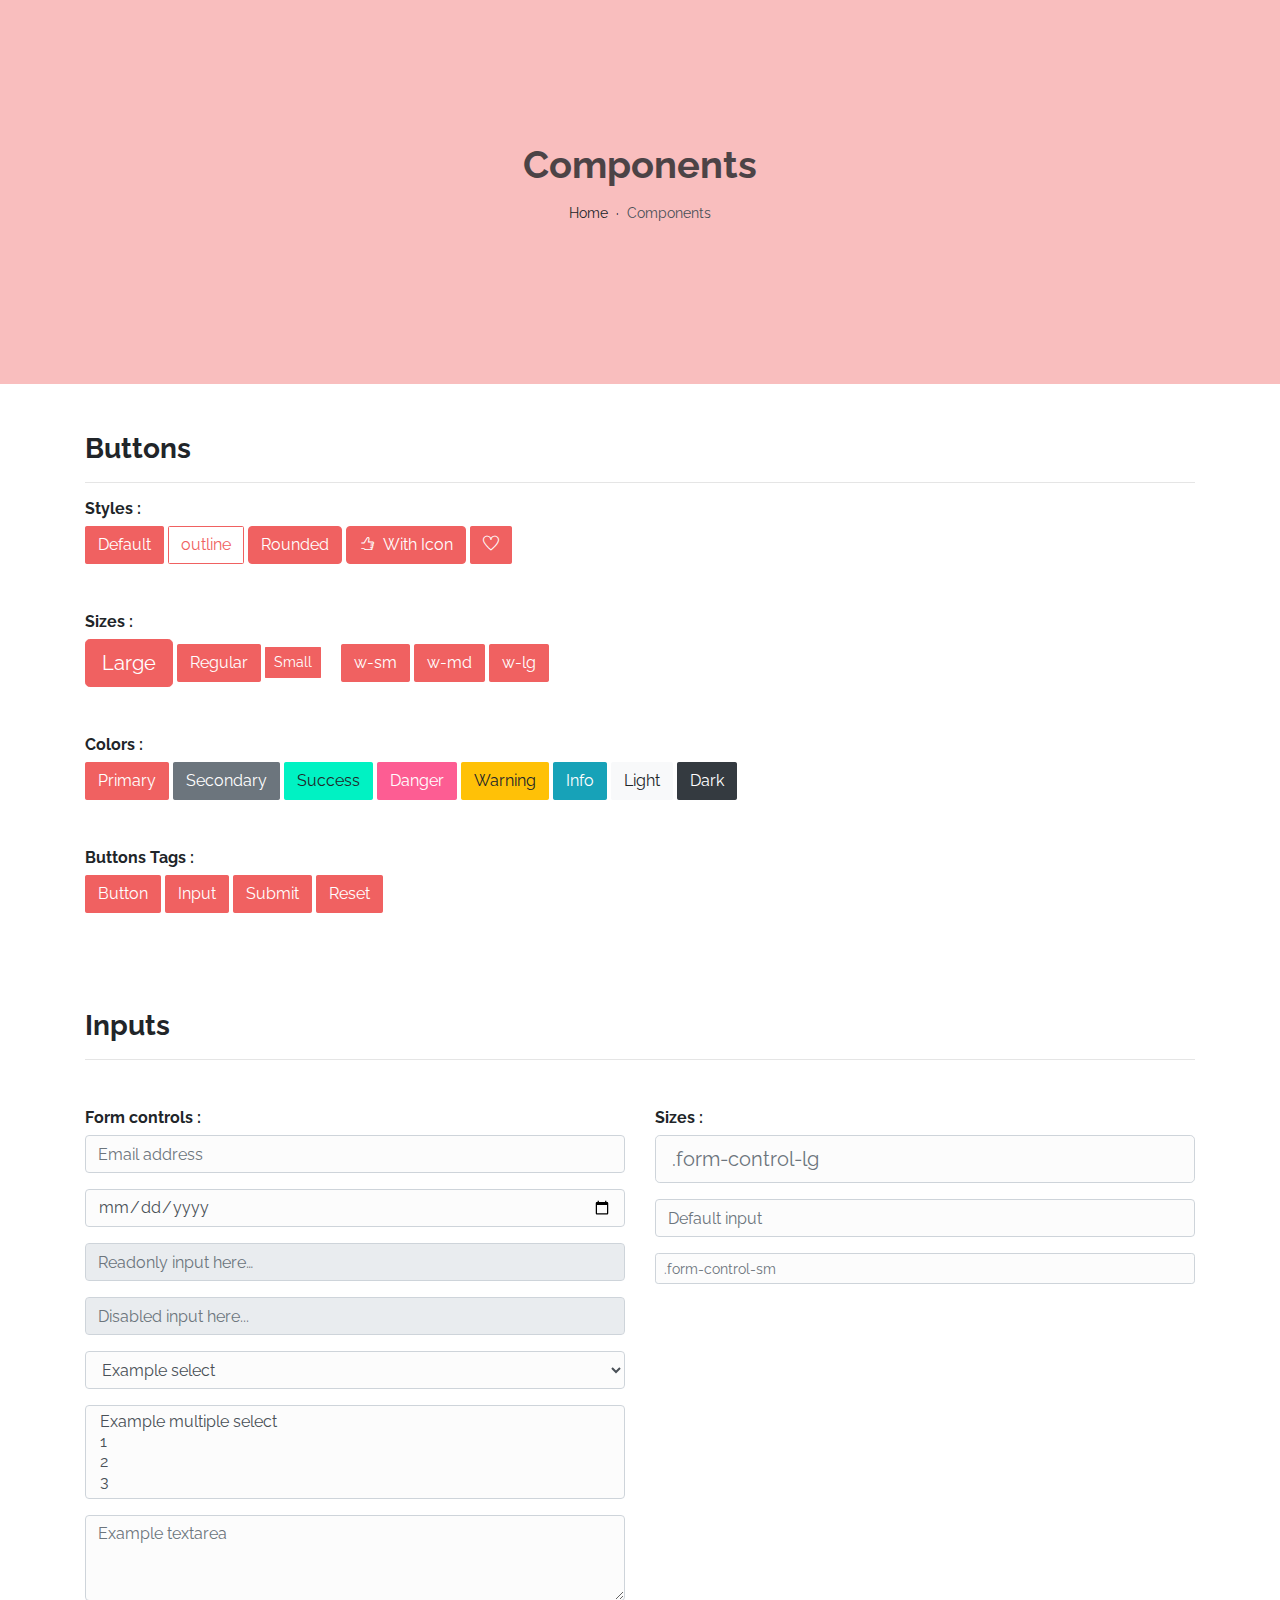
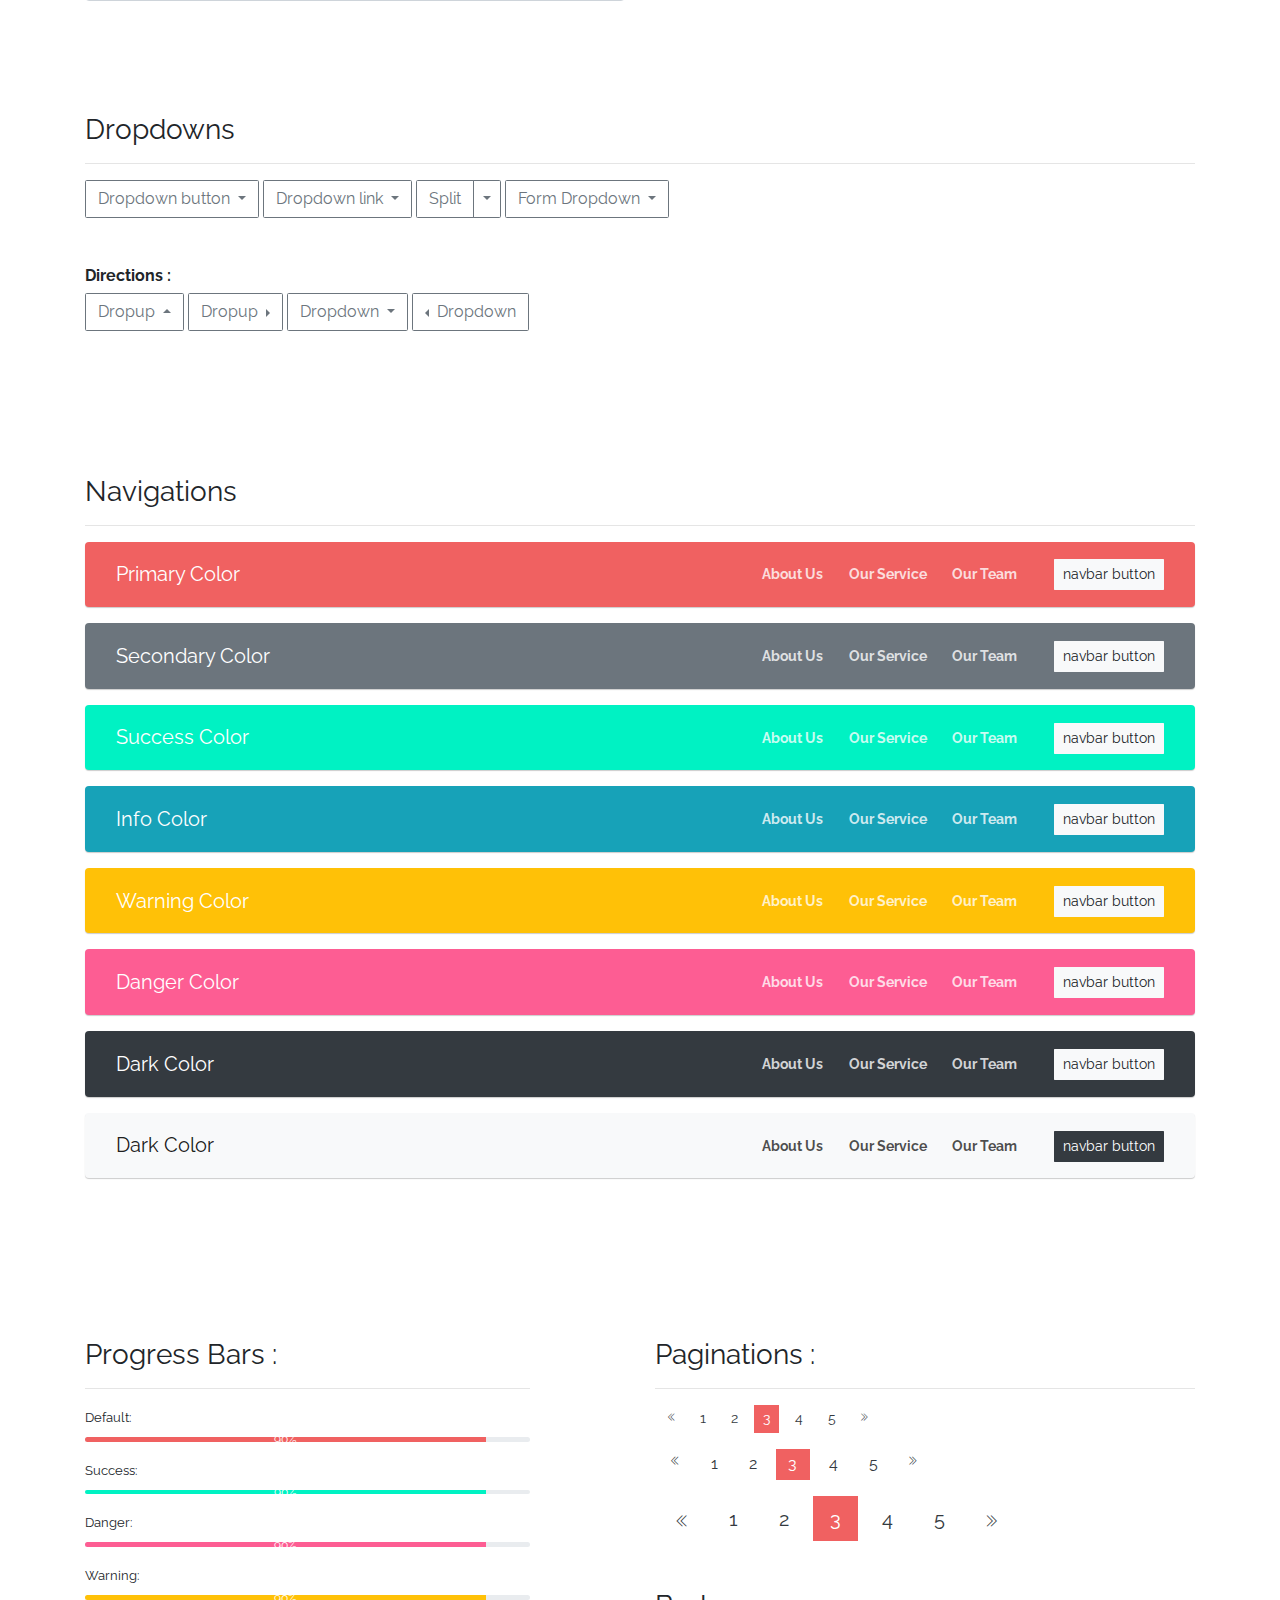
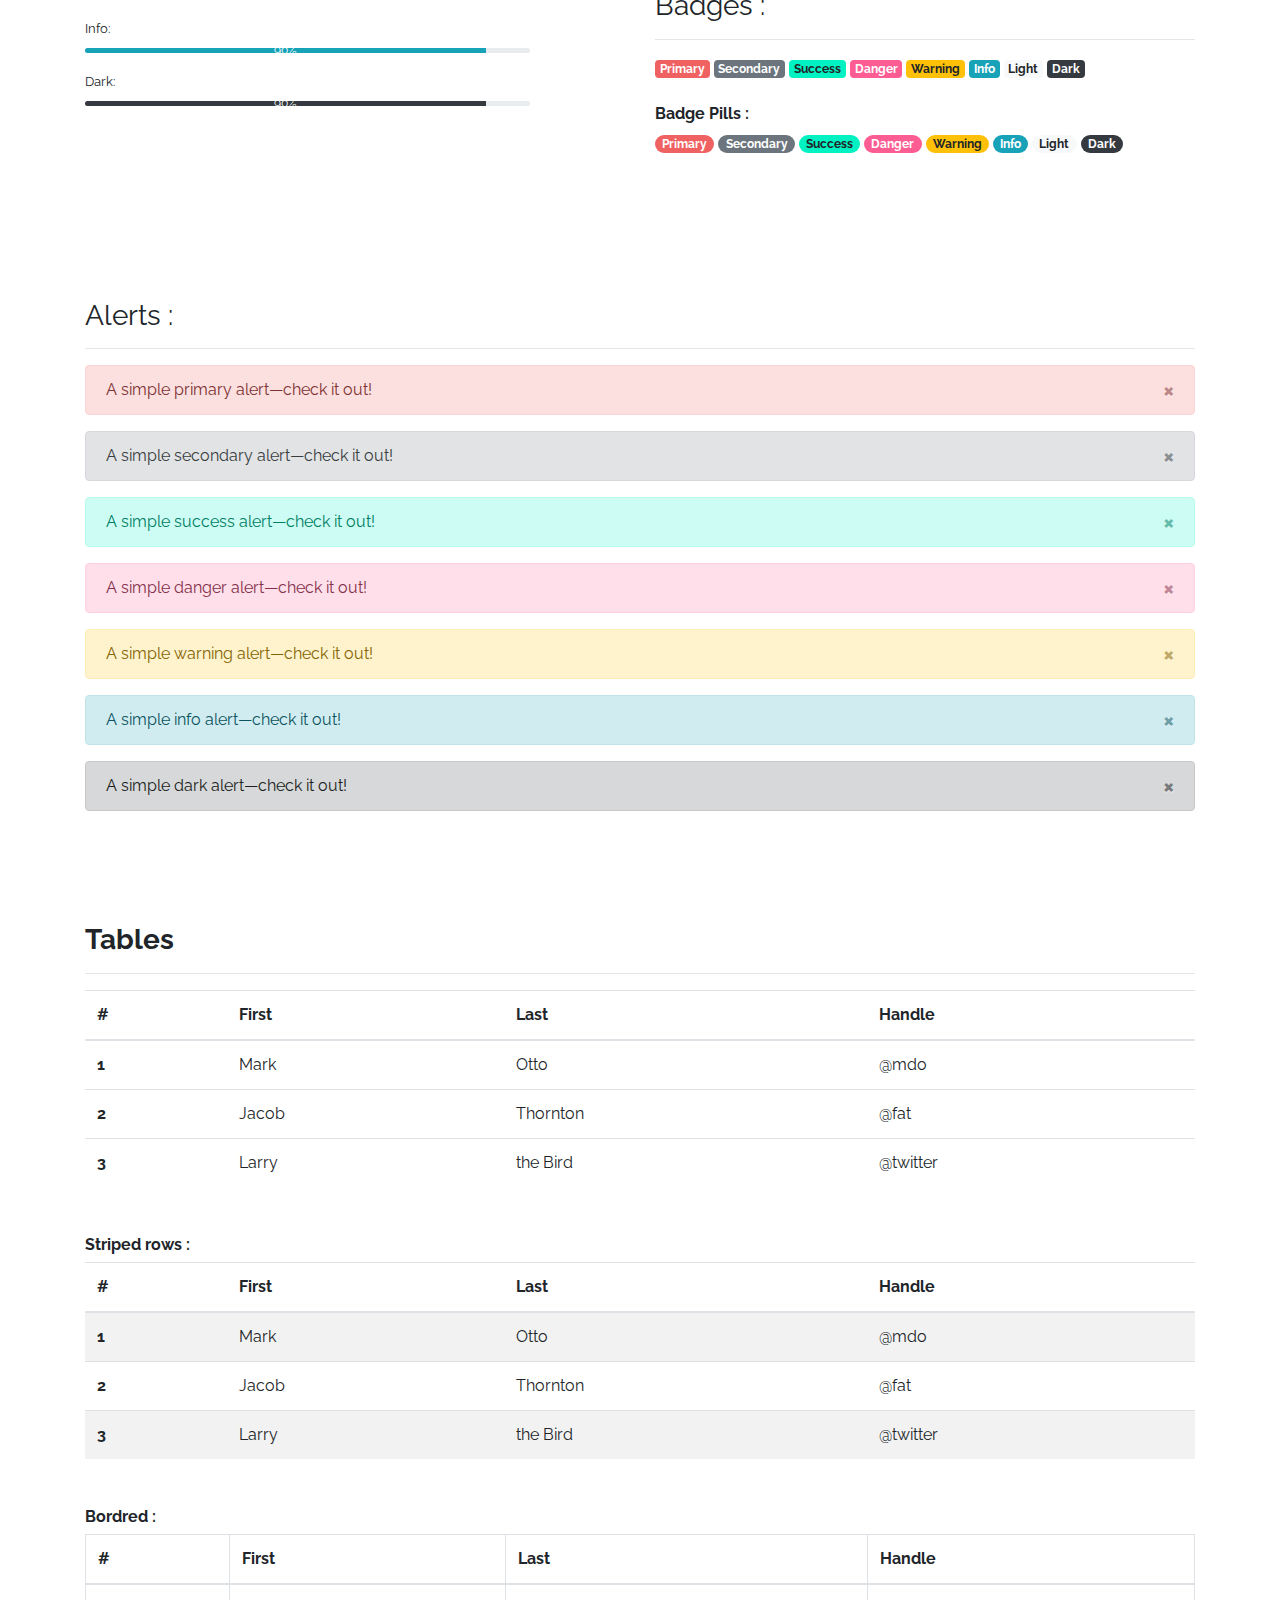
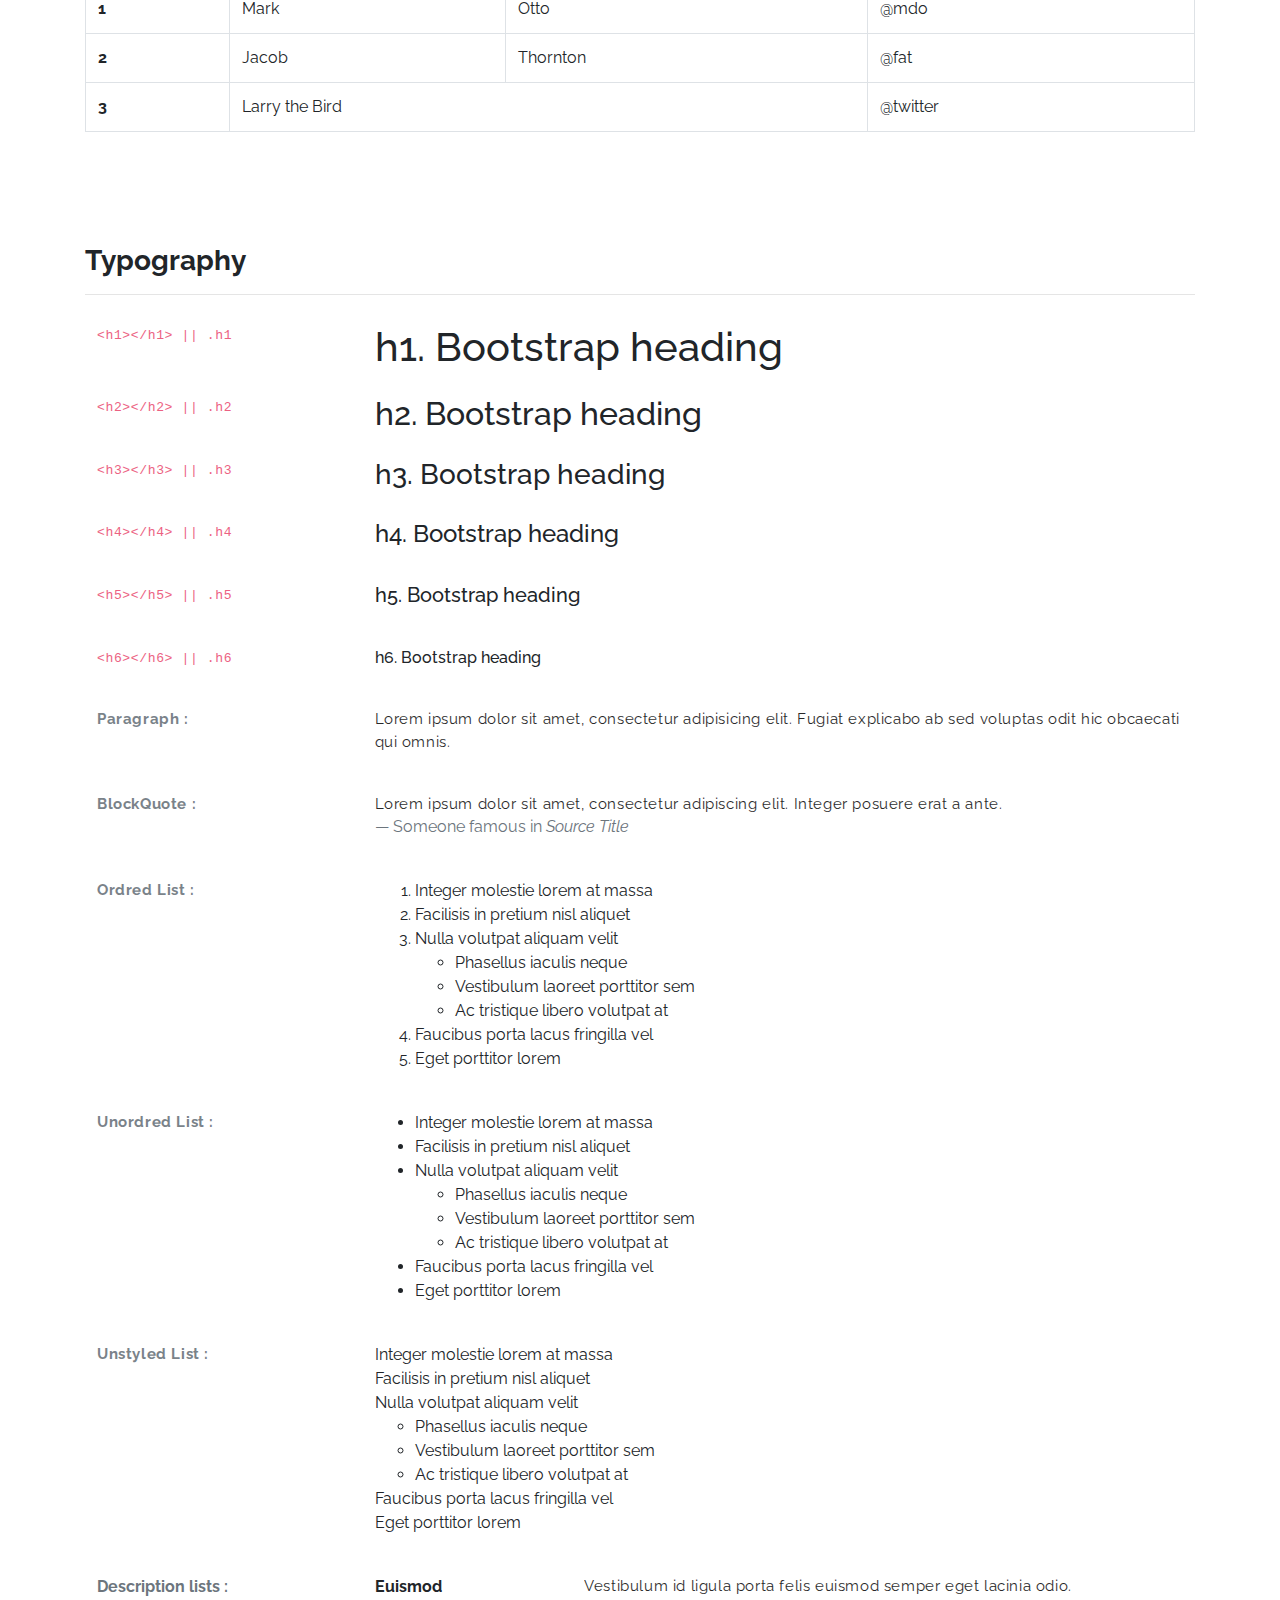
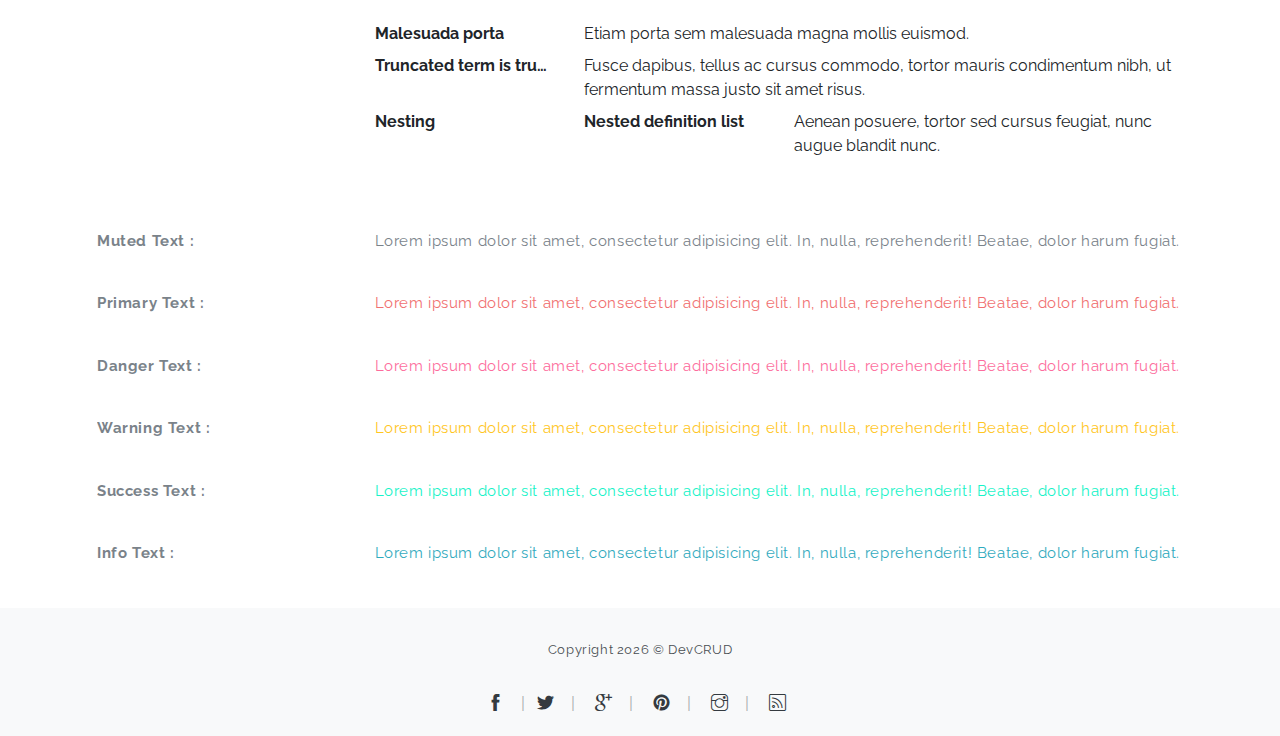
<file: docs/components.html>
<!DOCTYPE html>
<html lang="en">
<head>
   <meta charset="utf-8">
    <meta name="viewport" content="width=device-width, initial-scale=1, shrink-to-fit=no">
    <meta name="description" content="Start your development with Ollie landing page.">
    <meta name="author" content="Devcrud">
    <title>Ollie Landing page | Components</title>
   <!-- font icons -->
   <link rel="stylesheet" href="assets/vendors/themify-icons/css/themify-icons.css">
   <!-- Bootstrap + Steller  -->
   <link rel="stylesheet" href="assets/css/ollie.css">
</head>
<body>

   <!-- Page Header -->
   <header class="header header-mini"> 
      <div class="header-title">Components</div> 
      <nav aria-label="breadcrumb">
         <ol class="breadcrumb">
            <li class="breadcrumb-item"><a href="/">Home</a></li>
            <li class="breadcrumb-item active" aria-current="page">Components</li>
         </ol>
      </nav>
   </header> <!-- End Of Page Header -->

   <!-- main content -->
   <div class="container">

      <!-- Buttons -->
      <h3 class="mt-5">Buttons</h3>
      <hr>
      <h6 class="section-secondary-title">Styles :</h6>
      <button class="btn btn-primary">Default</button>
      <button class="btn btn-outline-primary">outline</button>
      <button class="btn btn-primary rounded">Rounded</button>
      <button class="btn btn-primary rounded"><i class="ti-thumb-up pr-1"></i> With Icon</button>
      <button class="btn btn-primary circle"><i class="ti-heart"></i></button>

      <h6 class="section-secondary-title mt-5">Sizes :</h6>
      <button class="btn btn-primary btn-lg">Large</button>
      <button class="btn btn-primary ">Regular</button>
      <button class="btn btn-primary btn-sm">Small</button>
      <button class="btn btn-primary w-sm ml-3">w-sm</button>
      <button class="btn btn-primary w-md">w-md</button>
      <button class="btn btn-primary w-lg">w-lg</button>

      <h6 class="section-secondary-title mt-5">Colors :</h6>          
      <button type="button" class="btn btn-primary">Primary</button>
      <button type="button" class="btn btn-secondary">Secondary</button>
      <button type="button" class="btn btn-success">Success</button>
      <button type="button" class="btn btn-danger">Danger</button>
      <button type="button" class="btn btn-warning">Warning</button>
      <button type="button" class="btn btn-info">Info</button>
      <button type="button" class="btn btn-light">Light</button>
      <button type="button" class="btn btn-dark">Dark</button>

      <h6 class="section-secondary-title mt-5">Buttons Tags :</h6>
      <button class="btn btn-primary" type="submit">Button</button>
      <input class="btn btn-primary" type="button" value="Input">
      <input class="btn btn-primary" type="submit" value="Submit">
      <input class="btn btn-primary" type="reset" value="Reset">
      
      <!-- devider -->
      <div class="py-5"></div>

      <!-- Inputs -->
      <h3>Inputs</h3>
      <hr>
      <div class="row mt-5">
         <div class="col-md-6">
            <h6 class="section-secondary-title">Form controls :</h6>        
            <div class="form-group">
               <input type="email" class="form-control" id="exampleFormControlInput1" placeholder="Email address">
            </div>
            <div class="form-group">
               <input type="date" class="form-control" id="exampleFormControlInput1" placeholder="Date">
            </div>
            <div class="form-group">
               <input class="form-control" type="text" placeholder="Readonly input here…" readonly>
            </div>
            <div class="form-group">
               <input class="form-control" id="disabledInput" type="text" placeholder="Disabled input here..." disabled>
            </div>
            <div class="form-group">
               <select class="form-control" id="exampleFormControlSelect1">
                  <option>Example select</option>
                  <option>1</option>
                  <option>2</option>
                  <option>3</option>
                  <option>4</option>
                  <option>5</option>
               </select>
            </div>
            <div class="form-group">
               <select multiple class="form-control" id="exampleFormControlSelect2">
                  <option>Example multiple select</option>
                  <option>1</option>
                  <option>2</option>
                  <option>3</option>
                  <option>4</option>
                  <option>5</option>
               </select>
            </div>
            <div class="form-group">
               <textarea class="form-control" id="exampleFormControlTextarea1" rows="3" placeholder="Example textarea"></textarea>
            </div>
         </div>
         <div class="col-md-6">
            <h6 class="section-secondary-title">Sizes :</h6>    
            <div class="form-group">
               <input class="form-control form-control-lg" type="text" placeholder=".form-control-lg">             
            </div>
            <div class="form-group">
               <input class="form-control" type="text" placeholder="Default input">
            </div>
            <div class="form-group">
               <input class="form-control form-control-sm" type="text" placeholder=".form-control-sm"> 
            </div>
         </div>
      </div> <!-- end of inputs -->   

      <!-- devider -->
      <div class="py-5"></div>             

      <!-- Dropdowns -->
      <h3 class="components-section-title font-weight-normal">Dropdowns</h3>
      <hr>
      <div class="dropdown d-inline-block">
         <button class="btn btn-outline-secondary dropdown-toggle" type="button" id="dropdownMenuButton" data-toggle="dropdown" aria-haspopup="true" aria-expanded="false">
         Dropdown button
         </button>
         <div class="dropdown-menu" aria-labelledby="dropdownMenuButton">
         <a class="dropdown-item" href="#">Action</a>
         <a class="dropdown-item" href="#">Another action</a>
         <a class="dropdown-item" href="#">Something else here</a>
         </div>
      </div>
      <div class="dropdown d-inline-block">
         <a class="btn btn-outline-secondary dropdown-toggle" href="#" role="button" id="dropdownMenuLink" data-toggle="dropdown" aria-haspopup="true" aria-expanded="false">
            Dropdown link
         </a>
         <div class="dropdown-menu" aria-labelledby="dropdownMenuLink">
            <a class="dropdown-item" href="#">Action</a>
            <a class="dropdown-item" href="#">Another action</a>
            <a class="dropdown-item" href="#">Something else here</a>
         </div>
      </div>
      <div class="btn-group">
         <button type="button" class="btn btn-outline-secondary">Split</button>
         <button type="button" class="btn btn-outline-secondary dropdown-toggle dropdown-toggle-split" data-toggle="dropdown" aria-haspopup="true" aria-expanded="false">
         <span class="sr-only">Toggle Dropdown</span>
         </button>
         <div class="dropdown-menu">
            <a class="dropdown-item" href="#">Action</a>
            <a class="dropdown-item" href="#">Another action</a>
            <a class="dropdown-item" href="#">Something else here</a>
            <div class="dropdown-divider"></div>
            <a class="dropdown-item" href="#">Separated link</a>
         </div>
      </div>
      <div class="btn-group">
         <button class="btn btn-outline-secondary dropdown-toggle" type="button" id="dropdownMenuButton" data-toggle="dropdown" aria-haspopup="true" aria-expanded="false">
            Form Dropdown
         </button>
         <div class="dropdown-menu form">
            <form class="px-4 py-3">
               <div class="form-group">
                  <input type="email" class="form-control" id="exampleDropdownFormEmail1" placeholder="email@example.com">
               </div>
               <div class="form-group">
                  <input type="password" class="form-control" id="exampleDropdownFormPassword1" placeholder="Password">
               </div>
               <div class="form-check mb-3">
                  <input type="checkbox" class="form-check-input" id="dropdownCheck">
                  <label class="form-check-label" for="dropdownCheck">
                     Remember me
                  </label>
               </div>
               <button type="submit" class="btn btn-primary btn-block">Sign in</button>
            </form>
            <div class="dropdown-divider"></div>
            <a class="dropdown-item" href="#"><small>New around here? Sign up</small></a>
            <a class="dropdown-item" href="#"><small>Forgot password?</small></a>
         </div>
      </div>       
      <h6 class="section-secondary-title mt-5">Directions :</h6>  
      <div class="btn-group dropup">
         <button type="button" class="btn btn-outline-secondary dropdown-toggle" data-toggle="dropdown" aria-haspopup="true" aria-expanded="false">
            Dropup
         </button>
         <div class="dropdown-menu">
            <a class="dropdown-item" href="#">Action</a>
            <a class="dropdown-item" href="#">Another action</a>
            <a class="dropdown-item" href="#">Something else here</a>
            <div class="dropdown-divider"></div>
            <a class="dropdown-item" href="#">Separated link</a>
         </div>
      </div>
      <div class="btn-group dropright">
         <button type="button" class="btn btn-outline-secondary dropdown-toggle" data-toggle="dropdown" aria-haspopup="true" aria-expanded="false">
            Dropup
         </button>
         <div class="dropdown-menu">
            <a class="dropdown-item" href="#">Action</a>
            <a class="dropdown-item" href="#">Another action</a>
            <a class="dropdown-item" href="#">Something else here</a>
            <div class="dropdown-divider"></div>
            <a class="dropdown-item" href="#">Separated link</a>
         </div>
      </div>
      <div class="btn-group">
         <button type="button" class="btn btn-outline-secondary dropdown-toggle" data-toggle="dropdown" aria-haspopup="true" aria-expanded="false">
            Dropdown
         </button>
         <div class="dropdown-menu">
            <a class="dropdown-item" href="#">Action</a>
            <a class="dropdown-item" href="#">Another action</a>
            <a class="dropdown-item" href="#">Something else here</a>
            <div class="dropdown-divider"></div>
            <a class="dropdown-item" href="#">Separated link</a>
         </div>
      </div>
      <div class="btn-group dropleft">
         <button type="button" class="btn btn-outline-secondary dropdown-toggle" data-toggle="dropdown" aria-haspopup="true" aria-expanded="false">
            Dropdown
         </button>
         <div class="dropdown-menu">
            <a class="dropdown-item" href="#">Action</a>
            <a class="dropdown-item" href="#">Another action</a>
            <a class="dropdown-item" href="#">Something else here</a>
            <div class="dropdown-divider"></div>
            <a class="dropdown-item" href="#">Separated link</a>
         </div>
      </div> <!-- end of Dropdowns -->  

      <!-- devider -->
      <div class="py-5"></div>   

      <!-- navbars -->
      <h3 class="components-section-title font-weight-normal mt-5">Navigations</h3>
      <hr>
      <nav class="navbar navbar-expand-sm navbar-dark bg-primary rounded shadow mb-3">
         <div class="container">
            <a class="navbar-brand" href="#">Primary Color</a>
            <button class="navbar-toggler ml-auto" type="button" data-toggle="collapse" data-target="#navbarSupportedContent" aria-controls="navbarSupportedContent" aria-expanded="false" aria-label="Toggle navigation">
            <span class="navbar-toggler-icon"></span>
            </button>
            <div class="collapse navbar-collapse" id="navbarSupportedContent">
               <ul class="navbar-nav ml-auto"> 
                  <li class="nav-item">
                     <a class="nav-link" href="#about">About Us</a>
                  </li>
                  <li class="nav-item">
                     <a class="nav-link" href="#service">Our Service</a>
                  </li>
                  <li class="nav-item">
                     <a class="nav-link" href="#team">Our Team</a>
                  </li>
                  <li class="nav-item">
                     <a href="#book-table" class="ml-4 mt-1 btn btn-light btn-sm">navbar button</a>
                  </li>
               </ul>                       
            </div>
         </div>
      </nav>
      <nav class="navbar navbar-expand-sm navbar-dark bg-secondary rounded shadow mb-3">
         <div class="container">
            <a class="navbar-brand" href="#">Secondary Color</a>
            <button class="navbar-toggler ml-auto" type="button" data-toggle="collapse" data-target="#navbarSupportedContent" aria-controls="navbarSupportedContent" aria-expanded="false" aria-label="Toggle navigation">
            <span class="navbar-toggler-icon"></span>
            </button>
            <div class="collapse navbar-collapse" id="navbarSupportedContent">
               <ul class="navbar-nav ml-auto"> 
                  <li class="nav-item">
                     <a class="nav-link" href="#about">About Us</a>
                  </li>
                  <li class="nav-item">
                     <a class="nav-link" href="#service">Our Service</a>
                  </li>
                  <li class="nav-item">
                     <a class="nav-link" href="#team">Our Team</a>
                  </li>
                  <li class="nav-item">
                     <a href="#book-table" class="ml-4 mt-1 btn btn-light btn-sm">navbar button</a>
                  </li>
               </ul>                       
            </div>
         </div>
      </nav>
      <nav class="navbar navbar-expand-sm navbar-dark bg-success rounded shadow mb-3">
         <div class="container">
            <a class="navbar-brand" href="#">Success Color</a>
            <button class="navbar-toggler ml-auto" type="button" data-toggle="collapse" data-target="#navbarSupportedContent" aria-controls="navbarSupportedContent" aria-expanded="false" aria-label="Toggle navigation">
            <span class="navbar-toggler-icon"></span>
            </button>
            <div class="collapse navbar-collapse" id="navbarSupportedContent">
               <ul class="navbar-nav ml-auto"> 
                  <li class="nav-item">
                     <a class="nav-link" href="#about">About Us</a>
                  </li>
                  <li class="nav-item">
                     <a class="nav-link" href="#service">Our Service</a>
                  </li>
                  <li class="nav-item">
                     <a class="nav-link" href="#team">Our Team</a>
                  </li>
                  <li class="nav-item">
                     <a href="#book-table" class="ml-4 mt-1 btn btn-light btn-sm">navbar button</a>
                  </li>
               </ul>                       
            </div>
         </div>
      </nav>
      <nav class="navbar navbar-expand-sm navbar-dark bg-info rounded shadow mb-3">
         <div class="container">
            <a class="navbar-brand" href="#">Info Color</a>
            <button class="navbar-toggler ml-auto" type="button" data-toggle="collapse" data-target="#navbarSupportedContent" aria-controls="navbarSupportedContent" aria-expanded="false" aria-label="Toggle navigation">
            <span class="navbar-toggler-icon"></span>
            </button>
            <div class="collapse navbar-collapse" id="navbarSupportedContent">
               <ul class="navbar-nav ml-auto"> 
                  <li class="nav-item">
                     <a class="nav-link" href="#about">About Us</a>
                  </li>
                  <li class="nav-item">
                     <a class="nav-link" href="#service">Our Service</a>
                  </li>
                  <li class="nav-item">
                     <a class="nav-link" href="#team">Our Team</a>
                  </li>
                  <li class="nav-item">
                     <a href="#book-table" class="ml-4 mt-1 btn btn-light btn-sm">navbar button</a>
                  </li>
               </ul>                       
            </div>
         </div>
      </nav>
      <nav class="navbar navbar-expand-sm navbar-dark bg-warning rounded shadow mb-3">
         <div class="container">
            <a class="navbar-brand" href="#">Warning Color</a>
            <button class="navbar-toggler ml-auto" type="button" data-toggle="collapse" data-target="#navbarSupportedContent" aria-controls="navbarSupportedContent" aria-expanded="false" aria-label="Toggle navigation">
            <span class="navbar-toggler-icon"></span>
            </button>
            <div class="collapse navbar-collapse" id="navbarSupportedContent">
               <ul class="navbar-nav ml-auto"> 
                  <li class="nav-item">
                     <a class="nav-link" href="#about">About Us</a>
                  </li>
                  <li class="nav-item">
                     <a class="nav-link" href="#service">Our Service</a>
                  </li>
                  <li class="nav-item">
                     <a class="nav-link" href="#team">Our Team</a>
                  </li>
                  <li class="nav-item">
                     <a href="#book-table" class="ml-4 mt-1 btn btn-light btn-sm">navbar button</a>
                  </li>
               </ul>                       
            </div>
         </div>
      </nav>
      <nav class="navbar navbar-expand-sm navbar-dark bg-danger rounded shadow mb-3">
         <div class="container">
            <a class="navbar-brand" href="#">Danger Color</a>
            <button class="navbar-toggler ml-auto" type="button" data-toggle="collapse" data-target="#navbarSupportedContent" aria-controls="navbarSupportedContent" aria-expanded="false" aria-label="Toggle navigation">
            <span class="navbar-toggler-icon"></span>
            </button>
            <div class="collapse navbar-collapse" id="navbarSupportedContent">
               <ul class="navbar-nav ml-auto"> 
                  <li class="nav-item">
                     <a class="nav-link" href="#about">About Us</a>
                  </li>
                  <li class="nav-item">
                     <a class="nav-link" href="#service">Our Service</a>
                  </li>
                  <li class="nav-item">
                     <a class="nav-link" href="#team">Our Team</a>
                  </li>
                  <li class="nav-item">
                     <a href="#book-table" class="ml-4 mt-1 btn btn-light btn-sm">navbar button</a>
                  </li>
               </ul>                       
            </div>
         </div>
      </nav>
      <nav class="navbar navbar-expand-sm navbar-dark bg-dark rounded shadow mb-3">
         <div class="container">
            <a class="navbar-brand" href="#">Dark Color</a>
            <button class="navbar-toggler ml-auto" type="button" data-toggle="collapse" data-target="#navbarSupportedContent" aria-controls="navbarSupportedContent" aria-expanded="false" aria-label="Toggle navigation">
            <span class="navbar-toggler-icon"></span>
            </button>
            <div class="collapse navbar-collapse" id="navbarSupportedContent">
               <ul class="navbar-nav ml-auto"> 
                  <li class="nav-item">
                     <a class="nav-link" href="#about">About Us</a>
                  </li>
                  <li class="nav-item">
                     <a class="nav-link" href="#service">Our Service</a>
                  </li>
                  <li class="nav-item">
                     <a class="nav-link" href="#team">Our Team</a>
                  </li>
                  <li class="nav-item">
                     <a href="#book-table" class="ml-4 mt-1 btn btn-light btn-sm">navbar button</a>
                  </li>
               </ul>                       
            </div>
         </div>
      </nav>
      <nav class="navbar navbar-expand-sm navbar-light bg-light rounded shadow mb-3">
         <div class="container">
            <a class="navbar-brand" href="#">Dark Color</a>
            <button class="navbar-toggler ml-auto" type="button" data-toggle="collapse" data-target="#navbarSupportedContent" aria-controls="navbarSupportedContent" aria-expanded="false" aria-label="Toggle navigation">
            <span class="navbar-toggler-icon"></span>
            </button>
            <div class="collapse navbar-collapse" id="navbarSupportedContent">
               <ul class="navbar-nav ml-auto"> 
                  <li class="nav-item">
                     <a class="nav-link" href="#about">About Us</a>
                  </li>
                  <li class="nav-item">
                     <a class="nav-link" href="#service">Our Service</a>
                  </li>
                  <li class="nav-item">
                     <a class="nav-link" href="#team">Our Team</a>
                  </li>
                  <li class="nav-item">
                     <a href="#book-table" class="ml-4 mt-1 btn btn-dark btn-sm">navbar button</a>
                  </li>
               </ul>                       
            </div>
         </div>
      </nav>
      <!-- End of navbars -->

      <!-- devider -->
      <div class="py-5"></div>   
      
      <!-- progress bars -->
      <div class="row justify-content-between">
         <div class="col-md-5">
            <h3 class="components-section-title font-weight-normal mt-5">Progress Bars :</h3>
            <hr>
            <small>Default: </small>
            <div class="progress mt-2 mb-3">
               <div class="progress-bar" role="progressbar" style="width: 90%" aria-valuenow="25" aria-valuemin="0" aria-valuemax="100"><span>90%</span></div>
            </div>
            <small>Success:</small>
            <div class="progress mt-2 mb-3">
               <div class="progress-bar bg-success" role="progressbar" style="width: 90%" aria-valuenow="25" aria-valuemin="0" aria-valuemax="100"><span>90%</span></div>
            </div>
            <small>Danger:</small>
            <div class="progress mt-2 mb-3">
               <div class="progress-bar bg-danger" role="progressbar" style="width: 90%" aria-valuenow="25" aria-valuemin="0" aria-valuemax="100"><span>90%</span></div>
            </div>
            <small>Warning:</small>
            <div class="progress mt-2 mb-3">
               <div class="progress-bar bg-warning" role="progressbar" style="width: 90%" aria-valuenow="25" aria-valuemin="0" aria-valuemax="100"><span>90%</span></div>
            </div>
            <small>Info:</small>
            <div class="progress mt-2 mb-3">
               <div class="progress-bar bg-info" role="progressbar" style="width: 90%" aria-valuenow="25" aria-valuemin="0" aria-valuemax="100"><span>90%</span></div>
            </div>
            <small>Dark:</small>
            <div class="progress mt-2 mb-3">
               <div class="progress-bar bg-dark" role="progressbar" style="width: 90%" aria-valuenow="25" aria-valuemin="0" aria-valuemax="100"><span>90%</span></div>
            </div>
         </div>
         <div class="col-md-6">
            <h3 class="components-section-title font-weight-normal mt-5">Paginations :</h3>
            <hr>
            <nav aria-label="Page navigation example">
               <ul class="pagination pagination-sm">
                  <li class="page-item"><a class="page-link" href="#"><i class="ti-angle-double-left"></i></a></li>
                  <li class="page-item"><a class="page-link" href="#">1</a></li>
                  <li class="page-item"><a class="page-link" href="#">2</a></li>
                  <li class="page-item active"><a class="page-link" href="#">3</a></li>
                  <li class="page-item"><a class="page-link" href="#">4</a></li>
                  <li class="page-item"><a class="page-link" href="#">5</a></li>
                  <li class="page-item"><a class="page-link" href="#"><i class="ti-angle-double-right"></i></a></li>
               </ul>
            </nav>
            <nav aria-label="Page navigation example">
               <ul class="pagination">
               <li class="page-item"><a class="page-link" href="#"><i class="ti-angle-double-left"></i></a></li>
                  <li class="page-item"><a class="page-link" href="#">1</a></li>
                  <li class="page-item"><a class="page-link" href="#">2</a></li>
                  <li class="page-item active"><a class="page-link" href="#">3</a></li>
                  <li class="page-item"><a class="page-link" href="#">4</a></li>
                  <li class="page-item"><a class="page-link" href="#">5</a></li>
                  <li class="page-item"><a class="page-link" href="#"><i class="ti-angle-double-right"></i></a></li>
               </ul>
            </nav>
            <nav aria-label="Page navigation example">
               <ul class="pagination pagination-lg">
                  <li class="page-item"><a class="page-link" href="#"><i class="ti-angle-double-left"></i></a></li>
                  <li class="page-item"><a class="page-link" href="#">1</a></li>
                  <li class="page-item"><a class="page-link" href="#">2</a></li>
                  <li class="page-item active"><a class="page-link" href="#">3</a></li>
                  <li class="page-item"><a class="page-link" href="#">4</a></li>
                  <li class="page-item"><a class="page-link" href="#">5</a></li>
                  <li class="page-item"><a class="page-link" href="#"><i class="ti-angle-double-right"></i></a></li>
               </ul>
            </nav>

            <!-- Badges -->
            <h3 class="components-section-title font-weight-normal mt-5">Badges :</h3>
            <hr>
            <span class="badge badge-primary">Primary</span>
            <span class="badge badge-secondary">Secondary</span>
            <span class="badge badge-success">Success</span>
            <span class="badge badge-danger">Danger</span>
            <span class="badge badge-warning">Warning</span>
            <span class="badge badge-info">Info</span>
            <span class="badge badge-light">Light</span>
            <span class="badge badge-dark">Dark</span>
            <h6 class="section-secondary-title mt-4 mb-2">Badge Pills :</h6>
            <span class="badge badge-pill badge-primary">Primary</span>
            <span class="badge badge-pill badge-secondary">Secondary</span>
            <span class="badge badge-pill badge-success">Success</span>
            <span class="badge badge-pill badge-danger">Danger</span>
            <span class="badge badge-pill badge-warning">Warning</span>
            <span class="badge badge-pill badge-info">Info</span>
            <span class="badge badge-pill badge-light">Light</span>
            <span class="badge badge-pill badge-dark">Dark</span>
         </div>
      </div> <!-- End of Progress bars -->

      <!-- devider -->
      <div class="py-5"></div>  

      <!-- Alerts -->
      <h3 class="components-section-title font-weight-normal mt-5">Alerts :</h3>
      <hr>
      <div class="alert alert-primary alert-dismissible fade show" role="alert">
         A simple primary alert—check it out!
         <button type="button" class="close" data-dismiss="alert" aria-label="Close">
            <span aria-hidden="true">&times;</span>
         </button>
      </div>
      <div class="alert alert-secondary alert-dismissible fade show" role="alert">
         A simple secondary alert—check it out!
         <button type="button" class="close" data-dismiss="alert" aria-label="Close">
            <span aria-hidden="true">&times;</span>
         </button>
      </div>
      <div class="alert alert-success alert-dismissible fade show" role="alert">
         A simple success alert—check it out!
         <button type="button" class="close" data-dismiss="alert" aria-label="Close">
            <span aria-hidden="true">&times;</span>
         </button>
      </div>
      <div class="alert alert-danger alert-dismissible fade show" role="alert">
         A simple danger alert—check it out!
         <button type="button" class="close" data-dismiss="alert" aria-label="Close">
            <span aria-hidden="true">&times;</span>
         </button>
      </div>
      <div class="alert alert-warning alert-dismissible fade show" role="alert">
         A simple warning alert—check it out!
         <button type="button" class="close" data-dismiss="alert" aria-label="Close">
            <span aria-hidden="true">&times;</span>
         </button>
      </div>
      <div class="alert alert-info alert-dismissible fade show" role="alert">
         A simple info alert—check it out!
         <button type="button" class="close" data-dismiss="alert" aria-label="Close">
            <span aria-hidden="true">&times;</span>
         </button>
      </div>
      <div class="alert alert-dark alert-dismissible fade show" role="alert">
         A simple dark alert—check it out!
         <button type="button" class="close" data-dismiss="alert" aria-label="Close">
            <span aria-hidden="true">&times;</span>
         </button>
      </div>
      <!-- end of alerts -->

      <!-- devider -->
      <div class="py-5"></div> 
   
      <!-- tables -->
      <h3 class="components-section-title">Tables</h3>
      <hr>
      <table class="table">
         <thead>
            <tr>
               <th scope="col">#</th>
               <th scope="col">First</th>
               <th scope="col">Last</th>
               <th scope="col">Handle</th>
            </tr>
         </thead>
         <tbody>
            <tr>
               <th scope="row">1</th>
               <td>Mark</td>
               <td>Otto</td>
               <td>@mdo</td>
            </tr>
            <tr>
               <th scope="row">2</th>
               <td>Jacob</td>
               <td>Thornton</td>
               <td>@fat</td>
            </tr>
            <tr>
               <th scope="row">3</th>
               <td>Larry</td>
               <td>the Bird</td>
               <td>@twitter</td>
            </tr>
         </tbody>
      </table>

      <h6 class="section-secondary-title mt-5">Striped rows :</h6>
      <table class="table table-striped">
         <thead>
            <tr>
               <th scope="col">#</th>
               <th scope="col">First</th>
               <th scope="col">Last</th>
               <th scope="col">Handle</th>
            </tr>
         </thead>
         <tbody>
            <tr>
               <th scope="row">1</th>
               <td>Mark</td>
               <td>Otto</td>
               <td>@mdo</td>
            </tr>
            <tr>
               <th scope="row">2</th>
               <td>Jacob</td>
               <td>Thornton</td>
               <td>@fat</td>
            </tr>
            <tr>
               <th scope="row">3</th>
               <td>Larry</td>
               <td>the Bird</td>
               <td>@twitter</td>
            </tr>
         </tbody>
      </table>

      <h6 class="section-secondary-title mt-5">Bordred :</h6>
      <table class="table table-bordered">
         <thead>
            <tr>
               <th scope="col">#</th>
               <th scope="col">First</th>
               <th scope="col">Last</th>
               <th scope="col">Handle</th>
            </tr>
         </thead>
         <tbody>
            <tr>
               <th scope="row">1</th>
               <td>Mark</td>
               <td>Otto</td>
               <td>@mdo</td>
            </tr>
            <tr>
               <th scope="row">2</th>
               <td>Jacob</td>
               <td>Thornton</td>
               <td>@fat</td>
            </tr>
            <tr>
               <th scope="row">3</th>
               <td colspan="2">Larry the Bird</td>
               <td>@twitter</td>
            </tr>
         </tbody>
      </table>
      <!-- end of tables -->

      <!-- devider -->
      <div class="py-5"></div> 

      <!-- typography -->
      <h3 class="components-section-title">Typography</h3>
      <hr>
      
      <table class="table table-borderless v-align-center">
         <tbody>
            <tr>
               <td>
                  <p><code class="highlighter-rouge">&lt;h1&gt;&lt;/h1&gt; || .h1</code></p>
               </td>
               <td class="w-75"><span class="h1">h1. Bootstrap heading</span></td>
            </tr>
            <tr>
               <td>
                  <p><code class="highlighter-rouge">&lt;h2&gt;&lt;/h2&gt; || .h2</code></p>
               </td>
               <td><span class="h2">h2. Bootstrap heading</span></td>
            </tr>
            <tr>
               <td>
                  <p><code class="highlighter-rouge">&lt;h3&gt;&lt;/h3&gt; || .h3</code></p>
               </td>
               <td><span class="h3">h3. Bootstrap heading</span></td>
            </tr>
            <tr>
               <td>
                  <p><code class="highlighter-rouge">&lt;h4&gt;&lt;/h4&gt; || .h4</code></p>
               </td>
               <td><span class="h4">h4. Bootstrap heading</span></td>
            </tr>
            <tr>
               <td>
                  <p><code class="highlighter-rouge">&lt;h5&gt;&lt;/h5&gt; || .h5</code></p>
               </td>
               <td><span class="h5">h5. Bootstrap heading</span></td>
            </tr>
            <tr>
               <td>
                  <p><code class="highlighter-rouge">&lt;h6&gt;&lt;/h6&gt; || .h6</code></p>
               </td>
               <td><span class="h6">h6. Bootstrap heading</span></td>
            </tr>
            <tr>
               <td>
                  <p class="font-weight-bold text-muted">Paragraph :</p>
               </td>
               <td><p>Lorem ipsum dolor sit amet, consectetur adipisicing elit. Fugiat explicabo ab sed voluptas odit hic obcaecati qui omnis.</p></td>
            </tr>
            <tr>
               <td>
                  <p class="font-weight-bold text-muted">BlockQuote :</p>
               </td>
               <td>
                  <blockquote class="blockquote">
                     <p class="mb-0">Lorem ipsum dolor sit amet, consectetur adipiscing elit. Integer posuere erat a ante.</p>
                     <footer class="blockquote-footer">Someone famous in <cite title="Source Title">Source Title</cite></footer>
                  </blockquote>
               </td>
            </tr>

            <tr>
               <td><p class="font-weight-bold text-muted">Ordred List :</p></td>
               <td>
                  <ol>
                     <li>Integer molestie lorem at massa</li>
                     <li>Facilisis in pretium nisl aliquet</li>
                     <li>Nulla volutpat aliquam velit
                        <ul>
                           <li>Phasellus iaculis neque</li>
                           <li>Vestibulum laoreet porttitor sem</li>
                           <li>Ac tristique libero volutpat at</li>
                        </ul>
                     </li>
                     <li>Faucibus porta lacus fringilla vel</li>
                     <li>Eget porttitor lorem</li>
                  </ol>
               </td>
            </tr>
            <tr>
               <td><p class="font-weight-bold text-muted">Unordred List :</p></td>
               <td>
                  <ul >
                     <li>Integer molestie lorem at massa</li>
                     <li>Facilisis in pretium nisl aliquet</li>
                     <li>Nulla volutpat aliquam velit
                        <ul>
                           <li>Phasellus iaculis neque</li>
                           <li>Vestibulum laoreet porttitor sem</li>
                           <li>Ac tristique libero volutpat at</li>
                        </ul>
                     </li>
                     <li>Faucibus porta lacus fringilla vel</li>
                     <li>Eget porttitor lorem</li>
                  </ul>
               </td>
            </tr>
            <tr>
               <td><p class="font-weight-bold text-muted">Unstyled List :</p></td>
               <td>
                  <ul class="list-unstyled">
                     <li>Integer molestie lorem at massa</li>
                     <li>Facilisis in pretium nisl aliquet</li>
                     <li>Nulla volutpat aliquam velit
                        <ul>
                           <li>Phasellus iaculis neque</li>
                           <li>Vestibulum laoreet porttitor sem</li>
                           <li>Ac tristique libero volutpat at</li>
                        </ul>
                     </li>
                     <li>Faucibus porta lacus fringilla vel</li>
                     <li>Eget porttitor lorem</li>
                  </ul>
               </td>
            </tr>
            <tr>
               <td class="font-weight-bold text-muted">Description lists : </td>
               <td>
                  <dl class="row">
                     <dt class="col-sm-3">Euismod</dt>
                     <dd class="col-sm-9">
                        <p>Vestibulum id ligula porta felis euismod semper eget lacinia odio.</p>
                     </dd>

                     <dt class="col-sm-3">Malesuada porta</dt>
                     <dd class="col-sm-9">Etiam porta sem malesuada magna mollis euismod.</dd>

                     <dt class="col-sm-3 text-truncate">Truncated term is truncated</dt>
                     <dd class="col-sm-9">Fusce dapibus, tellus ac cursus commodo, tortor mauris condimentum nibh, ut fermentum massa justo sit amet risus.</dd>

                     <dt class="col-sm-3">Nesting</dt>
                     <dd class="col-sm-9">
                        <dl class="row">
                           <dt class="col-sm-4">Nested definition list</dt>
                           <dd class="col-sm-8">Aenean posuere, tortor sed cursus feugiat, nunc augue blandit nunc.</dd>
                        </dl>
                     </dd>
                  </dl>
               </td>
            </tr>
            <tr>
               <td>
                  <p class="font-weight-bold text-muted">Muted Text :</p>
               </td>
               <td>
                  <p class="text-muted">Lorem ipsum dolor sit amet, consectetur adipisicing elit. In, nulla, reprehenderit! Beatae, dolor harum fugiat.</p>
               </td>
            </tr>
            <tr>
               <td>
                  <p class="font-weight-bold text-muted">Primary Text :</p>
               </td>
               <td>
                  <p class="text-primary">Lorem ipsum dolor sit amet, consectetur adipisicing elit. In, nulla, reprehenderit! Beatae, dolor harum fugiat.</p>
               </td>
            </tr>
            <tr>
               <td>
                  <p class="font-weight-bold text-muted">Danger Text :</p>
               </td>
               <td>
                  <p class="text-danger">Lorem ipsum dolor sit amet, consectetur adipisicing elit. In, nulla, reprehenderit! Beatae, dolor harum fugiat.</p>
               </td>
            </tr>
            <tr>
               <td>
                  <p class="font-weight-bold text-muted">Warning Text :</p>
               </td>
               <td>
                  <p class="text-warning">Lorem ipsum dolor sit amet, consectetur adipisicing elit. In, nulla, reprehenderit! Beatae, dolor harum fugiat.</p>
               </td>
            </tr>
            <tr>
               <td>
                  <p class="font-weight-bold text-muted">Success Text :</p>
               </td>
               <td>
                  <p class="text-success">Lorem ipsum dolor sit amet, consectetur adipisicing elit. In, nulla, reprehenderit! Beatae, dolor harum fugiat.</p>
               </td>
            </tr>
            <tr>
               <td>
                  <p class="font-weight-bold text-muted">Info Text :</p>
               </td>
               <td>
                  <p class="text-info">Lorem ipsum dolor sit amet, consectetur adipisicing elit. In, nulla, reprehenderit! Beatae, dolor harum fugiat.</p>
               </td>
            </tr>
         </tbody>
      </table>
   </div>
   <!-- end of typography -->

   <!-- Page Footer -->
    <footer class="footer py-4 bg-light"> 
        <div class="container text-center">
            <p class="mb-4 small">Copyright <script>document.write(new Date().getFullYear())</script> &copy; <a href="http://www.devcrud.com">DevCRUD</a></p>
            <div class="social-links">
                <a href="javascript:void(0)" class="text-dark"><i class="ti-facebook"></i></a>
                <a href="javascript:void(0)" class="text-dark"><i class="ti-twitter-alt"></i></a>
                <a href="javascript:void(0)" class="text-dark"><i class="ti-google"></i></a>
                <a href="javascript:void(0)" class="text-dark"><i class="ti-pinterest-alt"></i></a>
                <a href="javascript:void(0)" class="text-dark"><i class="ti-instagram"></i></a>
                <a href="javascript:void(0)" class="text-dark"><i class="ti-rss"></i></a>
            </div>
        </div>
    </footer>
    <!-- End of page footer -->
   
   <!-- core  -->
   <script src="assets/vendors/jquery/jquery-3.4.1.js"></script>
   <script src="assets/vendors/bootstrap/bootstrap.bundle.js"></script>

</body>
</html>
</file>
<file: docs/assets/vendors/themify-icons/css/themify-icons.css>
@font-face {
	font-family: 'themify';
	src:url("../fonts/themify.eot?-fvbane");
	src:url("../fonts/themify.eot?#iefix-fvbane") format("embedded-opentype"),
		url("../fonts/themify.woff?-fvbane") format("woff"),
		url("../fonts/themify.ttf?-fvbane") format("truetype"),
		url("../fonts/themify.svg?-fvbane#themify") format("svg");
	font-weight: normal;
	font-style: normal;
}

[class^="ti-"], [class*=" ti-"] {
	font-family: 'themify';
	speak: none;
	font-style: normal;
	font-weight: normal;
	font-variant: normal;
	text-transform: none;
	line-height: 1;

	/* Better Font Rendering =========== */
	-webkit-font-smoothing: antialiased;
	-moz-osx-font-smoothing: grayscale;
}

.ti-wand:before {
	content: "\e600";
}
.ti-volume:before {
	content: "\e601";
}
.ti-user:before {
	content: "\e602";
}
.ti-unlock:before {
	content: "\e603";
}
.ti-unlink:before {
	content: "\e604";
}
.ti-trash:before {
	content: "\e605";
}
.ti-thought:before {
	content: "\e606";
}
.ti-target:before {
	content: "\e607";
}
.ti-tag:before {
	content: "\e608";
}
.ti-tablet:before {
	content: "\e609";
}
.ti-star:before {
	content: "\e60a";
}
.ti-spray:before {
	content: "\e60b";
}
.ti-signal:before {
	content: "\e60c";
}
.ti-shopping-cart:before {
	content: "\e60d";
}
.ti-shopping-cart-full:before {
	content: "\e60e";
}
.ti-settings:before {
	content: "\e60f";
}
.ti-search:before {
	content: "\e610";
}
.ti-zoom-in:before {
	content: "\e611";
}
.ti-zoom-out:before {
	content: "\e612";
}
.ti-cut:before {
	content: "\e613";
}
.ti-ruler:before {
	content: "\e614";
}
.ti-ruler-pencil:before {
	content: "\e615";
}
.ti-ruler-alt:before {
	content: "\e616";
}
.ti-bookmark:before {
	content: "\e617";
}
.ti-bookmark-alt:before {
	content: "\e618";
}
.ti-reload:before {
	content: "\e619";
}
.ti-plus:before {
	content: "\e61a";
}
.ti-pin:before {
	content: "\e61b";
}
.ti-pencil:before {
	content: "\e61c";
}
.ti-pencil-alt:before {
	content: "\e61d";
}
.ti-paint-roller:before {
	content: "\e61e";
}
.ti-paint-bucket:before {
	content: "\e61f";
}
.ti-na:before {
	content: "\e620";
}
.ti-mobile:before {
	content: "\e621";
}
.ti-minus:before {
	content: "\e622";
}
.ti-medall:before {
	content: "\e623";
}
.ti-medall-alt:before {
	content: "\e624";
}
.ti-marker:before {
	content: "\e625";
}
.ti-marker-alt:before {
	content: "\e626";
}
.ti-arrow-up:before {
	content: "\e627";
}
.ti-arrow-right:before {
	content: "\e628";
}
.ti-arrow-left:before {
	content: "\e629";
}
.ti-arrow-down:before {
	content: "\e62a";
}
.ti-lock:before {
	content: "\e62b";
}
.ti-location-arrow:before {
	content: "\e62c";
}
.ti-link:before {
	content: "\e62d";
}
.ti-layout:before {
	content: "\e62e";
}
.ti-layers:before {
	content: "\e62f";
}
.ti-layers-alt:before {
	content: "\e630";
}
.ti-key:before {
	content: "\e631";
}
.ti-import:before {
	content: "\e632";
}
.ti-image:before {
	content: "\e633";
}
.ti-heart:before {
	content: "\e634";
}
.ti-heart-broken:before {
	content: "\e635";
}
.ti-hand-stop:before {
	content: "\e636";
}
.ti-hand-open:before {
	content: "\e637";
}
.ti-hand-drag:before {
	content: "\e638";
}
.ti-folder:before {
	content: "\e639";
}
.ti-flag:before {
	content: "\e63a";
}
.ti-flag-alt:before {
	content: "\e63b";
}
.ti-flag-alt-2:before {
	content: "\e63c";
}
.ti-eye:before {
	content: "\e63d";
}
.ti-export:before {
	content: "\e63e";
}
.ti-exchange-vertical:before {
	content: "\e63f";
}
.ti-desktop:before {
	content: "\e640";
}
.ti-cup:before {
	content: "\e641";
}
.ti-crown:before {
	content: "\e642";
}
.ti-comments:before {
	content: "\e643";
}
.ti-comment:before {
	content: "\e644";
}
.ti-comment-alt:before {
	content: "\e645";
}
.ti-close:before {
	content: "\e646";
}
.ti-clip:before {
	content: "\e647";
}
.ti-angle-up:before {
	content: "\e648";
}
.ti-angle-right:before {
	content: "\e649";
}
.ti-angle-left:before {
	content: "\e64a";
}
.ti-angle-down:before {
	content: "\e64b";
}
.ti-check:before {
	content: "\e64c";
}
.ti-check-box:before {
	content: "\e64d";
}
.ti-camera:before {
	content: "\e64e";
}
.ti-announcement:before {
	content: "\e64f";
}
.ti-brush:before {
	content: "\e650";
}
.ti-briefcase:before {
	content: "\e651";
}
.ti-bolt:before {
	content: "\e652";
}
.ti-bolt-alt:before {
	content: "\e653";
}
.ti-blackboard:before {
	content: "\e654";
}
.ti-bag:before {
	content: "\e655";
}
.ti-move:before {
	content: "\e656";
}
.ti-arrows-vertical:before {
	content: "\e657";
}
.ti-arrows-horizontal:before {
	content: "\e658";
}
.ti-fullscreen:before {
	content: "\e659";
}
.ti-arrow-top-right:before {
	content: "\e65a";
}
.ti-arrow-top-left:before {
	content: "\e65b";
}
.ti-arrow-circle-up:before {
	content: "\e65c";
}
.ti-arrow-circle-right:before {
	content: "\e65d";
}
.ti-arrow-circle-left:before {
	content: "\e65e";
}
.ti-arrow-circle-down:before {
	content: "\e65f";
}
.ti-angle-double-up:before {
	content: "\e660";
}
.ti-angle-double-right:before {
	content: "\e661";
}
.ti-angle-double-left:before {
	content: "\e662";
}
.ti-angle-double-down:before {
	content: "\e663";
}
.ti-zip:before {
	content: "\e664";
}
.ti-world:before {
	content: "\e665";
}
.ti-wheelchair:before {
	content: "\e666";
}
.ti-view-list:before {
	content: "\e667";
}
.ti-view-list-alt:before {
	content: "\e668";
}
.ti-view-grid:before {
	content: "\e669";
}
.ti-uppercase:before {
	content: "\e66a";
}
.ti-upload:before {
	content: "\e66b";
}
.ti-underline:before {
	content: "\e66c";
}
.ti-truck:before {
	content: "\e66d";
}
.ti-timer:before {
	content: "\e66e";
}
.ti-ticket:before {
	content: "\e66f";
}
.ti-thumb-up:before {
	content: "\e670";
}
.ti-thumb-down:before {
	content: "\e671";
}
.ti-text:before {
	content: "\e672";
}
.ti-stats-up:before {
	content: "\e673";
}
.ti-stats-down:before {
	content: "\e674";
}
.ti-split-v:before {
	content: "\e675";
}
.ti-split-h:before {
	content: "\e676";
}
.ti-smallcap:before {
	content: "\e677";
}
.ti-shine:before {
	content: "\e678";
}
.ti-shift-right:before {
	content: "\e679";
}
.ti-shift-left:before {
	content: "\e67a";
}
.ti-shield:before {
	content: "\e67b";
}
.ti-notepad:before {
	content: "\e67c";
}
.ti-server:before {
	content: "\e67d";
}
.ti-quote-right:before {
	content: "\e67e";
}
.ti-quote-left:before {
	content: "\e67f";
}
.ti-pulse:before {
	content: "\e680";
}
.ti-printer:before {
	content: "\e681";
}
.ti-power-off:before {
	content: "\e682";
}
.ti-plug:before {
	content: "\e683";
}
.ti-pie-chart:before {
	content: "\e684";
}
.ti-paragraph:before {
	content: "\e685";
}
.ti-panel:before {
	content: "\e686";
}
.ti-package:before {
	content: "\e687";
}
.ti-music:before {
	content: "\e688";
}
.ti-music-alt:before {
	content: "\e689";
}
.ti-mouse:before {
	content: "\e68a";
}
.ti-mouse-alt:before {
	content: "\e68b";
}
.ti-money:before {
	content: "\e68c";
}
.ti-microphone:before {
	content: "\e68d";
}
.ti-menu:before {
	content: "\e68e";
}
.ti-menu-alt:before {
	content: "\e68f";
}
.ti-map:before {
	content: "\e690";
}
.ti-map-alt:before {
	content: "\e691";
}
.ti-loop:before {
	content: "\e692";
}
.ti-location-pin:before {
	content: "\e693";
}
.ti-list:before {
	content: "\e694";
}
.ti-light-bulb:before {
	content: "\e695";
}
.ti-Italic:before {
	content: "\e696";
}
.ti-info:before {
	content: "\e697";
}
.ti-infinite:before {
	content: "\e698";
}
.ti-id-badge:before {
	content: "\e699";
}
.ti-hummer:before {
	content: "\e69a";
}
.ti-home:before {
	content: "\e69b";
}
.ti-help:before {
	content: "\e69c";
}
.ti-headphone:before {
	content: "\e69d";
}
.ti-harddrives:before {
	content: "\e69e";
}
.ti-harddrive:before {
	content: "\e69f";
}
.ti-gift:before {
	content: "\e6a0";
}
.ti-game:before {
	content: "\e6a1";
}
.ti-filter:before {
	content: "\e6a2";
}
.ti-files:before {
	content: "\e6a3";
}
.ti-file:before {
	content: "\e6a4";
}
.ti-eraser:before {
	content: "\e6a5";
}
.ti-envelope:before {
	content: "\e6a6";
}
.ti-download:before {
	content: "\e6a7";
}
.ti-direction:before {
	content: "\e6a8";
}
.ti-direction-alt:before {
	content: "\e6a9";
}
.ti-dashboard:before {
	content: "\e6aa";
}
.ti-control-stop:before {
	content: "\e6ab";
}
.ti-control-shuffle:before {
	content: "\e6ac";
}
.ti-control-play:before {
	content: "\e6ad";
}
.ti-control-pause:before {
	content: "\e6ae";
}
.ti-control-forward:before {
	content: "\e6af";
}
.ti-control-backward:before {
	content: "\e6b0";
}
.ti-cloud:before {
	content: "\e6b1";
}
.ti-cloud-up:before {
	content: "\e6b2";
}
.ti-cloud-down:before {
	content: "\e6b3";
}
.ti-clipboard:before {
	content: "\e6b4";
}
.ti-car:before {
	content: "\e6b5";
}
.ti-calendar:before {
	content: "\e6b6";
}
.ti-book:before {
	content: "\e6b7";
}
.ti-bell:before {
	content: "\e6b8";
}
.ti-basketball:before {
	content: "\e6b9";
}
.ti-bar-chart:before {
	content: "\e6ba";
}
.ti-bar-chart-alt:before {
	content: "\e6bb";
}
.ti-back-right:before {
	content: "\e6bc";
}
.ti-back-left:before {
	content: "\e6bd";
}
.ti-arrows-corner:before {
	content: "\e6be";
}
.ti-archive:before {
	content: "\e6bf";
}
.ti-anchor:before {
	content: "\e6c0";
}
.ti-align-right:before {
	content: "\e6c1";
}
.ti-align-left:before {
	content: "\e6c2";
}
.ti-align-justify:before {
	content: "\e6c3";
}
.ti-align-center:before {
	content: "\e6c4";
}
.ti-alert:before {
	content: "\e6c5";
}
.ti-alarm-clock:before {
	content: "\e6c6";
}
.ti-agenda:before {
	content: "\e6c7";
}
.ti-write:before {
	content: "\e6c8";
}
.ti-window:before {
	content: "\e6c9";
}
.ti-widgetized:before {
	content: "\e6ca";
}
.ti-widget:before {
	content: "\e6cb";
}
.ti-widget-alt:before {
	content: "\e6cc";
}
.ti-wallet:before {
	content: "\e6cd";
}
.ti-video-clapper:before {
	content: "\e6ce";
}
.ti-video-camera:before {
	content: "\e6cf";
}
.ti-vector:before {
	content: "\e6d0";
}
.ti-themify-logo:before {
	content: "\e6d1";
}
.ti-themify-favicon:before {
	content: "\e6d2";
}
.ti-themify-favicon-alt:before {
	content: "\e6d3";
}
.ti-support:before {
	content: "\e6d4";
}
.ti-stamp:before {
	content: "\e6d5";
}
.ti-split-v-alt:before {
	content: "\e6d6";
}
.ti-slice:before {
	content: "\e6d7";
}
.ti-shortcode:before {
	content: "\e6d8";
}
.ti-shift-right-alt:before {
	content: "\e6d9";
}
.ti-shift-left-alt:before {
	content: "\e6da";
}
.ti-ruler-alt-2:before {
	content: "\e6db";
}
.ti-receipt:before {
	content: "\e6dc";
}
.ti-pin2:before {
	content: "\e6dd";
}
.ti-pin-alt:before {
	content: "\e6de";
}
.ti-pencil-alt2:before {
	content: "\e6df";
}
.ti-palette:before {
	content: "\e6e0";
}
.ti-more:before {
	content: "\e6e1";
}
.ti-more-alt:before {
	content: "\e6e2";
}
.ti-microphone-alt:before {
	content: "\e6e3";
}
.ti-magnet:before {
	content: "\e6e4";
}
.ti-line-double:before {
	content: "\e6e5";
}
.ti-line-dotted:before {
	content: "\e6e6";
}
.ti-line-dashed:before {
	content: "\e6e7";
}
.ti-layout-width-full:before {
	content: "\e6e8";
}
.ti-layout-width-default:before {
	content: "\e6e9";
}
.ti-layout-width-default-alt:before {
	content: "\e6ea";
}
.ti-layout-tab:before {
	content: "\e6eb";
}
.ti-layout-tab-window:before {
	content: "\e6ec";
}
.ti-layout-tab-v:before {
	content: "\e6ed";
}
.ti-layout-tab-min:before {
	content: "\e6ee";
}
.ti-layout-slider:before {
	content: "\e6ef";
}
.ti-layout-slider-alt:before {
	content: "\e6f0";
}
.ti-layout-sidebar-right:before {
	content: "\e6f1";
}
.ti-layout-sidebar-none:before {
	content: "\e6f2";
}
.ti-layout-sidebar-left:before {
	content: "\e6f3";
}
.ti-layout-placeholder:before {
	content: "\e6f4";
}
.ti-layout-menu:before {
	content: "\e6f5";
}
.ti-layout-menu-v:before {
	content: "\e6f6";
}
.ti-layout-menu-separated:before {
	content: "\e6f7";
}
.ti-layout-menu-full:before {
	content: "\e6f8";
}
.ti-layout-media-right-alt:before {
	content: "\e6f9";
}
.ti-layout-media-right:before {
	content: "\e6fa";
}
.ti-layout-media-overlay:before {
	content: "\e6fb";
}
.ti-layout-media-overlay-alt:before {
	content: "\e6fc";
}
.ti-layout-media-overlay-alt-2:before {
	content: "\e6fd";
}
.ti-layout-media-left-alt:before {
	content: "\e6fe";
}
.ti-layout-media-left:before {
	content: "\e6ff";
}
.ti-layout-media-center-alt:before {
	content: "\e700";
}
.ti-layout-media-center:before {
	content: "\e701";
}
.ti-layout-list-thumb:before {
	content: "\e702";
}
.ti-layout-list-thumb-alt:before {
	content: "\e703";
}
.ti-layout-list-post:before {
	content: "\e704";
}
.ti-layout-list-large-image:before {
	content: "\e705";
}
.ti-layout-line-solid:before {
	content: "\e706";
}
.ti-layout-grid4:before {
	content: "\e707";
}
.ti-layout-grid3:before {
	content: "\e708";
}
.ti-layout-grid2:before {
	content: "\e709";
}
.ti-layout-grid2-thumb:before {
	content: "\e70a";
}
.ti-layout-cta-right:before {
	content: "\e70b";
}
.ti-layout-cta-left:before {
	content: "\e70c";
}
.ti-layout-cta-center:before {
	content: "\e70d";
}
.ti-layout-cta-btn-right:before {
	content: "\e70e";
}
.ti-layout-cta-btn-left:before {
	content: "\e70f";
}
.ti-layout-column4:before {
	content: "\e710";
}
.ti-layout-column3:before {
	content: "\e711";
}
.ti-layout-column2:before {
	content: "\e712";
}
.ti-layout-accordion-separated:before {
	content: "\e713";
}
.ti-layout-accordion-merged:before {
	content: "\e714";
}
.ti-layout-accordion-list:before {
	content: "\e715";
}
.ti-ink-pen:before {
	content: "\e716";
}
.ti-info-alt:before {
	content: "\e717";
}
.ti-help-alt:before {
	content: "\e718";
}
.ti-headphone-alt:before {
	content: "\e719";
}
.ti-hand-point-up:before {
	content: "\e71a";
}
.ti-hand-point-right:before {
	content: "\e71b";
}
.ti-hand-point-left:before {
	content: "\e71c";
}
.ti-hand-point-down:before {
	content: "\e71d";
}
.ti-gallery:before {
	content: "\e71e";
}
.ti-face-smile:before {
	content: "\e71f";
}
.ti-face-sad:before {
	content: "\e720";
}
.ti-credit-card:before {
	content: "\e721";
}
.ti-control-skip-forward:before {
	content: "\e722";
}
.ti-control-skip-backward:before {
	content: "\e723";
}
.ti-control-record:before {
	content: "\e724";
}
.ti-control-eject:before {
	content: "\e725";
}
.ti-comments-smiley:before {
	content: "\e726";
}
.ti-brush-alt:before {
	content: "\e727";
}
.ti-youtube:before {
	content: "\e728";
}
.ti-vimeo:before {
	content: "\e729";
}
.ti-twitter:before {
	content: "\e72a";
}
.ti-time:before {
	content: "\e72b";
}
.ti-tumblr:before {
	content: "\e72c";
}
.ti-skype:before {
	content: "\e72d";
}
.ti-share:before {
	content: "\e72e";
}
.ti-share-alt:before {
	content: "\e72f";
}
.ti-rocket:before {
	content: "\e730";
}
.ti-pinterest:before {
	content: "\e731";
}
.ti-new-window:before {
	content: "\e732";
}
.ti-microsoft:before {
	content: "\e733";
}
.ti-list-ol:before {
	content: "\e734";
}
.ti-linkedin:before {
	content: "\e735";
}
.ti-layout-sidebar-2:before {
	content: "\e736";
}
.ti-layout-grid4-alt:before {
	content: "\e737";
}
.ti-layout-grid3-alt:before {
	content: "\e738";
}
.ti-layout-grid2-alt:before {
	content: "\e739";
}
.ti-layout-column4-alt:before {
	content: "\e73a";
}
.ti-layout-column3-alt:before {
	content: "\e73b";
}
.ti-layout-column2-alt:before {
	content: "\e73c";
}
.ti-instagram:before {
	content: "\e73d";
}
.ti-google:before {
	content: "\e73e";
}
.ti-github:before {
	content: "\e73f";
}
.ti-flickr:before {
	content: "\e740";
}
.ti-facebook:before {
	content: "\e741";
}
.ti-dropbox:before {
	content: "\e742";
}
.ti-dribbble:before {
	content: "\e743";
}
.ti-apple:before {
	content: "\e744";
}
.ti-android:before {
	content: "\e745";
}
.ti-save:before {
	content: "\e746";
}
.ti-save-alt:before {
	content: "\e747";
}
.ti-yahoo:before {
	content: "\e748";
}
.ti-wordpress:before {
	content: "\e749";
}
.ti-vimeo-alt:before {
	content: "\e74a";
}
.ti-twitter-alt:before {
	content: "\e74b";
}
.ti-tumblr-alt:before {
	content: "\e74c";
}
.ti-trello:before {
	content: "\e74d";
}
.ti-stack-overflow:before {
	content: "\e74e";
}
.ti-soundcloud:before {
	content: "\e74f";
}
.ti-sharethis:before {
	content: "\e750";
}
.ti-sharethis-alt:before {
	content: "\e751";
}
.ti-reddit:before {
	content: "\e752";
}
.ti-pinterest-alt:before {
	content: "\e753";
}
.ti-microsoft-alt:before {
	content: "\e754";
}
.ti-linux:before {
	content: "\e755";
}
.ti-jsfiddle:before {
	content: "\e756";
}
.ti-joomla:before {
	content: "\e757";
}
.ti-html5:before {
	content: "\e758";
}
.ti-flickr-alt:before {
	content: "\e759";
}
.ti-email:before {
	content: "\e75a";
}
.ti-drupal:before {
	content: "\e75b";
}
.ti-dropbox-alt:before {
	content: "\e75c";
}
.ti-css3:before {
	content: "\e75d";
}
.ti-rss:before {
	content: "\e75e";
}
.ti-rss-alt:before {
	content: "\e75f";
}
</file>
<file: docs/assets/css/ollie.css>
@charset "UTF-8";
/*!
=========================================================
* Ollie Landing page
=========================================================

* Copyright: 2019 DevCRUD (https://devcrud.com)
* Licensed: (https://devcrud.com/licenses)
* Coded by www.devcrud.com

=========================================================

* The above copyright notice and this permission notice shall be included in all copies or substantial portions of the Software.
*/
@import url("https://fonts.googleapis.com/css?family=Raleway:100,100i,200,200i,400,400i,700,700i,900,900i");
:root {
  --blue: #007bff;
  --indigo: #6610f2;
  --purple: #6f42c1;
  --pink: #eb5175;
  --red: #FD5D93;
  --orange: #f06161;
  --yellow: #ffc107;
  --green: #00F2C3;
  --teal: #20c997;
  --cyan: #17a2b8;
  --white: #fff;
  --gray: #6c757d;
  --gray-dark: #343a40;
  --primary: #f06161;
  --secondary: #6c757d;
  --success: #00F2C3;
  --info: #17a2b8;
  --warning: #ffc107;
  --danger: #FD5D93;
  --light: #f8f9fa;
  --dark: #343a40;
  --breakpoint-xs: 0;
  --breakpoint-sm: 576px;
  --breakpoint-md: 768px;
  --breakpoint-lg: 992px;
  --breakpoint-xl: 1200px;
  --font-family-sans-serif: "Raleway", sans-serif;
  --font-family-monospace: SFMono-Regular, Menlo, Monaco, Consolas, "Liberation Mono", "Courier New", monospace;
}

*,
*::before,
*::after {
  box-sizing: border-box;
}

html {
  font-family: sans-serif;
  line-height: 1.15;
  -webkit-text-size-adjust: 100%;
  -webkit-tap-highlight-color: rgba(0, 0, 0, 0);
}

article, aside, figcaption, figure, footer, header, hgroup, main, nav, section {
  display: block;
}

body {
  margin: 0;
  font-family: "Raleway", sans-serif;
  font-size: 1rem;
  font-weight: 400;
  line-height: 1.5;
  color: #212529;
  text-align: left;
  background-color: #fff;
}

[tabindex="-1"]:focus {
  outline: 0 !important;
}

hr {
  box-sizing: content-box;
  height: 0;
  overflow: visible;
}

h1, h2, h3, h4, h5, h6 {
  margin-top: 0;
  margin-bottom: 0.5rem;
}

p {
  margin-top: 0;
  margin-bottom: 1rem;
}

abbr[title],
abbr[data-original-title] {
  text-decoration: underline;
  -webkit-text-decoration: underline dotted;
          text-decoration: underline dotted;
  cursor: help;
  border-bottom: 0;
  -webkit-text-decoration-skip-ink: none;
          text-decoration-skip-ink: none;
}

address {
  margin-bottom: 1rem;
  font-style: normal;
  line-height: inherit;
}

ol,
ul,
dl {
  margin-top: 0;
  margin-bottom: 1rem;
}

ol ol,
ul ul,
ol ul,
ul ol {
  margin-bottom: 0;
}

dt {
  font-weight: 700;
}

dd {
  margin-bottom: .5rem;
  margin-left: 0;
}

blockquote {
  margin: 0 0 1rem;
}

b,
strong {
  font-weight: bolder;
}

small {
  font-size: 80%;
}

sub,
sup {
  position: relative;
  font-size: 75%;
  line-height: 0;
  vertical-align: baseline;
}

sub {
  bottom: -.25em;
}

sup {
  top: -.5em;
}

a {
  color: #f06161;
  text-decoration: none;
  background-color: transparent;
}

a:hover {
  color: #e91b1b;
  text-decoration: none;
}

a:not([href]):not([tabindex]) {
  color: inherit;
  text-decoration: none;
}

a:not([href]):not([tabindex]):hover, a:not([href]):not([tabindex]):focus {
  color: inherit;
  text-decoration: none;
}

a:not([href]):not([tabindex]):focus {
  outline: 0;
}

pre,
code,
kbd,
samp {
  font-family: SFMono-Regular, Menlo, Monaco, Consolas, "Liberation Mono", "Courier New", monospace;
  font-size: 1em;
}

pre {
  margin-top: 0;
  margin-bottom: 1rem;
  overflow: auto;
}

figure {
  margin: 0 0 1rem;
}

img {
  vertical-align: middle;
  border-style: none;
}

svg {
  overflow: hidden;
  vertical-align: middle;
}

table {
  border-collapse: collapse;
}

caption {
  padding-top: 0.75rem;
  padding-bottom: 0.75rem;
  color: #6c757d;
  text-align: left;
  caption-side: bottom;
}

th {
  text-align: inherit;
}

label {
  display: inline-block;
  margin-bottom: 0.5rem;
}

button {
  border-radius: 0;
}

button:focus {
  outline: 1px dotted;
  outline: 5px auto -webkit-focus-ring-color;
}

input,
button,
select,
optgroup,
textarea {
  margin: 0;
  font-family: inherit;
  font-size: inherit;
  line-height: inherit;
}

button,
input {
  overflow: visible;
}

button,
select {
  text-transform: none;
}

select {
  word-wrap: normal;
}

button,
[type="button"],
[type="reset"],
[type="submit"] {
  -webkit-appearance: button;
}

button:not(:disabled),
[type="button"]:not(:disabled),
[type="reset"]:not(:disabled),
[type="submit"]:not(:disabled) {
  cursor: pointer;
}

button::-moz-focus-inner,
[type="button"]::-moz-focus-inner,
[type="reset"]::-moz-focus-inner,
[type="submit"]::-moz-focus-inner {
  padding: 0;
  border-style: none;
}

input[type="radio"],
input[type="checkbox"] {
  box-sizing: border-box;
  padding: 0;
}

input[type="date"],
input[type="time"],
input[type="datetime-local"],
input[type="month"] {
  -webkit-appearance: listbox;
}

textarea {
  overflow: auto;
  resize: vertical;
}

fieldset {
  min-width: 0;
  padding: 0;
  margin: 0;
  border: 0;
}

legend {
  display: block;
  width: 100%;
  max-width: 100%;
  padding: 0;
  margin-bottom: .5rem;
  font-size: 1.5rem;
  line-height: inherit;
  color: inherit;
  white-space: normal;
}

progress {
  vertical-align: baseline;
}

[type="number"]::-webkit-inner-spin-button,
[type="number"]::-webkit-outer-spin-button {
  height: auto;
}

[type="search"] {
  outline-offset: -2px;
  -webkit-appearance: none;
}

[type="search"]::-webkit-search-decoration {
  -webkit-appearance: none;
}

::-webkit-file-upload-button {
  font: inherit;
  -webkit-appearance: button;
}

output {
  display: inline-block;
}

summary {
  display: list-item;
  cursor: pointer;
}

template {
  display: none;
}

[hidden] {
  display: none !important;
}

h1, h2, h3, h4, h5, h6,
.h1, .h2, .h3, .h4, .h5, .h6 {
  margin-bottom: 0.5rem;
  font-weight: 500;
  line-height: 1.2;
}

h1, .h1 {
  font-size: 2.5rem;
}

h2, .h2 {
  font-size: 2rem;
}

h3, .h3 {
  font-size: 1.75rem;
}

h4, .h4 {
  font-size: 1.5rem;
}

h5, .h5 {
  font-size: 1.25rem;
}

h6, .h6 {
  font-size: 1rem;
}

.lead {
  font-size: 1.25rem;
  font-weight: 300;
}

.display-1 {
  font-size: 6rem;
  font-weight: 300;
  line-height: 1.2;
}

.display-2 {
  font-size: 5.5rem;
  font-weight: 300;
  line-height: 1.2;
}

.display-3 {
  font-size: 4.5rem;
  font-weight: 300;
  line-height: 1.2;
}

.display-4 {
  font-size: 3.5rem;
  font-weight: 300;
  line-height: 1.2;
}

hr {
  margin-top: 1rem;
  margin-bottom: 1rem;
  border: 0;
  border-top: 1px solid rgba(0, 0, 0, 0.1);
}

small,
.small {
  font-size: 80%;
  font-weight: 400;
}

mark,
.mark {
  padding: 0.2em;
  background-color: #fcf8e3;
}

.list-unstyled {
  padding-left: 0;
  list-style: none;
}

.list-inline {
  padding-left: 0;
  list-style: none;
}

.list-inline-item {
  display: inline-block;
}

.list-inline-item:not(:last-child) {
  margin-right: 0.5rem;
}

.initialism {
  font-size: 90%;
  text-transform: uppercase;
}

.blockquote {
  margin-bottom: 1rem;
  font-size: 1.25rem;
}

.blockquote-footer {
  display: block;
  font-size: 80%;
  color: #6c757d;
}

.blockquote-footer::before {
  content: "\2014\00A0";
}

.img-fluid {
  max-width: 100%;
  height: auto;
}

.img-thumbnail {
  padding: 0.25rem;
  background-color: #fff;
  border: 1px solid #dee2e6;
  border-radius: 0.25rem;
  max-width: 100%;
  height: auto;
}

.figure {
  display: inline-block;
}

.figure-img {
  margin-bottom: 0.5rem;
  line-height: 1;
}

.figure-caption {
  font-size: 90%;
  color: #6c757d;
}

code {
  font-size: 87.5%;
  color: #eb5175;
  word-break: break-word;
}

a > code {
  color: inherit;
}

kbd {
  padding: 0.2rem 0.4rem;
  font-size: 87.5%;
  color: #fff;
  background-color: #212529;
  border-radius: 0.2rem;
}

kbd kbd {
  padding: 0;
  font-size: 100%;
  font-weight: 700;
}

pre {
  display: block;
  font-size: 87.5%;
  color: #212529;
}

pre code {
  font-size: inherit;
  color: inherit;
  word-break: normal;
}

.pre-scrollable {
  max-height: 340px;
  overflow-y: scroll;
}

.container {
  width: 100%;
  padding-right: 15px;
  padding-left: 15px;
  margin-right: auto;
  margin-left: auto;
}

@media (min-width: 576px) {
  .container {
    max-width: 540px;
  }
}

@media (min-width: 768px) {
  .container {
    max-width: 720px;
  }
}

@media (min-width: 992px) {
  .container {
    max-width: 960px;
  }
}

@media (min-width: 1200px) {
  .container {
    max-width: 1140px;
  }
}

.container-fluid {
  width: 100%;
  padding-right: 15px;
  padding-left: 15px;
  margin-right: auto;
  margin-left: auto;
}

.row {
  display: -webkit-box;
  display: -webkit-flex;
  display: -ms-flexbox;
  display: flex;
  -webkit-flex-wrap: wrap;
      -ms-flex-wrap: wrap;
          flex-wrap: wrap;
  margin-right: -15px;
  margin-left: -15px;
}

.no-gutters {
  margin-right: 0;
  margin-left: 0;
}

.no-gutters > .col,
.no-gutters > [class*="col-"] {
  padding-right: 0;
  padding-left: 0;
}

.col-1, .col-2, .col-3, .col-4, .col-5, .col-6, .col-7, .col-8, .col-9, .col-10, .col-11, .col-12, .col,
.col-auto, .col-sm-1, .col-sm-2, .col-sm-3, .col-sm-4, .col-sm-5, .col-sm-6, .col-sm-7, .col-sm-8, .col-sm-9, .col-sm-10, .col-sm-11, .col-sm-12, .col-sm,
.col-sm-auto, .col-md-1, .col-md-2, .col-md-3, .col-md-4, .col-md-5, .col-md-6, .col-md-7, .col-md-8, .col-md-9, .col-md-10, .col-md-11, .col-md-12, .col-md,
.col-md-auto, .col-lg-1, .col-lg-2, .col-lg-3, .col-lg-4, .col-lg-5, .col-lg-6, .col-lg-7, .col-lg-8, .col-lg-9, .col-lg-10, .col-lg-11, .col-lg-12, .col-lg,
.col-lg-auto, .col-xl-1, .col-xl-2, .col-xl-3, .col-xl-4, .col-xl-5, .col-xl-6, .col-xl-7, .col-xl-8, .col-xl-9, .col-xl-10, .col-xl-11, .col-xl-12, .col-xl,
.col-xl-auto {
  position: relative;
  width: 100%;
  padding-right: 15px;
  padding-left: 15px;
}

.col {
  -webkit-flex-basis: 0;
      -ms-flex-preferred-size: 0;
          flex-basis: 0;
  -webkit-box-flex: 1;
  -webkit-flex-grow: 1;
      -ms-flex-positive: 1;
          flex-grow: 1;
  max-width: 100%;
}

.col-auto {
  -webkit-box-flex: 0;
  -webkit-flex: 0 0 auto;
      -ms-flex: 0 0 auto;
          flex: 0 0 auto;
  width: auto;
  max-width: 100%;
}

.col-1 {
  -webkit-box-flex: 0;
  -webkit-flex: 0 0 8.33333%;
      -ms-flex: 0 0 8.33333%;
          flex: 0 0 8.33333%;
  max-width: 8.33333%;
}

.col-2 {
  -webkit-box-flex: 0;
  -webkit-flex: 0 0 16.66667%;
      -ms-flex: 0 0 16.66667%;
          flex: 0 0 16.66667%;
  max-width: 16.66667%;
}

.col-3 {
  -webkit-box-flex: 0;
  -webkit-flex: 0 0 25%;
      -ms-flex: 0 0 25%;
          flex: 0 0 25%;
  max-width: 25%;
}

.col-4 {
  -webkit-box-flex: 0;
  -webkit-flex: 0 0 33.33333%;
      -ms-flex: 0 0 33.33333%;
          flex: 0 0 33.33333%;
  max-width: 33.33333%;
}

.col-5 {
  -webkit-box-flex: 0;
  -webkit-flex: 0 0 41.66667%;
      -ms-flex: 0 0 41.66667%;
          flex: 0 0 41.66667%;
  max-width: 41.66667%;
}

.col-6 {
  -webkit-box-flex: 0;
  -webkit-flex: 0 0 50%;
      -ms-flex: 0 0 50%;
          flex: 0 0 50%;
  max-width: 50%;
}

.col-7 {
  -webkit-box-flex: 0;
  -webkit-flex: 0 0 58.33333%;
      -ms-flex: 0 0 58.33333%;
          flex: 0 0 58.33333%;
  max-width: 58.33333%;
}

.col-8 {
  -webkit-box-flex: 0;
  -webkit-flex: 0 0 66.66667%;
      -ms-flex: 0 0 66.66667%;
          flex: 0 0 66.66667%;
  max-width: 66.66667%;
}

.col-9 {
  -webkit-box-flex: 0;
  -webkit-flex: 0 0 75%;
      -ms-flex: 0 0 75%;
          flex: 0 0 75%;
  max-width: 75%;
}

.col-10 {
  -webkit-box-flex: 0;
  -webkit-flex: 0 0 83.33333%;
      -ms-flex: 0 0 83.33333%;
          flex: 0 0 83.33333%;
  max-width: 83.33333%;
}

.col-11 {
  -webkit-box-flex: 0;
  -webkit-flex: 0 0 91.66667%;
      -ms-flex: 0 0 91.66667%;
          flex: 0 0 91.66667%;
  max-width: 91.66667%;
}

.col-12 {
  -webkit-box-flex: 0;
  -webkit-flex: 0 0 100%;
      -ms-flex: 0 0 100%;
          flex: 0 0 100%;
  max-width: 100%;
}

.order-first {
  -webkit-box-ordinal-group: 0;
  -webkit-order: -1;
      -ms-flex-order: -1;
          order: -1;
}

.order-last {
  -webkit-box-ordinal-group: 14;
  -webkit-order: 13;
      -ms-flex-order: 13;
          order: 13;
}

.order-0 {
  -webkit-box-ordinal-group: 1;
  -webkit-order: 0;
      -ms-flex-order: 0;
          order: 0;
}

.order-1 {
  -webkit-box-ordinal-group: 2;
  -webkit-order: 1;
      -ms-flex-order: 1;
          order: 1;
}

.order-2 {
  -webkit-box-ordinal-group: 3;
  -webkit-order: 2;
      -ms-flex-order: 2;
          order: 2;
}

.order-3 {
  -webkit-box-ordinal-group: 4;
  -webkit-order: 3;
      -ms-flex-order: 3;
          order: 3;
}

.order-4 {
  -webkit-box-ordinal-group: 5;
  -webkit-order: 4;
      -ms-flex-order: 4;
          order: 4;
}

.order-5 {
  -webkit-box-ordinal-group: 6;
  -webkit-order: 5;
      -ms-flex-order: 5;
          order: 5;
}

.order-6 {
  -webkit-box-ordinal-group: 7;
  -webkit-order: 6;
      -ms-flex-order: 6;
          order: 6;
}

.order-7 {
  -webkit-box-ordinal-group: 8;
  -webkit-order: 7;
      -ms-flex-order: 7;
          order: 7;
}

.order-8 {
  -webkit-box-ordinal-group: 9;
  -webkit-order: 8;
      -ms-flex-order: 8;
          order: 8;
}

.order-9 {
  -webkit-box-ordinal-group: 10;
  -webkit-order: 9;
      -ms-flex-order: 9;
          order: 9;
}

.order-10 {
  -webkit-box-ordinal-group: 11;
  -webkit-order: 10;
      -ms-flex-order: 10;
          order: 10;
}

.order-11 {
  -webkit-box-ordinal-group: 12;
  -webkit-order: 11;
      -ms-flex-order: 11;
          order: 11;
}

.order-12 {
  -webkit-box-ordinal-group: 13;
  -webkit-order: 12;
      -ms-flex-order: 12;
          order: 12;
}

.offset-1 {
  margin-left: 8.33333%;
}

.offset-2 {
  margin-left: 16.66667%;
}

.offset-3 {
  margin-left: 25%;
}

.offset-4 {
  margin-left: 33.33333%;
}

.offset-5 {
  margin-left: 41.66667%;
}

.offset-6 {
  margin-left: 50%;
}

.offset-7 {
  margin-left: 58.33333%;
}

.offset-8 {
  margin-left: 66.66667%;
}

.offset-9 {
  margin-left: 75%;
}

.offset-10 {
  margin-left: 83.33333%;
}

.offset-11 {
  margin-left: 91.66667%;
}

@media (min-width: 576px) {
  .col-sm {
    -webkit-flex-basis: 0;
        -ms-flex-preferred-size: 0;
            flex-basis: 0;
    -webkit-box-flex: 1;
    -webkit-flex-grow: 1;
        -ms-flex-positive: 1;
            flex-grow: 1;
    max-width: 100%;
  }
  .col-sm-auto {
    -webkit-box-flex: 0;
    -webkit-flex: 0 0 auto;
        -ms-flex: 0 0 auto;
            flex: 0 0 auto;
    width: auto;
    max-width: 100%;
  }
  .col-sm-1 {
    -webkit-box-flex: 0;
    -webkit-flex: 0 0 8.33333%;
        -ms-flex: 0 0 8.33333%;
            flex: 0 0 8.33333%;
    max-width: 8.33333%;
  }
  .col-sm-2 {
    -webkit-box-flex: 0;
    -webkit-flex: 0 0 16.66667%;
        -ms-flex: 0 0 16.66667%;
            flex: 0 0 16.66667%;
    max-width: 16.66667%;
  }
  .col-sm-3 {
    -webkit-box-flex: 0;
    -webkit-flex: 0 0 25%;
        -ms-flex: 0 0 25%;
            flex: 0 0 25%;
    max-width: 25%;
  }
  .col-sm-4 {
    -webkit-box-flex: 0;
    -webkit-flex: 0 0 33.33333%;
        -ms-flex: 0 0 33.33333%;
            flex: 0 0 33.33333%;
    max-width: 33.33333%;
  }
  .col-sm-5 {
    -webkit-box-flex: 0;
    -webkit-flex: 0 0 41.66667%;
        -ms-flex: 0 0 41.66667%;
            flex: 0 0 41.66667%;
    max-width: 41.66667%;
  }
  .col-sm-6 {
    -webkit-box-flex: 0;
    -webkit-flex: 0 0 50%;
        -ms-flex: 0 0 50%;
            flex: 0 0 50%;
    max-width: 50%;
  }
  .col-sm-7 {
    -webkit-box-flex: 0;
    -webkit-flex: 0 0 58.33333%;
        -ms-flex: 0 0 58.33333%;
            flex: 0 0 58.33333%;
    max-width: 58.33333%;
  }
  .col-sm-8 {
    -webkit-box-flex: 0;
    -webkit-flex: 0 0 66.66667%;
        -ms-flex: 0 0 66.66667%;
            flex: 0 0 66.66667%;
    max-width: 66.66667%;
  }
  .col-sm-9 {
    -webkit-box-flex: 0;
    -webkit-flex: 0 0 75%;
        -ms-flex: 0 0 75%;
            flex: 0 0 75%;
    max-width: 75%;
  }
  .col-sm-10 {
    -webkit-box-flex: 0;
    -webkit-flex: 0 0 83.33333%;
        -ms-flex: 0 0 83.33333%;
            flex: 0 0 83.33333%;
    max-width: 83.33333%;
  }
  .col-sm-11 {
    -webkit-box-flex: 0;
    -webkit-flex: 0 0 91.66667%;
        -ms-flex: 0 0 91.66667%;
            flex: 0 0 91.66667%;
    max-width: 91.66667%;
  }
  .col-sm-12 {
    -webkit-box-flex: 0;
    -webkit-flex: 0 0 100%;
        -ms-flex: 0 0 100%;
            flex: 0 0 100%;
    max-width: 100%;
  }
  .order-sm-first {
    -webkit-box-ordinal-group: 0;
    -webkit-order: -1;
        -ms-flex-order: -1;
            order: -1;
  }
  .order-sm-last {
    -webkit-box-ordinal-group: 14;
    -webkit-order: 13;
        -ms-flex-order: 13;
            order: 13;
  }
  .order-sm-0 {
    -webkit-box-ordinal-group: 1;
    -webkit-order: 0;
        -ms-flex-order: 0;
            order: 0;
  }
  .order-sm-1 {
    -webkit-box-ordinal-group: 2;
    -webkit-order: 1;
        -ms-flex-order: 1;
            order: 1;
  }
  .order-sm-2 {
    -webkit-box-ordinal-group: 3;
    -webkit-order: 2;
        -ms-flex-order: 2;
            order: 2;
  }
  .order-sm-3 {
    -webkit-box-ordinal-group: 4;
    -webkit-order: 3;
        -ms-flex-order: 3;
            order: 3;
  }
  .order-sm-4 {
    -webkit-box-ordinal-group: 5;
    -webkit-order: 4;
        -ms-flex-order: 4;
            order: 4;
  }
  .order-sm-5 {
    -webkit-box-ordinal-group: 6;
    -webkit-order: 5;
        -ms-flex-order: 5;
            order: 5;
  }
  .order-sm-6 {
    -webkit-box-ordinal-group: 7;
    -webkit-order: 6;
        -ms-flex-order: 6;
            order: 6;
  }
  .order-sm-7 {
    -webkit-box-ordinal-group: 8;
    -webkit-order: 7;
        -ms-flex-order: 7;
            order: 7;
  }
  .order-sm-8 {
    -webkit-box-ordinal-group: 9;
    -webkit-order: 8;
        -ms-flex-order: 8;
            order: 8;
  }
  .order-sm-9 {
    -webkit-box-ordinal-group: 10;
    -webkit-order: 9;
        -ms-flex-order: 9;
            order: 9;
  }
  .order-sm-10 {
    -webkit-box-ordinal-group: 11;
    -webkit-order: 10;
        -ms-flex-order: 10;
            order: 10;
  }
  .order-sm-11 {
    -webkit-box-ordinal-group: 12;
    -webkit-order: 11;
        -ms-flex-order: 11;
            order: 11;
  }
  .order-sm-12 {
    -webkit-box-ordinal-group: 13;
    -webkit-order: 12;
        -ms-flex-order: 12;
            order: 12;
  }
  .offset-sm-0 {
    margin-left: 0;
  }
  .offset-sm-1 {
    margin-left: 8.33333%;
  }
  .offset-sm-2 {
    margin-left: 16.66667%;
  }
  .offset-sm-3 {
    margin-left: 25%;
  }
  .offset-sm-4 {
    margin-left: 33.33333%;
  }
  .offset-sm-5 {
    margin-left: 41.66667%;
  }
  .offset-sm-6 {
    margin-left: 50%;
  }
  .offset-sm-7 {
    margin-left: 58.33333%;
  }
  .offset-sm-8 {
    margin-left: 66.66667%;
  }
  .offset-sm-9 {
    margin-left: 75%;
  }
  .offset-sm-10 {
    margin-left: 83.33333%;
  }
  .offset-sm-11 {
    margin-left: 91.66667%;
  }
}

@media (min-width: 768px) {
  .col-md {
    -webkit-flex-basis: 0;
        -ms-flex-preferred-size: 0;
            flex-basis: 0;
    -webkit-box-flex: 1;
    -webkit-flex-grow: 1;
        -ms-flex-positive: 1;
            flex-grow: 1;
    max-width: 100%;
  }
  .col-md-auto {
    -webkit-box-flex: 0;
    -webkit-flex: 0 0 auto;
        -ms-flex: 0 0 auto;
            flex: 0 0 auto;
    width: auto;
    max-width: 100%;
  }
  .col-md-1 {
    -webkit-box-flex: 0;
    -webkit-flex: 0 0 8.33333%;
        -ms-flex: 0 0 8.33333%;
            flex: 0 0 8.33333%;
    max-width: 8.33333%;
  }
  .col-md-2 {
    -webkit-box-flex: 0;
    -webkit-flex: 0 0 16.66667%;
        -ms-flex: 0 0 16.66667%;
            flex: 0 0 16.66667%;
    max-width: 16.66667%;
  }
  .col-md-3 {
    -webkit-box-flex: 0;
    -webkit-flex: 0 0 25%;
        -ms-flex: 0 0 25%;
            flex: 0 0 25%;
    max-width: 25%;
  }
  .col-md-4 {
    -webkit-box-flex: 0;
    -webkit-flex: 0 0 33.33333%;
        -ms-flex: 0 0 33.33333%;
            flex: 0 0 33.33333%;
    max-width: 33.33333%;
  }
  .col-md-5 {
    -webkit-box-flex: 0;
    -webkit-flex: 0 0 41.66667%;
        -ms-flex: 0 0 41.66667%;
            flex: 0 0 41.66667%;
    max-width: 41.66667%;
  }
  .col-md-6 {
    -webkit-box-flex: 0;
    -webkit-flex: 0 0 50%;
        -ms-flex: 0 0 50%;
            flex: 0 0 50%;
    max-width: 50%;
  }
  .col-md-7 {
    -webkit-box-flex: 0;
    -webkit-flex: 0 0 58.33333%;
        -ms-flex: 0 0 58.33333%;
            flex: 0 0 58.33333%;
    max-width: 58.33333%;
  }
  .col-md-8 {
    -webkit-box-flex: 0;
    -webkit-flex: 0 0 66.66667%;
        -ms-flex: 0 0 66.66667%;
            flex: 0 0 66.66667%;
    max-width: 66.66667%;
  }
  .col-md-9 {
    -webkit-box-flex: 0;
    -webkit-flex: 0 0 75%;
        -ms-flex: 0 0 75%;
            flex: 0 0 75%;
    max-width: 75%;
  }
  .col-md-10 {
    -webkit-box-flex: 0;
    -webkit-flex: 0 0 83.33333%;
        -ms-flex: 0 0 83.33333%;
            flex: 0 0 83.33333%;
    max-width: 83.33333%;
  }
  .col-md-11 {
    -webkit-box-flex: 0;
    -webkit-flex: 0 0 91.66667%;
        -ms-flex: 0 0 91.66667%;
            flex: 0 0 91.66667%;
    max-width: 91.66667%;
  }
  .col-md-12 {
    -webkit-box-flex: 0;
    -webkit-flex: 0 0 100%;
        -ms-flex: 0 0 100%;
            flex: 0 0 100%;
    max-width: 100%;
  }
  .order-md-first {
    -webkit-box-ordinal-group: 0;
    -webkit-order: -1;
        -ms-flex-order: -1;
            order: -1;
  }
  .order-md-last {
    -webkit-box-ordinal-group: 14;
    -webkit-order: 13;
        -ms-flex-order: 13;
            order: 13;
  }
  .order-md-0 {
    -webkit-box-ordinal-group: 1;
    -webkit-order: 0;
        -ms-flex-order: 0;
            order: 0;
  }
  .order-md-1 {
    -webkit-box-ordinal-group: 2;
    -webkit-order: 1;
        -ms-flex-order: 1;
            order: 1;
  }
  .order-md-2 {
    -webkit-box-ordinal-group: 3;
    -webkit-order: 2;
        -ms-flex-order: 2;
            order: 2;
  }
  .order-md-3 {
    -webkit-box-ordinal-group: 4;
    -webkit-order: 3;
        -ms-flex-order: 3;
            order: 3;
  }
  .order-md-4 {
    -webkit-box-ordinal-group: 5;
    -webkit-order: 4;
        -ms-flex-order: 4;
            order: 4;
  }
  .order-md-5 {
    -webkit-box-ordinal-group: 6;
    -webkit-order: 5;
        -ms-flex-order: 5;
            order: 5;
  }
  .order-md-6 {
    -webkit-box-ordinal-group: 7;
    -webkit-order: 6;
        -ms-flex-order: 6;
            order: 6;
  }
  .order-md-7 {
    -webkit-box-ordinal-group: 8;
    -webkit-order: 7;
        -ms-flex-order: 7;
            order: 7;
  }
  .order-md-8 {
    -webkit-box-ordinal-group: 9;
    -webkit-order: 8;
        -ms-flex-order: 8;
            order: 8;
  }
  .order-md-9 {
    -webkit-box-ordinal-group: 10;
    -webkit-order: 9;
        -ms-flex-order: 9;
            order: 9;
  }
  .order-md-10 {
    -webkit-box-ordinal-group: 11;
    -webkit-order: 10;
        -ms-flex-order: 10;
            order: 10;
  }
  .order-md-11 {
    -webkit-box-ordinal-group: 12;
    -webkit-order: 11;
        -ms-flex-order: 11;
            order: 11;
  }
  .order-md-12 {
    -webkit-box-ordinal-group: 13;
    -webkit-order: 12;
        -ms-flex-order: 12;
            order: 12;
  }
  .offset-md-0 {
    margin-left: 0;
  }
  .offset-md-1 {
    margin-left: 8.33333%;
  }
  .offset-md-2 {
    margin-left: 16.66667%;
  }
  .offset-md-3 {
    margin-left: 25%;
  }
  .offset-md-4 {
    margin-left: 33.33333%;
  }
  .offset-md-5 {
    margin-left: 41.66667%;
  }
  .offset-md-6 {
    margin-left: 50%;
  }
  .offset-md-7 {
    margin-left: 58.33333%;
  }
  .offset-md-8 {
    margin-left: 66.66667%;
  }
  .offset-md-9 {
    margin-left: 75%;
  }
  .offset-md-10 {
    margin-left: 83.33333%;
  }
  .offset-md-11 {
    margin-left: 91.66667%;
  }
}

@media (min-width: 992px) {
  .col-lg {
    -webkit-flex-basis: 0;
        -ms-flex-preferred-size: 0;
            flex-basis: 0;
    -webkit-box-flex: 1;
    -webkit-flex-grow: 1;
        -ms-flex-positive: 1;
            flex-grow: 1;
    max-width: 100%;
  }
  .col-lg-auto {
    -webkit-box-flex: 0;
    -webkit-flex: 0 0 auto;
        -ms-flex: 0 0 auto;
            flex: 0 0 auto;
    width: auto;
    max-width: 100%;
  }
  .col-lg-1 {
    -webkit-box-flex: 0;
    -webkit-flex: 0 0 8.33333%;
        -ms-flex: 0 0 8.33333%;
            flex: 0 0 8.33333%;
    max-width: 8.33333%;
  }
  .col-lg-2 {
    -webkit-box-flex: 0;
    -webkit-flex: 0 0 16.66667%;
        -ms-flex: 0 0 16.66667%;
            flex: 0 0 16.66667%;
    max-width: 16.66667%;
  }
  .col-lg-3 {
    -webkit-box-flex: 0;
    -webkit-flex: 0 0 25%;
        -ms-flex: 0 0 25%;
            flex: 0 0 25%;
    max-width: 25%;
  }
  .col-lg-4 {
    -webkit-box-flex: 0;
    -webkit-flex: 0 0 33.33333%;
        -ms-flex: 0 0 33.33333%;
            flex: 0 0 33.33333%;
    max-width: 33.33333%;
  }
  .col-lg-5 {
    -webkit-box-flex: 0;
    -webkit-flex: 0 0 41.66667%;
        -ms-flex: 0 0 41.66667%;
            flex: 0 0 41.66667%;
    max-width: 41.66667%;
  }
  .col-lg-6 {
    -webkit-box-flex: 0;
    -webkit-flex: 0 0 50%;
        -ms-flex: 0 0 50%;
            flex: 0 0 50%;
    max-width: 50%;
  }
  .col-lg-7 {
    -webkit-box-flex: 0;
    -webkit-flex: 0 0 58.33333%;
        -ms-flex: 0 0 58.33333%;
            flex: 0 0 58.33333%;
    max-width: 58.33333%;
  }
  .col-lg-8 {
    -webkit-box-flex: 0;
    -webkit-flex: 0 0 66.66667%;
        -ms-flex: 0 0 66.66667%;
            flex: 0 0 66.66667%;
    max-width: 66.66667%;
  }
  .col-lg-9 {
    -webkit-box-flex: 0;
    -webkit-flex: 0 0 75%;
        -ms-flex: 0 0 75%;
            flex: 0 0 75%;
    max-width: 75%;
  }
  .col-lg-10 {
    -webkit-box-flex: 0;
    -webkit-flex: 0 0 83.33333%;
        -ms-flex: 0 0 83.33333%;
            flex: 0 0 83.33333%;
    max-width: 83.33333%;
  }
  .col-lg-11 {
    -webkit-box-flex: 0;
    -webkit-flex: 0 0 91.66667%;
        -ms-flex: 0 0 91.66667%;
            flex: 0 0 91.66667%;
    max-width: 91.66667%;
  }
  .col-lg-12 {
    -webkit-box-flex: 0;
    -webkit-flex: 0 0 100%;
        -ms-flex: 0 0 100%;
            flex: 0 0 100%;
    max-width: 100%;
  }
  .order-lg-first {
    -webkit-box-ordinal-group: 0;
    -webkit-order: -1;
        -ms-flex-order: -1;
            order: -1;
  }
  .order-lg-last {
    -webkit-box-ordinal-group: 14;
    -webkit-order: 13;
        -ms-flex-order: 13;
            order: 13;
  }
  .order-lg-0 {
    -webkit-box-ordinal-group: 1;
    -webkit-order: 0;
        -ms-flex-order: 0;
            order: 0;
  }
  .order-lg-1 {
    -webkit-box-ordinal-group: 2;
    -webkit-order: 1;
        -ms-flex-order: 1;
            order: 1;
  }
  .order-lg-2 {
    -webkit-box-ordinal-group: 3;
    -webkit-order: 2;
        -ms-flex-order: 2;
            order: 2;
  }
  .order-lg-3 {
    -webkit-box-ordinal-group: 4;
    -webkit-order: 3;
        -ms-flex-order: 3;
            order: 3;
  }
  .order-lg-4 {
    -webkit-box-ordinal-group: 5;
    -webkit-order: 4;
        -ms-flex-order: 4;
            order: 4;
  }
  .order-lg-5 {
    -webkit-box-ordinal-group: 6;
    -webkit-order: 5;
        -ms-flex-order: 5;
            order: 5;
  }
  .order-lg-6 {
    -webkit-box-ordinal-group: 7;
    -webkit-order: 6;
        -ms-flex-order: 6;
            order: 6;
  }
  .order-lg-7 {
    -webkit-box-ordinal-group: 8;
    -webkit-order: 7;
        -ms-flex-order: 7;
            order: 7;
  }
  .order-lg-8 {
    -webkit-box-ordinal-group: 9;
    -webkit-order: 8;
        -ms-flex-order: 8;
            order: 8;
  }
  .order-lg-9 {
    -webkit-box-ordinal-group: 10;
    -webkit-order: 9;
        -ms-flex-order: 9;
            order: 9;
  }
  .order-lg-10 {
    -webkit-box-ordinal-group: 11;
    -webkit-order: 10;
        -ms-flex-order: 10;
            order: 10;
  }
  .order-lg-11 {
    -webkit-box-ordinal-group: 12;
    -webkit-order: 11;
        -ms-flex-order: 11;
            order: 11;
  }
  .order-lg-12 {
    -webkit-box-ordinal-group: 13;
    -webkit-order: 12;
        -ms-flex-order: 12;
            order: 12;
  }
  .offset-lg-0 {
    margin-left: 0;
  }
  .offset-lg-1 {
    margin-left: 8.33333%;
  }
  .offset-lg-2 {
    margin-left: 16.66667%;
  }
  .offset-lg-3 {
    margin-left: 25%;
  }
  .offset-lg-4 {
    margin-left: 33.33333%;
  }
  .offset-lg-5 {
    margin-left: 41.66667%;
  }
  .offset-lg-6 {
    margin-left: 50%;
  }
  .offset-lg-7 {
    margin-left: 58.33333%;
  }
  .offset-lg-8 {
    margin-left: 66.66667%;
  }
  .offset-lg-9 {
    margin-left: 75%;
  }
  .offset-lg-10 {
    margin-left: 83.33333%;
  }
  .offset-lg-11 {
    margin-left: 91.66667%;
  }
}

@media (min-width: 1200px) {
  .col-xl {
    -webkit-flex-basis: 0;
        -ms-flex-preferred-size: 0;
            flex-basis: 0;
    -webkit-box-flex: 1;
    -webkit-flex-grow: 1;
        -ms-flex-positive: 1;
            flex-grow: 1;
    max-width: 100%;
  }
  .col-xl-auto {
    -webkit-box-flex: 0;
    -webkit-flex: 0 0 auto;
        -ms-flex: 0 0 auto;
            flex: 0 0 auto;
    width: auto;
    max-width: 100%;
  }
  .col-xl-1 {
    -webkit-box-flex: 0;
    -webkit-flex: 0 0 8.33333%;
        -ms-flex: 0 0 8.33333%;
            flex: 0 0 8.33333%;
    max-width: 8.33333%;
  }
  .col-xl-2 {
    -webkit-box-flex: 0;
    -webkit-flex: 0 0 16.66667%;
        -ms-flex: 0 0 16.66667%;
            flex: 0 0 16.66667%;
    max-width: 16.66667%;
  }
  .col-xl-3 {
    -webkit-box-flex: 0;
    -webkit-flex: 0 0 25%;
        -ms-flex: 0 0 25%;
            flex: 0 0 25%;
    max-width: 25%;
  }
  .col-xl-4 {
    -webkit-box-flex: 0;
    -webkit-flex: 0 0 33.33333%;
        -ms-flex: 0 0 33.33333%;
            flex: 0 0 33.33333%;
    max-width: 33.33333%;
  }
  .col-xl-5 {
    -webkit-box-flex: 0;
    -webkit-flex: 0 0 41.66667%;
        -ms-flex: 0 0 41.66667%;
            flex: 0 0 41.66667%;
    max-width: 41.66667%;
  }
  .col-xl-6 {
    -webkit-box-flex: 0;
    -webkit-flex: 0 0 50%;
        -ms-flex: 0 0 50%;
            flex: 0 0 50%;
    max-width: 50%;
  }
  .col-xl-7 {
    -webkit-box-flex: 0;
    -webkit-flex: 0 0 58.33333%;
        -ms-flex: 0 0 58.33333%;
            flex: 0 0 58.33333%;
    max-width: 58.33333%;
  }
  .col-xl-8 {
    -webkit-box-flex: 0;
    -webkit-flex: 0 0 66.66667%;
        -ms-flex: 0 0 66.66667%;
            flex: 0 0 66.66667%;
    max-width: 66.66667%;
  }
  .col-xl-9 {
    -webkit-box-flex: 0;
    -webkit-flex: 0 0 75%;
        -ms-flex: 0 0 75%;
            flex: 0 0 75%;
    max-width: 75%;
  }
  .col-xl-10 {
    -webkit-box-flex: 0;
    -webkit-flex: 0 0 83.33333%;
        -ms-flex: 0 0 83.33333%;
            flex: 0 0 83.33333%;
    max-width: 83.33333%;
  }
  .col-xl-11 {
    -webkit-box-flex: 0;
    -webkit-flex: 0 0 91.66667%;
        -ms-flex: 0 0 91.66667%;
            flex: 0 0 91.66667%;
    max-width: 91.66667%;
  }
  .col-xl-12 {
    -webkit-box-flex: 0;
    -webkit-flex: 0 0 100%;
        -ms-flex: 0 0 100%;
            flex: 0 0 100%;
    max-width: 100%;
  }
  .order-xl-first {
    -webkit-box-ordinal-group: 0;
    -webkit-order: -1;
        -ms-flex-order: -1;
            order: -1;
  }
  .order-xl-last {
    -webkit-box-ordinal-group: 14;
    -webkit-order: 13;
        -ms-flex-order: 13;
            order: 13;
  }
  .order-xl-0 {
    -webkit-box-ordinal-group: 1;
    -webkit-order: 0;
        -ms-flex-order: 0;
            order: 0;
  }
  .order-xl-1 {
    -webkit-box-ordinal-group: 2;
    -webkit-order: 1;
        -ms-flex-order: 1;
            order: 1;
  }
  .order-xl-2 {
    -webkit-box-ordinal-group: 3;
    -webkit-order: 2;
        -ms-flex-order: 2;
            order: 2;
  }
  .order-xl-3 {
    -webkit-box-ordinal-group: 4;
    -webkit-order: 3;
        -ms-flex-order: 3;
            order: 3;
  }
  .order-xl-4 {
    -webkit-box-ordinal-group: 5;
    -webkit-order: 4;
        -ms-flex-order: 4;
            order: 4;
  }
  .order-xl-5 {
    -webkit-box-ordinal-group: 6;
    -webkit-order: 5;
        -ms-flex-order: 5;
            order: 5;
  }
  .order-xl-6 {
    -webkit-box-ordinal-group: 7;
    -webkit-order: 6;
        -ms-flex-order: 6;
            order: 6;
  }
  .order-xl-7 {
    -webkit-box-ordinal-group: 8;
    -webkit-order: 7;
        -ms-flex-order: 7;
            order: 7;
  }
  .order-xl-8 {
    -webkit-box-ordinal-group: 9;
    -webkit-order: 8;
        -ms-flex-order: 8;
            order: 8;
  }
  .order-xl-9 {
    -webkit-box-ordinal-group: 10;
    -webkit-order: 9;
        -ms-flex-order: 9;
            order: 9;
  }
  .order-xl-10 {
    -webkit-box-ordinal-group: 11;
    -webkit-order: 10;
        -ms-flex-order: 10;
            order: 10;
  }
  .order-xl-11 {
    -webkit-box-ordinal-group: 12;
    -webkit-order: 11;
        -ms-flex-order: 11;
            order: 11;
  }
  .order-xl-12 {
    -webkit-box-ordinal-group: 13;
    -webkit-order: 12;
        -ms-flex-order: 12;
            order: 12;
  }
  .offset-xl-0 {
    margin-left: 0;
  }
  .offset-xl-1 {
    margin-left: 8.33333%;
  }
  .offset-xl-2 {
    margin-left: 16.66667%;
  }
  .offset-xl-3 {
    margin-left: 25%;
  }
  .offset-xl-4 {
    margin-left: 33.33333%;
  }
  .offset-xl-5 {
    margin-left: 41.66667%;
  }
  .offset-xl-6 {
    margin-left: 50%;
  }
  .offset-xl-7 {
    margin-left: 58.33333%;
  }
  .offset-xl-8 {
    margin-left: 66.66667%;
  }
  .offset-xl-9 {
    margin-left: 75%;
  }
  .offset-xl-10 {
    margin-left: 83.33333%;
  }
  .offset-xl-11 {
    margin-left: 91.66667%;
  }
}

.table {
  width: 100%;
  margin-bottom: 1rem;
  color: #212529;
}

.table th,
.table td {
  padding: 0.75rem;
  vertical-align: top;
  border-top: 1px solid #dee2e6;
}

.table thead th {
  vertical-align: bottom;
  border-bottom: 2px solid #dee2e6;
}

.table tbody + tbody {
  border-top: 2px solid #dee2e6;
}

.table-sm th,
.table-sm td {
  padding: 0.3rem;
}

.table-bordered {
  border: 1px solid #dee2e6;
}

.table-bordered th,
.table-bordered td {
  border: 1px solid #dee2e6;
}

.table-bordered thead th,
.table-bordered thead td {
  border-bottom-width: 2px;
}

.table-borderless th,
.table-borderless td,
.table-borderless thead th,
.table-borderless tbody + tbody {
  border: 0;
}

.table-striped tbody tr:nth-of-type(odd) {
  background-color: rgba(0, 0, 0, 0.05);
}

.table-hover tbody tr:hover {
  color: #212529;
  background-color: rgba(0, 0, 0, 0.075);
}

.table-primary,
.table-primary > th,
.table-primary > td {
  background-color: #fbd3d3;
}

.table-primary th,
.table-primary td,
.table-primary thead th,
.table-primary tbody + tbody {
  border-color: #f7adad;
}

.table-hover .table-primary:hover {
  background-color: #f9bcbc;
}

.table-hover .table-primary:hover > td,
.table-hover .table-primary:hover > th {
  background-color: #f9bcbc;
}

.table-secondary,
.table-secondary > th,
.table-secondary > td {
  background-color: #d6d8db;
}

.table-secondary th,
.table-secondary td,
.table-secondary thead th,
.table-secondary tbody + tbody {
  border-color: #b3b7bb;
}

.table-hover .table-secondary:hover {
  background-color: #c8cbcf;
}

.table-hover .table-secondary:hover > td,
.table-hover .table-secondary:hover > th {
  background-color: #c8cbcf;
}

.table-success,
.table-success > th,
.table-success > td {
  background-color: #b8fbee;
}

.table-success th,
.table-success td,
.table-success thead th,
.table-success tbody + tbody {
  border-color: #7af8e0;
}

.table-hover .table-success:hover {
  background-color: #a0fae8;
}

.table-hover .table-success:hover > td,
.table-hover .table-success:hover > th {
  background-color: #a0fae8;
}

.table-info,
.table-info > th,
.table-info > td {
  background-color: #bee5eb;
}

.table-info th,
.table-info td,
.table-info thead th,
.table-info tbody + tbody {
  border-color: #86cfda;
}

.table-hover .table-info:hover {
  background-color: #abdde5;
}

.table-hover .table-info:hover > td,
.table-hover .table-info:hover > th {
  background-color: #abdde5;
}

.table-warning,
.table-warning > th,
.table-warning > td {
  background-color: #ffeeba;
}

.table-warning th,
.table-warning td,
.table-warning thead th,
.table-warning tbody + tbody {
  border-color: #ffdf7e;
}

.table-hover .table-warning:hover {
  background-color: #ffe8a1;
}

.table-hover .table-warning:hover > td,
.table-hover .table-warning:hover > th {
  background-color: #ffe8a1;
}

.table-danger,
.table-danger > th,
.table-danger > td {
  background-color: #fed2e1;
}

.table-danger th,
.table-danger td,
.table-danger thead th,
.table-danger tbody + tbody {
  border-color: #feabc7;
}

.table-hover .table-danger:hover {
  background-color: #fdb9d0;
}

.table-hover .table-danger:hover > td,
.table-hover .table-danger:hover > th {
  background-color: #fdb9d0;
}

.table-light,
.table-light > th,
.table-light > td {
  background-color: #fdfdfe;
}

.table-light th,
.table-light td,
.table-light thead th,
.table-light tbody + tbody {
  border-color: #fbfcfc;
}

.table-hover .table-light:hover {
  background-color: #ececf6;
}

.table-hover .table-light:hover > td,
.table-hover .table-light:hover > th {
  background-color: #ececf6;
}

.table-dark,
.table-dark > th,
.table-dark > td {
  background-color: #c6c8ca;
}

.table-dark th,
.table-dark td,
.table-dark thead th,
.table-dark tbody + tbody {
  border-color: #95999c;
}

.table-hover .table-dark:hover {
  background-color: #b9bbbe;
}

.table-hover .table-dark:hover > td,
.table-hover .table-dark:hover > th {
  background-color: #b9bbbe;
}

.table-active,
.table-active > th,
.table-active > td {
  background-color: rgba(0, 0, 0, 0.075);
}

.table-hover .table-active:hover {
  background-color: rgba(0, 0, 0, 0.075);
}

.table-hover .table-active:hover > td,
.table-hover .table-active:hover > th {
  background-color: rgba(0, 0, 0, 0.075);
}

.table .thead-dark th {
  color: #fff;
  background-color: #343a40;
  border-color: #454d55;
}

.table .thead-light th {
  color: #495057;
  background-color: #e9ecef;
  border-color: #dee2e6;
}

.table-dark {
  color: #fff;
  background-color: #343a40;
}

.table-dark th,
.table-dark td,
.table-dark thead th {
  border-color: #454d55;
}

.table-dark.table-bordered {
  border: 0;
}

.table-dark.table-striped tbody tr:nth-of-type(odd) {
  background-color: rgba(255, 255, 255, 0.05);
}

.table-dark.table-hover tbody tr:hover {
  color: #fff;
  background-color: rgba(255, 255, 255, 0.075);
}

@media (max-width: 575.98px) {
  .table-responsive-sm {
    display: block;
    width: 100%;
    overflow-x: auto;
    -webkit-overflow-scrolling: touch;
  }
  .table-responsive-sm > .table-bordered {
    border: 0;
  }
}

@media (max-width: 767.98px) {
  .table-responsive-md {
    display: block;
    width: 100%;
    overflow-x: auto;
    -webkit-overflow-scrolling: touch;
  }
  .table-responsive-md > .table-bordered {
    border: 0;
  }
}

@media (max-width: 991.98px) {
  .table-responsive-lg {
    display: block;
    width: 100%;
    overflow-x: auto;
    -webkit-overflow-scrolling: touch;
  }
  .table-responsive-lg > .table-bordered {
    border: 0;
  }
}

@media (max-width: 1199.98px) {
  .table-responsive-xl {
    display: block;
    width: 100%;
    overflow-x: auto;
    -webkit-overflow-scrolling: touch;
  }
  .table-responsive-xl > .table-bordered {
    border: 0;
  }
}

.table-responsive {
  display: block;
  width: 100%;
  overflow-x: auto;
  -webkit-overflow-scrolling: touch;
}

.table-responsive > .table-bordered {
  border: 0;
}

.form-control {
  display: block;
  width: 100%;
  height: calc(1.5em + 0.75rem + 2px);
  padding: 0.375rem 0.75rem;
  font-size: 1rem;
  font-weight: 400;
  line-height: 1.5;
  color: #495057;
  background-color: rgba(0, 0, 0, 0.01);
  background-clip: padding-box;
  border: 1px solid #ced4da;
  border-radius: 0.25rem;
  -webkit-transition: border-color 0.15s ease-in-out, box-shadow 0.15s ease-in-out;
  transition: border-color 0.15s ease-in-out, box-shadow 0.15s ease-in-out;
}

@media (prefers-reduced-motion: reduce) {
  .form-control {
    -webkit-transition: none;
    transition: none;
  }
}

.form-control::-ms-expand {
  background-color: transparent;
  border: 0;
}

.form-control:focus {
  color: #495057;
  background-color: rgba(0, 0, 0, 0.01);
  border-color: #fbd5d5;
  outline: 0;
  box-shadow: 0 0 0 0.2rem rgba(240, 97, 97, 0.25);
}

.form-control::-webkit-input-placeholder {
  color: #6c757d;
  opacity: 1;
}

.form-control::-moz-placeholder {
  color: #6c757d;
  opacity: 1;
}

.form-control:-ms-input-placeholder {
  color: #6c757d;
  opacity: 1;
}

.form-control::-ms-input-placeholder {
  color: #6c757d;
  opacity: 1;
}

.form-control::placeholder {
  color: #6c757d;
  opacity: 1;
}

.form-control:disabled, .form-control[readonly] {
  background-color: #e9ecef;
  opacity: 1;
}

select.form-control:focus::-ms-value {
  color: #495057;
  background-color: rgba(0, 0, 0, 0.01);
}

.form-control-file,
.form-control-range {
  display: block;
  width: 100%;
}

.col-form-label {
  padding-top: calc(0.375rem + 1px);
  padding-bottom: calc(0.375rem + 1px);
  margin-bottom: 0;
  font-size: inherit;
  line-height: 1.5;
}

.col-form-label-lg {
  padding-top: calc(0.5rem + 1px);
  padding-bottom: calc(0.5rem + 1px);
  font-size: 1.25rem;
  line-height: 1.5;
}

.col-form-label-sm {
  padding-top: calc(0.25rem + 1px);
  padding-bottom: calc(0.25rem + 1px);
  font-size: 0.875rem;
  line-height: 1.5;
}

.form-control-plaintext {
  display: block;
  width: 100%;
  padding-top: 0.375rem;
  padding-bottom: 0.375rem;
  margin-bottom: 0;
  line-height: 1.5;
  color: #212529;
  background-color: transparent;
  border: solid transparent;
  border-width: 1px 0;
}

.form-control-plaintext.form-control-sm, .form-control-plaintext.form-control-lg {
  padding-right: 0;
  padding-left: 0;
}

.form-control-sm {
  height: calc(1.5em + 0.5rem + 2px);
  padding: 0.25rem 0.5rem;
  font-size: 0.875rem;
  line-height: 1.5;
  border-radius: 0.2rem;
}

.form-control-lg {
  height: calc(1.5em + 1rem + 2px);
  padding: 0.5rem 1rem;
  font-size: 1.25rem;
  line-height: 1.5;
  border-radius: 0.3rem;
}

select.form-control[size], select.form-control[multiple] {
  height: auto;
}

textarea.form-control {
  height: auto;
}

.form-group {
  margin-bottom: 1rem;
}

.form-text {
  display: block;
  margin-top: 0.25rem;
}

.form-row {
  display: -webkit-box;
  display: -webkit-flex;
  display: -ms-flexbox;
  display: flex;
  -webkit-flex-wrap: wrap;
      -ms-flex-wrap: wrap;
          flex-wrap: wrap;
  margin-right: -5px;
  margin-left: -5px;
}

.form-row > .col,
.form-row > [class*="col-"] {
  padding-right: 5px;
  padding-left: 5px;
}

.form-check {
  position: relative;
  display: block;
  padding-left: 1.25rem;
}

.form-check-input {
  position: absolute;
  margin-top: 0.3rem;
  margin-left: -1.25rem;
}

.form-check-input:disabled ~ .form-check-label {
  color: #6c757d;
}

.form-check-label {
  margin-bottom: 0;
}

.form-check-inline {
  display: -webkit-inline-box;
  display: -webkit-inline-flex;
  display: -ms-inline-flexbox;
  display: inline-flex;
  -webkit-box-align: center;
  -webkit-align-items: center;
      -ms-flex-align: center;
          align-items: center;
  padding-left: 0;
  margin-right: 0.75rem;
}

.form-check-inline .form-check-input {
  position: static;
  margin-top: 0;
  margin-right: 0.3125rem;
  margin-left: 0;
}

.valid-feedback {
  display: none;
  width: 100%;
  margin-top: 0.25rem;
  font-size: 80%;
  color: #00F2C3;
}

.valid-tooltip {
  position: absolute;
  top: 100%;
  z-index: 5;
  display: none;
  max-width: 100%;
  padding: 0.25rem 0.5rem;
  margin-top: .1rem;
  font-size: 0.875rem;
  line-height: 1.5;
  color: #212529;
  background-color: rgba(0, 242, 195, 0.9);
  border-radius: 0.25rem;
}

.was-validated .form-control:valid, .form-control.is-valid {
  border-color: #00F2C3;
  padding-right: calc(1.5em + 0.75rem);
  background-image: url("data:image/svg+xml,%3csvg xmlns='http://www.w3.org/2000/svg' viewBox='0 0 8 8'%3e%3cpath fill='%2300F2C3' d='M2.3 6.73L.6 4.53c-.4-1.04.46-1.4 1.1-.8l1.1 1.4 3.4-3.8c.6-.63 1.6-.27 1.2.7l-4 4.6c-.43.5-.8.4-1.1.1z'/%3e%3c/svg%3e");
  background-repeat: no-repeat;
  background-position: center right calc(0.375em + 0.1875rem);
  background-size: calc(0.75em + 0.375rem) calc(0.75em + 0.375rem);
}

.was-validated .form-control:valid:focus, .form-control.is-valid:focus {
  border-color: #00F2C3;
  box-shadow: 0 0 0 0.2rem rgba(0, 242, 195, 0.25);
}

.was-validated .form-control:valid ~ .valid-feedback,
.was-validated .form-control:valid ~ .valid-tooltip, .form-control.is-valid ~ .valid-feedback,
.form-control.is-valid ~ .valid-tooltip {
  display: block;
}

.was-validated textarea.form-control:valid, textarea.form-control.is-valid {
  padding-right: calc(1.5em + 0.75rem);
  background-position: top calc(0.375em + 0.1875rem) right calc(0.375em + 0.1875rem);
}

.was-validated .custom-select:valid, .custom-select.is-valid {
  border-color: #00F2C3;
  padding-right: calc((1em + 0.75rem) * 3 / 4 + 1.75rem);
  background: url("data:image/svg+xml,%3csvg xmlns='http://www.w3.org/2000/svg' viewBox='0 0 4 5'%3e%3cpath fill='%23343a40' d='M2 0L0 2h4zm0 5L0 3h4z'/%3e%3c/svg%3e") no-repeat right 0.75rem center/8px 10px, url("data:image/svg+xml,%3csvg xmlns='http://www.w3.org/2000/svg' viewBox='0 0 8 8'%3e%3cpath fill='%2300F2C3' d='M2.3 6.73L.6 4.53c-.4-1.04.46-1.4 1.1-.8l1.1 1.4 3.4-3.8c.6-.63 1.6-.27 1.2.7l-4 4.6c-.43.5-.8.4-1.1.1z'/%3e%3c/svg%3e") rgba(0, 0, 0, 0.01) no-repeat center right 1.75rem/calc(0.75em + 0.375rem) calc(0.75em + 0.375rem);
}

.was-validated .custom-select:valid:focus, .custom-select.is-valid:focus {
  border-color: #00F2C3;
  box-shadow: 0 0 0 0.2rem rgba(0, 242, 195, 0.25);
}

.was-validated .custom-select:valid ~ .valid-feedback,
.was-validated .custom-select:valid ~ .valid-tooltip, .custom-select.is-valid ~ .valid-feedback,
.custom-select.is-valid ~ .valid-tooltip {
  display: block;
}

.was-validated .form-control-file:valid ~ .valid-feedback,
.was-validated .form-control-file:valid ~ .valid-tooltip, .form-control-file.is-valid ~ .valid-feedback,
.form-control-file.is-valid ~ .valid-tooltip {
  display: block;
}

.was-validated .form-check-input:valid ~ .form-check-label, .form-check-input.is-valid ~ .form-check-label {
  color: #00F2C3;
}

.was-validated .form-check-input:valid ~ .valid-feedback,
.was-validated .form-check-input:valid ~ .valid-tooltip, .form-check-input.is-valid ~ .valid-feedback,
.form-check-input.is-valid ~ .valid-tooltip {
  display: block;
}

.was-validated .custom-control-input:valid ~ .custom-control-label, .custom-control-input.is-valid ~ .custom-control-label {
  color: #00F2C3;
}

.was-validated .custom-control-input:valid ~ .custom-control-label::before, .custom-control-input.is-valid ~ .custom-control-label::before {
  border-color: #00F2C3;
}

.was-validated .custom-control-input:valid ~ .valid-feedback,
.was-validated .custom-control-input:valid ~ .valid-tooltip, .custom-control-input.is-valid ~ .valid-feedback,
.custom-control-input.is-valid ~ .valid-tooltip {
  display: block;
}

.was-validated .custom-control-input:valid:checked ~ .custom-control-label::before, .custom-control-input.is-valid:checked ~ .custom-control-label::before {
  border-color: #26ffd5;
  background-color: #26ffd5;
}

.was-validated .custom-control-input:valid:focus ~ .custom-control-label::before, .custom-control-input.is-valid:focus ~ .custom-control-label::before {
  box-shadow: 0 0 0 0.2rem rgba(0, 242, 195, 0.25);
}

.was-validated .custom-control-input:valid:focus:not(:checked) ~ .custom-control-label::before, .custom-control-input.is-valid:focus:not(:checked) ~ .custom-control-label::before {
  border-color: #00F2C3;
}

.was-validated .custom-file-input:valid ~ .custom-file-label, .custom-file-input.is-valid ~ .custom-file-label {
  border-color: #00F2C3;
}

.was-validated .custom-file-input:valid ~ .valid-feedback,
.was-validated .custom-file-input:valid ~ .valid-tooltip, .custom-file-input.is-valid ~ .valid-feedback,
.custom-file-input.is-valid ~ .valid-tooltip {
  display: block;
}

.was-validated .custom-file-input:valid:focus ~ .custom-file-label, .custom-file-input.is-valid:focus ~ .custom-file-label {
  border-color: #00F2C3;
  box-shadow: 0 0 0 0.2rem rgba(0, 242, 195, 0.25);
}

.invalid-feedback {
  display: none;
  width: 100%;
  margin-top: 0.25rem;
  font-size: 80%;
  color: #FD5D93;
}

.invalid-tooltip {
  position: absolute;
  top: 100%;
  z-index: 5;
  display: none;
  max-width: 100%;
  padding: 0.25rem 0.5rem;
  margin-top: .1rem;
  font-size: 0.875rem;
  line-height: 1.5;
  color: #fff;
  background-color: rgba(253, 93, 147, 0.9);
  border-radius: 0.25rem;
}

.was-validated .form-control:invalid, .form-control.is-invalid {
  border-color: #FD5D93;
  padding-right: calc(1.5em + 0.75rem);
  background-image: url("data:image/svg+xml,%3csvg xmlns='http://www.w3.org/2000/svg' fill='%23FD5D93' viewBox='-2 -2 7 7'%3e%3cpath stroke='%23FD5D93' d='M0 0l3 3m0-3L0 3'/%3e%3ccircle r='.5'/%3e%3ccircle cx='3' r='.5'/%3e%3ccircle cy='3' r='.5'/%3e%3ccircle cx='3' cy='3' r='.5'/%3e%3c/svg%3E");
  background-repeat: no-repeat;
  background-position: center right calc(0.375em + 0.1875rem);
  background-size: calc(0.75em + 0.375rem) calc(0.75em + 0.375rem);
}

.was-validated .form-control:invalid:focus, .form-control.is-invalid:focus {
  border-color: #FD5D93;
  box-shadow: 0 0 0 0.2rem rgba(253, 93, 147, 0.25);
}

.was-validated .form-control:invalid ~ .invalid-feedback,
.was-validated .form-control:invalid ~ .invalid-tooltip, .form-control.is-invalid ~ .invalid-feedback,
.form-control.is-invalid ~ .invalid-tooltip {
  display: block;
}

.was-validated textarea.form-control:invalid, textarea.form-control.is-invalid {
  padding-right: calc(1.5em + 0.75rem);
  background-position: top calc(0.375em + 0.1875rem) right calc(0.375em + 0.1875rem);
}

.was-validated .custom-select:invalid, .custom-select.is-invalid {
  border-color: #FD5D93;
  padding-right: calc((1em + 0.75rem) * 3 / 4 + 1.75rem);
  background: url("data:image/svg+xml,%3csvg xmlns='http://www.w3.org/2000/svg' viewBox='0 0 4 5'%3e%3cpath fill='%23343a40' d='M2 0L0 2h4zm0 5L0 3h4z'/%3e%3c/svg%3e") no-repeat right 0.75rem center/8px 10px, url("data:image/svg+xml,%3csvg xmlns='http://www.w3.org/2000/svg' fill='%23FD5D93' viewBox='-2 -2 7 7'%3e%3cpath stroke='%23FD5D93' d='M0 0l3 3m0-3L0 3'/%3e%3ccircle r='.5'/%3e%3ccircle cx='3' r='.5'/%3e%3ccircle cy='3' r='.5'/%3e%3ccircle cx='3' cy='3' r='.5'/%3e%3c/svg%3E") rgba(0, 0, 0, 0.01) no-repeat center right 1.75rem/calc(0.75em + 0.375rem) calc(0.75em + 0.375rem);
}

.was-validated .custom-select:invalid:focus, .custom-select.is-invalid:focus {
  border-color: #FD5D93;
  box-shadow: 0 0 0 0.2rem rgba(253, 93, 147, 0.25);
}

.was-validated .custom-select:invalid ~ .invalid-feedback,
.was-validated .custom-select:invalid ~ .invalid-tooltip, .custom-select.is-invalid ~ .invalid-feedback,
.custom-select.is-invalid ~ .invalid-tooltip {
  display: block;
}

.was-validated .form-control-file:invalid ~ .invalid-feedback,
.was-validated .form-control-file:invalid ~ .invalid-tooltip, .form-control-file.is-invalid ~ .invalid-feedback,
.form-control-file.is-invalid ~ .invalid-tooltip {
  display: block;
}

.was-validated .form-check-input:invalid ~ .form-check-label, .form-check-input.is-invalid ~ .form-check-label {
  color: #FD5D93;
}

.was-validated .form-check-input:invalid ~ .invalid-feedback,
.was-validated .form-check-input:invalid ~ .invalid-tooltip, .form-check-input.is-invalid ~ .invalid-feedback,
.form-check-input.is-invalid ~ .invalid-tooltip {
  display: block;
}

.was-validated .custom-control-input:invalid ~ .custom-control-label, .custom-control-input.is-invalid ~ .custom-control-label {
  color: #FD5D93;
}

.was-validated .custom-control-input:invalid ~ .custom-control-label::before, .custom-control-input.is-invalid ~ .custom-control-label::before {
  border-color: #FD5D93;
}

.was-validated .custom-control-input:invalid ~ .invalid-feedback,
.was-validated .custom-control-input:invalid ~ .invalid-tooltip, .custom-control-input.is-invalid ~ .invalid-feedback,
.custom-control-input.is-invalid ~ .invalid-tooltip {
  display: block;
}

.was-validated .custom-control-input:invalid:checked ~ .custom-control-label::before, .custom-control-input.is-invalid:checked ~ .custom-control-label::before {
  border-color: #fe8fb5;
  background-color: #fe8fb5;
}

.was-validated .custom-control-input:invalid:focus ~ .custom-control-label::before, .custom-control-input.is-invalid:focus ~ .custom-control-label::before {
  box-shadow: 0 0 0 0.2rem rgba(253, 93, 147, 0.25);
}

.was-validated .custom-control-input:invalid:focus:not(:checked) ~ .custom-control-label::before, .custom-control-input.is-invalid:focus:not(:checked) ~ .custom-control-label::before {
  border-color: #FD5D93;
}

.was-validated .custom-file-input:invalid ~ .custom-file-label, .custom-file-input.is-invalid ~ .custom-file-label {
  border-color: #FD5D93;
}

.was-validated .custom-file-input:invalid ~ .invalid-feedback,
.was-validated .custom-file-input:invalid ~ .invalid-tooltip, .custom-file-input.is-invalid ~ .invalid-feedback,
.custom-file-input.is-invalid ~ .invalid-tooltip {
  display: block;
}

.was-validated .custom-file-input:invalid:focus ~ .custom-file-label, .custom-file-input.is-invalid:focus ~ .custom-file-label {
  border-color: #FD5D93;
  box-shadow: 0 0 0 0.2rem rgba(253, 93, 147, 0.25);
}

.form-inline {
  display: -webkit-box;
  display: -webkit-flex;
  display: -ms-flexbox;
  display: flex;
  -webkit-box-orient: horizontal;
  -webkit-box-direction: normal;
  -webkit-flex-flow: row wrap;
      -ms-flex-flow: row wrap;
          flex-flow: row wrap;
  -webkit-box-align: center;
  -webkit-align-items: center;
      -ms-flex-align: center;
          align-items: center;
}

.form-inline .form-check {
  width: 100%;
}

@media (min-width: 576px) {
  .form-inline label {
    display: -webkit-box;
    display: -webkit-flex;
    display: -ms-flexbox;
    display: flex;
    -webkit-box-align: center;
    -webkit-align-items: center;
        -ms-flex-align: center;
            align-items: center;
    -webkit-box-pack: center;
    -webkit-justify-content: center;
        -ms-flex-pack: center;
            justify-content: center;
    margin-bottom: 0;
  }
  .form-inline .form-group {
    display: -webkit-box;
    display: -webkit-flex;
    display: -ms-flexbox;
    display: flex;
    -webkit-box-flex: 0;
    -webkit-flex: 0 0 auto;
        -ms-flex: 0 0 auto;
            flex: 0 0 auto;
    -webkit-box-orient: horizontal;
    -webkit-box-direction: normal;
    -webkit-flex-flow: row wrap;
        -ms-flex-flow: row wrap;
            flex-flow: row wrap;
    -webkit-box-align: center;
    -webkit-align-items: center;
        -ms-flex-align: center;
            align-items: center;
    margin-bottom: 0;
  }
  .form-inline .form-control {
    display: inline-block;
    width: auto;
    vertical-align: middle;
  }
  .form-inline .form-control-plaintext {
    display: inline-block;
  }
  .form-inline .input-group,
  .form-inline .custom-select {
    width: auto;
  }
  .form-inline .form-check {
    display: -webkit-box;
    display: -webkit-flex;
    display: -ms-flexbox;
    display: flex;
    -webkit-box-align: center;
    -webkit-align-items: center;
        -ms-flex-align: center;
            align-items: center;
    -webkit-box-pack: center;
    -webkit-justify-content: center;
        -ms-flex-pack: center;
            justify-content: center;
    width: auto;
    padding-left: 0;
  }
  .form-inline .form-check-input {
    position: relative;
    -webkit-flex-shrink: 0;
        -ms-flex-negative: 0;
            flex-shrink: 0;
    margin-top: 0;
    margin-right: 0.25rem;
    margin-left: 0;
  }
  .form-inline .custom-control {
    -webkit-box-align: center;
    -webkit-align-items: center;
        -ms-flex-align: center;
            align-items: center;
    -webkit-box-pack: center;
    -webkit-justify-content: center;
        -ms-flex-pack: center;
            justify-content: center;
  }
  .form-inline .custom-control-label {
    margin-bottom: 0;
  }
}

.btn {
  display: inline-block;
  font-weight: 400;
  color: #212529;
  text-align: center;
  vertical-align: middle;
  -webkit-user-select: none;
     -moz-user-select: none;
      -ms-user-select: none;
          user-select: none;
  background-color: transparent;
  border: 1px solid transparent;
  padding: 0.375rem 0.75rem;
  font-size: 1rem;
  line-height: 1.5;
  border-radius: 0.1rem;
  -webkit-transition: color 0.15s ease-in-out, background-color 0.15s ease-in-out, border-color 0.15s ease-in-out, box-shadow 0.15s ease-in-out;
  transition: color 0.15s ease-in-out, background-color 0.15s ease-in-out, border-color 0.15s ease-in-out, box-shadow 0.15s ease-in-out;
}

@media (prefers-reduced-motion: reduce) {
  .btn {
    -webkit-transition: none;
    transition: none;
  }
}

.btn:hover {
  color: #212529;
  text-decoration: none;
}

.btn:focus, .btn.focus {
  outline: 0;
  box-shadow: 0 0 0 0.2rem rgba(240, 97, 97, 0.25);
}

.btn.disabled, .btn:disabled {
  opacity: 0.65;
}

a.btn.disabled,
fieldset:disabled a.btn {
  pointer-events: none;
}

.btn-primary {
  color: #fff;
  background-color: #f06161;
  border-color: #f06161;
}

.btn-primary:hover {
  color: #fff;
  background-color: #ed3e3e;
  border-color: #ec3232;
}

.btn-primary:focus, .btn-primary.focus {
  box-shadow: 0 0 0 0.2rem rgba(242, 121, 121, 0.5);
}

.btn-primary.disabled, .btn-primary:disabled {
  color: #fff;
  background-color: #f06161;
  border-color: #f06161;
}

.btn-primary:not(:disabled):not(.disabled):active, .btn-primary:not(:disabled):not(.disabled).active,
.show > .btn-primary.dropdown-toggle {
  color: #fff;
  background-color: #ec3232;
  border-color: #ea2727;
}

.btn-primary:not(:disabled):not(.disabled):active:focus, .btn-primary:not(:disabled):not(.disabled).active:focus,
.show > .btn-primary.dropdown-toggle:focus {
  box-shadow: 0 0 0 0.2rem rgba(242, 121, 121, 0.5);
}

.btn-secondary {
  color: #fff;
  background-color: #6c757d;
  border-color: #6c757d;
}

.btn-secondary:hover {
  color: #fff;
  background-color: #5a6268;
  border-color: #545b62;
}

.btn-secondary:focus, .btn-secondary.focus {
  box-shadow: 0 0 0 0.2rem rgba(130, 138, 145, 0.5);
}

.btn-secondary.disabled, .btn-secondary:disabled {
  color: #fff;
  background-color: #6c757d;
  border-color: #6c757d;
}

.btn-secondary:not(:disabled):not(.disabled):active, .btn-secondary:not(:disabled):not(.disabled).active,
.show > .btn-secondary.dropdown-toggle {
  color: #fff;
  background-color: #545b62;
  border-color: #4e555b;
}

.btn-secondary:not(:disabled):not(.disabled):active:focus, .btn-secondary:not(:disabled):not(.disabled).active:focus,
.show > .btn-secondary.dropdown-toggle:focus {
  box-shadow: 0 0 0 0.2rem rgba(130, 138, 145, 0.5);
}

.btn-success {
  color: #212529;
  background-color: #00F2C3;
  border-color: #00F2C3;
}

.btn-success:hover {
  color: #fff;
  background-color: #00cca4;
  border-color: #00bf9a;
}

.btn-success:focus, .btn-success.focus {
  box-shadow: 0 0 0 0.2rem rgba(5, 211, 172, 0.5);
}

.btn-success.disabled, .btn-success:disabled {
  color: #212529;
  background-color: #00F2C3;
  border-color: #00F2C3;
}

.btn-success:not(:disabled):not(.disabled):active, .btn-success:not(:disabled):not(.disabled).active,
.show > .btn-success.dropdown-toggle {
  color: #fff;
  background-color: #00bf9a;
  border-color: #00b290;
}

.btn-success:not(:disabled):not(.disabled):active:focus, .btn-success:not(:disabled):not(.disabled).active:focus,
.show > .btn-success.dropdown-toggle:focus {
  box-shadow: 0 0 0 0.2rem rgba(5, 211, 172, 0.5);
}

.btn-info {
  color: #fff;
  background-color: #17a2b8;
  border-color: #17a2b8;
}

.btn-info:hover {
  color: #fff;
  background-color: #138496;
  border-color: #117a8b;
}

.btn-info:focus, .btn-info.focus {
  box-shadow: 0 0 0 0.2rem rgba(58, 176, 195, 0.5);
}

.btn-info.disabled, .btn-info:disabled {
  color: #fff;
  background-color: #17a2b8;
  border-color: #17a2b8;
}

.btn-info:not(:disabled):not(.disabled):active, .btn-info:not(:disabled):not(.disabled).active,
.show > .btn-info.dropdown-toggle {
  color: #fff;
  background-color: #117a8b;
  border-color: #10707f;
}

.btn-info:not(:disabled):not(.disabled):active:focus, .btn-info:not(:disabled):not(.disabled).active:focus,
.show > .btn-info.dropdown-toggle:focus {
  box-shadow: 0 0 0 0.2rem rgba(58, 176, 195, 0.5);
}

.btn-warning {
  color: #212529;
  background-color: #ffc107;
  border-color: #ffc107;
}

.btn-warning:hover {
  color: #212529;
  background-color: #e0a800;
  border-color: #d39e00;
}

.btn-warning:focus, .btn-warning.focus {
  box-shadow: 0 0 0 0.2rem rgba(222, 170, 12, 0.5);
}

.btn-warning.disabled, .btn-warning:disabled {
  color: #212529;
  background-color: #ffc107;
  border-color: #ffc107;
}

.btn-warning:not(:disabled):not(.disabled):active, .btn-warning:not(:disabled):not(.disabled).active,
.show > .btn-warning.dropdown-toggle {
  color: #212529;
  background-color: #d39e00;
  border-color: #c69500;
}

.btn-warning:not(:disabled):not(.disabled):active:focus, .btn-warning:not(:disabled):not(.disabled).active:focus,
.show > .btn-warning.dropdown-toggle:focus {
  box-shadow: 0 0 0 0.2rem rgba(222, 170, 12, 0.5);
}

.btn-danger {
  color: #fff;
  background-color: #FD5D93;
  border-color: #FD5D93;
}

.btn-danger:hover {
  color: #fff;
  background-color: #fd377a;
  border-color: #fc2b71;
}

.btn-danger:focus, .btn-danger.focus {
  box-shadow: 0 0 0 0.2rem rgba(253, 117, 163, 0.5);
}

.btn-danger.disabled, .btn-danger:disabled {
  color: #fff;
  background-color: #FD5D93;
  border-color: #FD5D93;
}

.btn-danger:not(:disabled):not(.disabled):active, .btn-danger:not(:disabled):not(.disabled).active,
.show > .btn-danger.dropdown-toggle {
  color: #fff;
  background-color: #fc2b71;
  border-color: #fc1e69;
}

.btn-danger:not(:disabled):not(.disabled):active:focus, .btn-danger:not(:disabled):not(.disabled).active:focus,
.show > .btn-danger.dropdown-toggle:focus {
  box-shadow: 0 0 0 0.2rem rgba(253, 117, 163, 0.5);
}

.btn-light {
  color: #212529;
  background-color: #f8f9fa;
  border-color: #f8f9fa;
}

.btn-light:hover {
  color: #212529;
  background-color: #e2e6ea;
  border-color: #dae0e5;
}

.btn-light:focus, .btn-light.focus {
  box-shadow: 0 0 0 0.2rem rgba(216, 217, 219, 0.5);
}

.btn-light.disabled, .btn-light:disabled {
  color: #212529;
  background-color: #f8f9fa;
  border-color: #f8f9fa;
}

.btn-light:not(:disabled):not(.disabled):active, .btn-light:not(:disabled):not(.disabled).active,
.show > .btn-light.dropdown-toggle {
  color: #212529;
  background-color: #dae0e5;
  border-color: #d3d9df;
}

.btn-light:not(:disabled):not(.disabled):active:focus, .btn-light:not(:disabled):not(.disabled).active:focus,
.show > .btn-light.dropdown-toggle:focus {
  box-shadow: 0 0 0 0.2rem rgba(216, 217, 219, 0.5);
}

.btn-dark {
  color: #fff;
  background-color: #343a40;
  border-color: #343a40;
}

.btn-dark:hover {
  color: #fff;
  background-color: #23272b;
  border-color: #1d2124;
}

.btn-dark:focus, .btn-dark.focus {
  box-shadow: 0 0 0 0.2rem rgba(82, 88, 93, 0.5);
}

.btn-dark.disabled, .btn-dark:disabled {
  color: #fff;
  background-color: #343a40;
  border-color: #343a40;
}

.btn-dark:not(:disabled):not(.disabled):active, .btn-dark:not(:disabled):not(.disabled).active,
.show > .btn-dark.dropdown-toggle {
  color: #fff;
  background-color: #1d2124;
  border-color: #171a1d;
}

.btn-dark:not(:disabled):not(.disabled):active:focus, .btn-dark:not(:disabled):not(.disabled).active:focus,
.show > .btn-dark.dropdown-toggle:focus {
  box-shadow: 0 0 0 0.2rem rgba(82, 88, 93, 0.5);
}

.btn-outline-primary {
  color: #f06161;
  border-color: #f06161;
}

.btn-outline-primary:hover {
  color: #fff;
  background-color: #f06161;
  border-color: #f06161;
}

.btn-outline-primary:focus, .btn-outline-primary.focus {
  box-shadow: 0 0 0 0.2rem rgba(240, 97, 97, 0.5);
}

.btn-outline-primary.disabled, .btn-outline-primary:disabled {
  color: #f06161;
  background-color: transparent;
}

.btn-outline-primary:not(:disabled):not(.disabled):active, .btn-outline-primary:not(:disabled):not(.disabled).active,
.show > .btn-outline-primary.dropdown-toggle {
  color: #fff;
  background-color: #f06161;
  border-color: #f06161;
}

.btn-outline-primary:not(:disabled):not(.disabled):active:focus, .btn-outline-primary:not(:disabled):not(.disabled).active:focus,
.show > .btn-outline-primary.dropdown-toggle:focus {
  box-shadow: 0 0 0 0.2rem rgba(240, 97, 97, 0.5);
}

.btn-outline-secondary {
  color: #6c757d;
  border-color: #6c757d;
}

.btn-outline-secondary:hover {
  color: #fff;
  background-color: #6c757d;
  border-color: #6c757d;
}

.btn-outline-secondary:focus, .btn-outline-secondary.focus {
  box-shadow: 0 0 0 0.2rem rgba(108, 117, 125, 0.5);
}

.btn-outline-secondary.disabled, .btn-outline-secondary:disabled {
  color: #6c757d;
  background-color: transparent;
}

.btn-outline-secondary:not(:disabled):not(.disabled):active, .btn-outline-secondary:not(:disabled):not(.disabled).active,
.show > .btn-outline-secondary.dropdown-toggle {
  color: #fff;
  background-color: #6c757d;
  border-color: #6c757d;
}

.btn-outline-secondary:not(:disabled):not(.disabled):active:focus, .btn-outline-secondary:not(:disabled):not(.disabled).active:focus,
.show > .btn-outline-secondary.dropdown-toggle:focus {
  box-shadow: 0 0 0 0.2rem rgba(108, 117, 125, 0.5);
}

.btn-outline-success {
  color: #00F2C3;
  border-color: #00F2C3;
}

.btn-outline-success:hover {
  color: #212529;
  background-color: #00F2C3;
  border-color: #00F2C3;
}

.btn-outline-success:focus, .btn-outline-success.focus {
  box-shadow: 0 0 0 0.2rem rgba(0, 242, 195, 0.5);
}

.btn-outline-success.disabled, .btn-outline-success:disabled {
  color: #00F2C3;
  background-color: transparent;
}

.btn-outline-success:not(:disabled):not(.disabled):active, .btn-outline-success:not(:disabled):not(.disabled).active,
.show > .btn-outline-success.dropdown-toggle {
  color: #212529;
  background-color: #00F2C3;
  border-color: #00F2C3;
}

.btn-outline-success:not(:disabled):not(.disabled):active:focus, .btn-outline-success:not(:disabled):not(.disabled).active:focus,
.show > .btn-outline-success.dropdown-toggle:focus {
  box-shadow: 0 0 0 0.2rem rgba(0, 242, 195, 0.5);
}

.btn-outline-info {
  color: #17a2b8;
  border-color: #17a2b8;
}

.btn-outline-info:hover {
  color: #fff;
  background-color: #17a2b8;
  border-color: #17a2b8;
}

.btn-outline-info:focus, .btn-outline-info.focus {
  box-shadow: 0 0 0 0.2rem rgba(23, 162, 184, 0.5);
}

.btn-outline-info.disabled, .btn-outline-info:disabled {
  color: #17a2b8;
  background-color: transparent;
}

.btn-outline-info:not(:disabled):not(.disabled):active, .btn-outline-info:not(:disabled):not(.disabled).active,
.show > .btn-outline-info.dropdown-toggle {
  color: #fff;
  background-color: #17a2b8;
  border-color: #17a2b8;
}

.btn-outline-info:not(:disabled):not(.disabled):active:focus, .btn-outline-info:not(:disabled):not(.disabled).active:focus,
.show > .btn-outline-info.dropdown-toggle:focus {
  box-shadow: 0 0 0 0.2rem rgba(23, 162, 184, 0.5);
}

.btn-outline-warning {
  color: #ffc107;
  border-color: #ffc107;
}

.btn-outline-warning:hover {
  color: #212529;
  background-color: #ffc107;
  border-color: #ffc107;
}

.btn-outline-warning:focus, .btn-outline-warning.focus {
  box-shadow: 0 0 0 0.2rem rgba(255, 193, 7, 0.5);
}

.btn-outline-warning.disabled, .btn-outline-warning:disabled {
  color: #ffc107;
  background-color: transparent;
}

.btn-outline-warning:not(:disabled):not(.disabled):active, .btn-outline-warning:not(:disabled):not(.disabled).active,
.show > .btn-outline-warning.dropdown-toggle {
  color: #212529;
  background-color: #ffc107;
  border-color: #ffc107;
}

.btn-outline-warning:not(:disabled):not(.disabled):active:focus, .btn-outline-warning:not(:disabled):not(.disabled).active:focus,
.show > .btn-outline-warning.dropdown-toggle:focus {
  box-shadow: 0 0 0 0.2rem rgba(255, 193, 7, 0.5);
}

.btn-outline-danger {
  color: #FD5D93;
  border-color: #FD5D93;
}

.btn-outline-danger:hover {
  color: #fff;
  background-color: #FD5D93;
  border-color: #FD5D93;
}

.btn-outline-danger:focus, .btn-outline-danger.focus {
  box-shadow: 0 0 0 0.2rem rgba(253, 93, 147, 0.5);
}

.btn-outline-danger.disabled, .btn-outline-danger:disabled {
  color: #FD5D93;
  background-color: transparent;
}

.btn-outline-danger:not(:disabled):not(.disabled):active, .btn-outline-danger:not(:disabled):not(.disabled).active,
.show > .btn-outline-danger.dropdown-toggle {
  color: #fff;
  background-color: #FD5D93;
  border-color: #FD5D93;
}

.btn-outline-danger:not(:disabled):not(.disabled):active:focus, .btn-outline-danger:not(:disabled):not(.disabled).active:focus,
.show > .btn-outline-danger.dropdown-toggle:focus {
  box-shadow: 0 0 0 0.2rem rgba(253, 93, 147, 0.5);
}

.btn-outline-light {
  color: #f8f9fa;
  border-color: #f8f9fa;
}

.btn-outline-light:hover {
  color: #212529;
  background-color: #f8f9fa;
  border-color: #f8f9fa;
}

.btn-outline-light:focus, .btn-outline-light.focus {
  box-shadow: 0 0 0 0.2rem rgba(248, 249, 250, 0.5);
}

.btn-outline-light.disabled, .btn-outline-light:disabled {
  color: #f8f9fa;
  background-color: transparent;
}

.btn-outline-light:not(:disabled):not(.disabled):active, .btn-outline-light:not(:disabled):not(.disabled).active,
.show > .btn-outline-light.dropdown-toggle {
  color: #212529;
  background-color: #f8f9fa;
  border-color: #f8f9fa;
}

.btn-outline-light:not(:disabled):not(.disabled):active:focus, .btn-outline-light:not(:disabled):not(.disabled).active:focus,
.show > .btn-outline-light.dropdown-toggle:focus {
  box-shadow: 0 0 0 0.2rem rgba(248, 249, 250, 0.5);
}

.btn-outline-dark {
  color: #343a40;
  border-color: #343a40;
}

.btn-outline-dark:hover {
  color: #fff;
  background-color: #343a40;
  border-color: #343a40;
}

.btn-outline-dark:focus, .btn-outline-dark.focus {
  box-shadow: 0 0 0 0.2rem rgba(52, 58, 64, 0.5);
}

.btn-outline-dark.disabled, .btn-outline-dark:disabled {
  color: #343a40;
  background-color: transparent;
}

.btn-outline-dark:not(:disabled):not(.disabled):active, .btn-outline-dark:not(:disabled):not(.disabled).active,
.show > .btn-outline-dark.dropdown-toggle {
  color: #fff;
  background-color: #343a40;
  border-color: #343a40;
}

.btn-outline-dark:not(:disabled):not(.disabled):active:focus, .btn-outline-dark:not(:disabled):not(.disabled).active:focus,
.show > .btn-outline-dark.dropdown-toggle:focus {
  box-shadow: 0 0 0 0.2rem rgba(52, 58, 64, 0.5);
}

.btn-link {
  font-weight: 400;
  color: #f06161;
  text-decoration: none;
}

.btn-link:hover {
  color: #e91b1b;
  text-decoration: none;
}

.btn-link:focus, .btn-link.focus {
  text-decoration: none;
  box-shadow: none;
}

.btn-link:disabled, .btn-link.disabled {
  color: #6c757d;
  pointer-events: none;
}

.btn-lg, .btn-group-lg > .btn {
  padding: 0.5rem 1rem;
  font-size: 1.25rem;
  line-height: 1.5;
  border-radius: 0.3rem;
}

.btn-sm, .btn-group-sm > .btn {
  padding: 0.25rem 0.5rem;
  font-size: 0.875rem;
  line-height: 1.5;
  border-radius: 0.05rem;
}

.btn-block {
  display: block;
  width: 100%;
}

.btn-block + .btn-block {
  margin-top: 0.5rem;
}

input[type="submit"].btn-block,
input[type="reset"].btn-block,
input[type="button"].btn-block {
  width: 100%;
}

.fade {
  -webkit-transition: opacity 0.15s linear;
  transition: opacity 0.15s linear;
}

@media (prefers-reduced-motion: reduce) {
  .fade {
    -webkit-transition: none;
    transition: none;
  }
}

.fade:not(.show) {
  opacity: 0;
}

.collapse:not(.show) {
  display: none;
}

.collapsing {
  position: relative;
  height: 0;
  overflow: hidden;
  -webkit-transition: height 0.35s ease;
  transition: height 0.35s ease;
}

@media (prefers-reduced-motion: reduce) {
  .collapsing {
    -webkit-transition: none;
    transition: none;
  }
}

.dropup,
.dropright,
.dropdown,
.dropleft {
  position: relative;
}

.dropdown-toggle {
  white-space: nowrap;
}

.dropdown-toggle::after {
  display: inline-block;
  margin-left: 0.255em;
  vertical-align: 0.255em;
  content: "";
  border-top: 0.3em solid;
  border-right: 0.3em solid transparent;
  border-bottom: 0;
  border-left: 0.3em solid transparent;
}

.dropdown-toggle:empty::after {
  margin-left: 0;
}

.dropdown-menu {
  position: absolute;
  top: 100%;
  left: 0;
  z-index: 1000;
  display: none;
  float: left;
  min-width: 10rem;
  padding: 0.5rem 0;
  margin: 0.125rem 0 0;
  font-size: 1rem;
  color: #212529;
  text-align: left;
  list-style: none;
  background-color: #fff;
  background-clip: padding-box;
  border: 1px solid rgba(0, 0, 0, 0.15);
  border-radius: 0.25rem;
}

.dropdown-menu-left {
  right: auto;
  left: 0;
}

.dropdown-menu-right {
  right: 0;
  left: auto;
}

@media (min-width: 576px) {
  .dropdown-menu-sm-left {
    right: auto;
    left: 0;
  }
  .dropdown-menu-sm-right {
    right: 0;
    left: auto;
  }
}

@media (min-width: 768px) {
  .dropdown-menu-md-left {
    right: auto;
    left: 0;
  }
  .dropdown-menu-md-right {
    right: 0;
    left: auto;
  }
}

@media (min-width: 992px) {
  .dropdown-menu-lg-left {
    right: auto;
    left: 0;
  }
  .dropdown-menu-lg-right {
    right: 0;
    left: auto;
  }
}

@media (min-width: 1200px) {
  .dropdown-menu-xl-left {
    right: auto;
    left: 0;
  }
  .dropdown-menu-xl-right {
    right: 0;
    left: auto;
  }
}

.dropup .dropdown-menu {
  top: auto;
  bottom: 100%;
  margin-top: 0;
  margin-bottom: 0.125rem;
}

.dropup .dropdown-toggle::after {
  display: inline-block;
  margin-left: 0.255em;
  vertical-align: 0.255em;
  content: "";
  border-top: 0;
  border-right: 0.3em solid transparent;
  border-bottom: 0.3em solid;
  border-left: 0.3em solid transparent;
}

.dropup .dropdown-toggle:empty::after {
  margin-left: 0;
}

.dropright .dropdown-menu {
  top: 0;
  right: auto;
  left: 100%;
  margin-top: 0;
  margin-left: 0.125rem;
}

.dropright .dropdown-toggle::after {
  display: inline-block;
  margin-left: 0.255em;
  vertical-align: 0.255em;
  content: "";
  border-top: 0.3em solid transparent;
  border-right: 0;
  border-bottom: 0.3em solid transparent;
  border-left: 0.3em solid;
}

.dropright .dropdown-toggle:empty::after {
  margin-left: 0;
}

.dropright .dropdown-toggle::after {
  vertical-align: 0;
}

.dropleft .dropdown-menu {
  top: 0;
  right: 100%;
  left: auto;
  margin-top: 0;
  margin-right: 0.125rem;
}

.dropleft .dropdown-toggle::after {
  display: inline-block;
  margin-left: 0.255em;
  vertical-align: 0.255em;
  content: "";
}

.dropleft .dropdown-toggle::after {
  display: none;
}

.dropleft .dropdown-toggle::before {
  display: inline-block;
  margin-right: 0.255em;
  vertical-align: 0.255em;
  content: "";
  border-top: 0.3em solid transparent;
  border-right: 0.3em solid;
  border-bottom: 0.3em solid transparent;
}

.dropleft .dropdown-toggle:empty::after {
  margin-left: 0;
}

.dropleft .dropdown-toggle::before {
  vertical-align: 0;
}

.dropdown-menu[x-placement^="top"], .dropdown-menu[x-placement^="right"], .dropdown-menu[x-placement^="bottom"], .dropdown-menu[x-placement^="left"] {
  right: auto;
  bottom: auto;
}

.dropdown-divider {
  height: 0;
  margin: 0.5rem 0;
  overflow: hidden;
  border-top: 1px solid #e9ecef;
}

.dropdown-item {
  display: block;
  width: 100%;
  padding: 0.25rem 1.5rem;
  clear: both;
  font-weight: 400;
  color: #212529;
  text-align: inherit;
  white-space: nowrap;
  background-color: transparent;
  border: 0;
}

.dropdown-item:hover, .dropdown-item:focus {
  color: #16181b;
  text-decoration: none;
  background-color: #f8f9fa;
}

.dropdown-item.active, .dropdown-item:active {
  color: #fff;
  text-decoration: none;
  background-color: #f06161;
}

.dropdown-item.disabled, .dropdown-item:disabled {
  color: #6c757d;
  pointer-events: none;
  background-color: transparent;
}

.dropdown-menu.show {
  display: block;
}

.dropdown-header {
  display: block;
  padding: 0.5rem 1.5rem;
  margin-bottom: 0;
  font-size: 0.875rem;
  color: #6c757d;
  white-space: nowrap;
}

.dropdown-item-text {
  display: block;
  padding: 0.25rem 1.5rem;
  color: #212529;
}

.btn-group,
.btn-group-vertical {
  position: relative;
  display: -webkit-inline-box;
  display: -webkit-inline-flex;
  display: -ms-inline-flexbox;
  display: inline-flex;
  vertical-align: middle;
}

.btn-group > .btn,
.btn-group-vertical > .btn {
  position: relative;
  -webkit-box-flex: 1;
  -webkit-flex: 1 1 auto;
      -ms-flex: 1 1 auto;
          flex: 1 1 auto;
}

.btn-group > .btn:hover,
.btn-group-vertical > .btn:hover {
  z-index: 1;
}

.btn-group > .btn:focus, .btn-group > .btn:active, .btn-group > .btn.active,
.btn-group-vertical > .btn:focus,
.btn-group-vertical > .btn:active,
.btn-group-vertical > .btn.active {
  z-index: 1;
}

.btn-toolbar {
  display: -webkit-box;
  display: -webkit-flex;
  display: -ms-flexbox;
  display: flex;
  -webkit-flex-wrap: wrap;
      -ms-flex-wrap: wrap;
          flex-wrap: wrap;
  -webkit-box-pack: start;
  -webkit-justify-content: flex-start;
      -ms-flex-pack: start;
          justify-content: flex-start;
}

.btn-toolbar .input-group {
  width: auto;
}

.btn-group > .btn:not(:first-child),
.btn-group > .btn-group:not(:first-child) {
  margin-left: -1px;
}

.btn-group > .btn:not(:last-child):not(.dropdown-toggle),
.btn-group > .btn-group:not(:last-child) > .btn {
  border-top-right-radius: 0;
  border-bottom-right-radius: 0;
}

.btn-group > .btn:not(:first-child),
.btn-group > .btn-group:not(:first-child) > .btn {
  border-top-left-radius: 0;
  border-bottom-left-radius: 0;
}

.dropdown-toggle-split {
  padding-right: 0.5625rem;
  padding-left: 0.5625rem;
}

.dropdown-toggle-split::after,
.dropup .dropdown-toggle-split::after,
.dropright .dropdown-toggle-split::after {
  margin-left: 0;
}

.dropleft .dropdown-toggle-split::before {
  margin-right: 0;
}

.btn-sm + .dropdown-toggle-split, .btn-group-sm > .btn + .dropdown-toggle-split {
  padding-right: 0.375rem;
  padding-left: 0.375rem;
}

.btn-lg + .dropdown-toggle-split, .btn-group-lg > .btn + .dropdown-toggle-split {
  padding-right: 0.75rem;
  padding-left: 0.75rem;
}

.btn-group-vertical {
  -webkit-box-orient: vertical;
  -webkit-box-direction: normal;
  -webkit-flex-direction: column;
      -ms-flex-direction: column;
          flex-direction: column;
  -webkit-box-align: start;
  -webkit-align-items: flex-start;
      -ms-flex-align: start;
          align-items: flex-start;
  -webkit-box-pack: center;
  -webkit-justify-content: center;
      -ms-flex-pack: center;
          justify-content: center;
}

.btn-group-vertical > .btn,
.btn-group-vertical > .btn-group {
  width: 100%;
}

.btn-group-vertical > .btn:not(:first-child),
.btn-group-vertical > .btn-group:not(:first-child) {
  margin-top: -1px;
}

.btn-group-vertical > .btn:not(:last-child):not(.dropdown-toggle),
.btn-group-vertical > .btn-group:not(:last-child) > .btn {
  border-bottom-right-radius: 0;
  border-bottom-left-radius: 0;
}

.btn-group-vertical > .btn:not(:first-child),
.btn-group-vertical > .btn-group:not(:first-child) > .btn {
  border-top-left-radius: 0;
  border-top-right-radius: 0;
}

.btn-group-toggle > .btn,
.btn-group-toggle > .btn-group > .btn {
  margin-bottom: 0;
}

.btn-group-toggle > .btn input[type="radio"],
.btn-group-toggle > .btn input[type="checkbox"],
.btn-group-toggle > .btn-group > .btn input[type="radio"],
.btn-group-toggle > .btn-group > .btn input[type="checkbox"] {
  position: absolute;
  clip: rect(0, 0, 0, 0);
  pointer-events: none;
}

.input-group {
  position: relative;
  display: -webkit-box;
  display: -webkit-flex;
  display: -ms-flexbox;
  display: flex;
  -webkit-flex-wrap: wrap;
      -ms-flex-wrap: wrap;
          flex-wrap: wrap;
  -webkit-box-align: stretch;
  -webkit-align-items: stretch;
      -ms-flex-align: stretch;
          align-items: stretch;
  width: 100%;
}

.input-group > .form-control,
.input-group > .form-control-plaintext,
.input-group > .custom-select,
.input-group > .custom-file {
  position: relative;
  -webkit-box-flex: 1;
  -webkit-flex: 1 1 auto;
      -ms-flex: 1 1 auto;
          flex: 1 1 auto;
  width: 1%;
  margin-bottom: 0;
}

.input-group > .form-control + .form-control,
.input-group > .form-control + .custom-select,
.input-group > .form-control + .custom-file,
.input-group > .form-control-plaintext + .form-control,
.input-group > .form-control-plaintext + .custom-select,
.input-group > .form-control-plaintext + .custom-file,
.input-group > .custom-select + .form-control,
.input-group > .custom-select + .custom-select,
.input-group > .custom-select + .custom-file,
.input-group > .custom-file + .form-control,
.input-group > .custom-file + .custom-select,
.input-group > .custom-file + .custom-file {
  margin-left: -1px;
}

.input-group > .form-control:focus,
.input-group > .custom-select:focus,
.input-group > .custom-file .custom-file-input:focus ~ .custom-file-label {
  z-index: 3;
}

.input-group > .custom-file .custom-file-input:focus {
  z-index: 4;
}

.input-group > .form-control:not(:last-child),
.input-group > .custom-select:not(:last-child) {
  border-top-right-radius: 0;
  border-bottom-right-radius: 0;
}

.input-group > .form-control:not(:first-child),
.input-group > .custom-select:not(:first-child) {
  border-top-left-radius: 0;
  border-bottom-left-radius: 0;
}

.input-group > .custom-file {
  display: -webkit-box;
  display: -webkit-flex;
  display: -ms-flexbox;
  display: flex;
  -webkit-box-align: center;
  -webkit-align-items: center;
      -ms-flex-align: center;
          align-items: center;
}

.input-group > .custom-file:not(:last-child) .custom-file-label,
.input-group > .custom-file:not(:last-child) .custom-file-label::after {
  border-top-right-radius: 0;
  border-bottom-right-radius: 0;
}

.input-group > .custom-file:not(:first-child) .custom-file-label {
  border-top-left-radius: 0;
  border-bottom-left-radius: 0;
}

.input-group-prepend,
.input-group-append {
  display: -webkit-box;
  display: -webkit-flex;
  display: -ms-flexbox;
  display: flex;
}

.input-group-prepend .btn,
.input-group-append .btn {
  position: relative;
  z-index: 2;
}

.input-group-prepend .btn:focus,
.input-group-append .btn:focus {
  z-index: 3;
}

.input-group-prepend .btn + .btn,
.input-group-prepend .btn + .input-group-text,
.input-group-prepend .input-group-text + .input-group-text,
.input-group-prepend .input-group-text + .btn,
.input-group-append .btn + .btn,
.input-group-append .btn + .input-group-text,
.input-group-append .input-group-text + .input-group-text,
.input-group-append .input-group-text + .btn {
  margin-left: -1px;
}

.input-group-prepend {
  margin-right: -1px;
}

.input-group-append {
  margin-left: -1px;
}

.input-group-text {
  display: -webkit-box;
  display: -webkit-flex;
  display: -ms-flexbox;
  display: flex;
  -webkit-box-align: center;
  -webkit-align-items: center;
      -ms-flex-align: center;
          align-items: center;
  padding: 0.375rem 0.75rem;
  margin-bottom: 0;
  font-size: 1rem;
  font-weight: 400;
  line-height: 1.5;
  color: #495057;
  text-align: center;
  white-space: nowrap;
  background-color: #e9ecef;
  border: 1px solid #ced4da;
  border-radius: 0.25rem;
}

.input-group-text input[type="radio"],
.input-group-text input[type="checkbox"] {
  margin-top: 0;
}

.input-group-lg > .form-control:not(textarea),
.input-group-lg > .custom-select {
  height: calc(1.5em + 1rem + 2px);
}

.input-group-lg > .form-control,
.input-group-lg > .custom-select,
.input-group-lg > .input-group-prepend > .input-group-text,
.input-group-lg > .input-group-append > .input-group-text,
.input-group-lg > .input-group-prepend > .btn,
.input-group-lg > .input-group-append > .btn {
  padding: 0.5rem 1rem;
  font-size: 1.25rem;
  line-height: 1.5;
  border-radius: 0.3rem;
}

.input-group-sm > .form-control:not(textarea),
.input-group-sm > .custom-select {
  height: calc(1.5em + 0.5rem + 2px);
}

.input-group-sm > .form-control,
.input-group-sm > .custom-select,
.input-group-sm > .input-group-prepend > .input-group-text,
.input-group-sm > .input-group-append > .input-group-text,
.input-group-sm > .input-group-prepend > .btn,
.input-group-sm > .input-group-append > .btn {
  padding: 0.25rem 0.5rem;
  font-size: 0.875rem;
  line-height: 1.5;
  border-radius: 0.2rem;
}

.input-group-lg > .custom-select,
.input-group-sm > .custom-select {
  padding-right: 1.75rem;
}

.input-group > .input-group-prepend > .btn,
.input-group > .input-group-prepend > .input-group-text,
.input-group > .input-group-append:not(:last-child) > .btn,
.input-group > .input-group-append:not(:last-child) > .input-group-text,
.input-group > .input-group-append:last-child > .btn:not(:last-child):not(.dropdown-toggle),
.input-group > .input-group-append:last-child > .input-group-text:not(:last-child) {
  border-top-right-radius: 0;
  border-bottom-right-radius: 0;
}

.input-group > .input-group-append > .btn,
.input-group > .input-group-append > .input-group-text,
.input-group > .input-group-prepend:not(:first-child) > .btn,
.input-group > .input-group-prepend:not(:first-child) > .input-group-text,
.input-group > .input-group-prepend:first-child > .btn:not(:first-child),
.input-group > .input-group-prepend:first-child > .input-group-text:not(:first-child) {
  border-top-left-radius: 0;
  border-bottom-left-radius: 0;
}

.custom-control {
  position: relative;
  display: block;
  min-height: 1.5rem;
  padding-left: 1.5rem;
}

.custom-control-inline {
  display: -webkit-inline-box;
  display: -webkit-inline-flex;
  display: -ms-inline-flexbox;
  display: inline-flex;
  margin-right: 1rem;
}

.custom-control-input {
  position: absolute;
  z-index: -1;
  opacity: 0;
}

.custom-control-input:checked ~ .custom-control-label::before {
  color: #fff;
  border-color: #f06161;
  background-color: #f06161;
}

.custom-control-input:focus ~ .custom-control-label::before {
  box-shadow: 0 0 0 0.2rem rgba(240, 97, 97, 0.25);
}

.custom-control-input:focus:not(:checked) ~ .custom-control-label::before {
  border-color: #fbd5d5;
}

.custom-control-input:not(:disabled):active ~ .custom-control-label::before {
  color: #fff;
  background-color: white;
  border-color: white;
}

.custom-control-input:disabled ~ .custom-control-label {
  color: #6c757d;
}

.custom-control-input:disabled ~ .custom-control-label::before {
  background-color: #e9ecef;
}

.custom-control-label {
  position: relative;
  margin-bottom: 0;
  vertical-align: top;
}

.custom-control-label::before {
  position: absolute;
  top: 0.25rem;
  left: -1.5rem;
  display: block;
  width: 1rem;
  height: 1rem;
  pointer-events: none;
  content: "";
  background-color: rgba(0, 0, 0, 0.01);
  border: #adb5bd solid 1px;
}

.custom-control-label::after {
  position: absolute;
  top: 0.25rem;
  left: -1.5rem;
  display: block;
  width: 1rem;
  height: 1rem;
  content: "";
  background: no-repeat 50% / 50% 50%;
}

.custom-checkbox .custom-control-label::before {
  border-radius: 0.25rem;
}

.custom-checkbox .custom-control-input:checked ~ .custom-control-label::after {
  background-image: url("data:image/svg+xml,%3csvg xmlns='http://www.w3.org/2000/svg' viewBox='0 0 8 8'%3e%3cpath fill='%23fff' d='M6.564.75l-3.59 3.612-1.538-1.55L0 4.26 2.974 7.25 8 2.193z'/%3e%3c/svg%3e");
}

.custom-checkbox .custom-control-input:indeterminate ~ .custom-control-label::before {
  border-color: #f06161;
  background-color: #f06161;
}

.custom-checkbox .custom-control-input:indeterminate ~ .custom-control-label::after {
  background-image: url("data:image/svg+xml,%3csvg xmlns='http://www.w3.org/2000/svg' viewBox='0 0 4 4'%3e%3cpath stroke='%23fff' d='M0 2h4'/%3e%3c/svg%3e");
}

.custom-checkbox .custom-control-input:disabled:checked ~ .custom-control-label::before {
  background-color: rgba(240, 97, 97, 0.5);
}

.custom-checkbox .custom-control-input:disabled:indeterminate ~ .custom-control-label::before {
  background-color: rgba(240, 97, 97, 0.5);
}

.custom-radio .custom-control-label::before {
  border-radius: 50%;
}

.custom-radio .custom-control-input:checked ~ .custom-control-label::after {
  background-image: url("data:image/svg+xml,%3csvg xmlns='http://www.w3.org/2000/svg' viewBox='-4 -4 8 8'%3e%3ccircle r='3' fill='%23fff'/%3e%3c/svg%3e");
}

.custom-radio .custom-control-input:disabled:checked ~ .custom-control-label::before {
  background-color: rgba(240, 97, 97, 0.5);
}

.custom-switch {
  padding-left: 2.25rem;
}

.custom-switch .custom-control-label::before {
  left: -2.25rem;
  width: 1.75rem;
  pointer-events: all;
  border-radius: 0.5rem;
}

.custom-switch .custom-control-label::after {
  top: calc(0.25rem + 2px);
  left: calc(-2.25rem + 2px);
  width: calc(1rem - 4px);
  height: calc(1rem - 4px);
  background-color: #adb5bd;
  border-radius: 0.5rem;
  -webkit-transition: background-color 0.15s ease-in-out, border-color 0.15s ease-in-out, box-shadow 0.15s ease-in-out, -webkit-transform 0.15s ease-in-out;
  transition: background-color 0.15s ease-in-out, border-color 0.15s ease-in-out, box-shadow 0.15s ease-in-out, -webkit-transform 0.15s ease-in-out;
  transition: transform 0.15s ease-in-out, background-color 0.15s ease-in-out, border-color 0.15s ease-in-out, box-shadow 0.15s ease-in-out;
  transition: transform 0.15s ease-in-out, background-color 0.15s ease-in-out, border-color 0.15s ease-in-out, box-shadow 0.15s ease-in-out, -webkit-transform 0.15s ease-in-out;
}

@media (prefers-reduced-motion: reduce) {
  .custom-switch .custom-control-label::after {
    -webkit-transition: none;
    transition: none;
  }
}

.custom-switch .custom-control-input:checked ~ .custom-control-label::after {
  background-color: rgba(0, 0, 0, 0.01);
  -webkit-transform: translateX(0.75rem);
      -ms-transform: translateX(0.75rem);
          transform: translateX(0.75rem);
}

.custom-switch .custom-control-input:disabled:checked ~ .custom-control-label::before {
  background-color: rgba(240, 97, 97, 0.5);
}

.custom-select {
  display: inline-block;
  width: 100%;
  height: calc(1.5em + 0.75rem + 2px);
  padding: 0.375rem 1.75rem 0.375rem 0.75rem;
  font-size: 1rem;
  font-weight: 400;
  line-height: 1.5;
  color: #495057;
  vertical-align: middle;
  background: url("data:image/svg+xml,%3csvg xmlns='http://www.w3.org/2000/svg' viewBox='0 0 4 5'%3e%3cpath fill='%23343a40' d='M2 0L0 2h4zm0 5L0 3h4z'/%3e%3c/svg%3e") no-repeat right 0.75rem center/8px 10px;
  background-color: rgba(0, 0, 0, 0.01);
  border: 1px solid #ced4da;
  border-radius: 0.25rem;
  -webkit-appearance: none;
     -moz-appearance: none;
          appearance: none;
}

.custom-select:focus {
  border-color: #fbd5d5;
  outline: 0;
  box-shadow: 0 0 0 0.2rem rgba(240, 97, 97, 0.25);
}

.custom-select:focus::-ms-value {
  color: #495057;
  background-color: rgba(0, 0, 0, 0.01);
}

.custom-select[multiple], .custom-select[size]:not([size="1"]) {
  height: auto;
  padding-right: 0.75rem;
  background-image: none;
}

.custom-select:disabled {
  color: #6c757d;
  background-color: #e9ecef;
}

.custom-select::-ms-expand {
  display: none;
}

.custom-select-sm {
  height: calc(1.5em + 0.5rem + 2px);
  padding-top: 0.25rem;
  padding-bottom: 0.25rem;
  padding-left: 0.5rem;
  font-size: 0.875rem;
}

.custom-select-lg {
  height: calc(1.5em + 1rem + 2px);
  padding-top: 0.5rem;
  padding-bottom: 0.5rem;
  padding-left: 1rem;
  font-size: 1.25rem;
}

.custom-file {
  position: relative;
  display: inline-block;
  width: 100%;
  height: calc(1.5em + 0.75rem + 2px);
  margin-bottom: 0;
}

.custom-file-input {
  position: relative;
  z-index: 2;
  width: 100%;
  height: calc(1.5em + 0.75rem + 2px);
  margin: 0;
  opacity: 0;
}

.custom-file-input:focus ~ .custom-file-label {
  border-color: #fbd5d5;
  box-shadow: 0 0 0 0.2rem rgba(240, 97, 97, 0.25);
}

.custom-file-input:disabled ~ .custom-file-label {
  background-color: #e9ecef;
}

.custom-file-input:lang(en) ~ .custom-file-label::after {
  content: "Browse";
}

.custom-file-input ~ .custom-file-label[data-browse]::after {
  content: attr(data-browse);
}

.custom-file-label {
  position: absolute;
  top: 0;
  right: 0;
  left: 0;
  z-index: 1;
  height: calc(1.5em + 0.75rem + 2px);
  padding: 0.375rem 0.75rem;
  font-weight: 400;
  line-height: 1.5;
  color: #495057;
  background-color: rgba(0, 0, 0, 0.01);
  border: 1px solid #ced4da;
  border-radius: 0.25rem;
}

.custom-file-label::after {
  position: absolute;
  top: 0;
  right: 0;
  bottom: 0;
  z-index: 3;
  display: block;
  height: calc(1.5em + 0.75rem);
  padding: 0.375rem 0.75rem;
  line-height: 1.5;
  color: #495057;
  content: "Browse";
  background-color: #e9ecef;
  border-left: inherit;
  border-radius: 0 0.25rem 0.25rem 0;
}

.custom-range {
  width: 100%;
  height: calc(1rem + 0.4rem);
  padding: 0;
  background-color: transparent;
  -webkit-appearance: none;
     -moz-appearance: none;
          appearance: none;
}

.custom-range:focus {
  outline: none;
}

.custom-range:focus::-webkit-slider-thumb {
  box-shadow: 0 0 0 1px #fff, 0 0 0 0.2rem rgba(240, 97, 97, 0.25);
}

.custom-range:focus::-moz-range-thumb {
  box-shadow: 0 0 0 1px #fff, 0 0 0 0.2rem rgba(240, 97, 97, 0.25);
}

.custom-range:focus::-ms-thumb {
  box-shadow: 0 0 0 1px #fff, 0 0 0 0.2rem rgba(240, 97, 97, 0.25);
}

.custom-range::-moz-focus-outer {
  border: 0;
}

.custom-range::-webkit-slider-thumb {
  width: 1rem;
  height: 1rem;
  margin-top: -0.25rem;
  background-color: #f06161;
  border: 0;
  border-radius: 1rem;
  -webkit-transition: background-color 0.15s ease-in-out, border-color 0.15s ease-in-out, box-shadow 0.15s ease-in-out;
  transition: background-color 0.15s ease-in-out, border-color 0.15s ease-in-out, box-shadow 0.15s ease-in-out;
  -webkit-appearance: none;
          appearance: none;
}

@media (prefers-reduced-motion: reduce) {
  .custom-range::-webkit-slider-thumb {
    -webkit-transition: none;
    transition: none;
  }
}

.custom-range::-webkit-slider-thumb:active {
  background-color: white;
}

.custom-range::-webkit-slider-runnable-track {
  width: 100%;
  height: 0.5rem;
  color: transparent;
  cursor: pointer;
  background-color: #dee2e6;
  border-color: transparent;
  border-radius: 1rem;
}

.custom-range::-moz-range-thumb {
  width: 1rem;
  height: 1rem;
  background-color: #f06161;
  border: 0;
  border-radius: 1rem;
  -webkit-transition: background-color 0.15s ease-in-out, border-color 0.15s ease-in-out, box-shadow 0.15s ease-in-out;
  transition: background-color 0.15s ease-in-out, border-color 0.15s ease-in-out, box-shadow 0.15s ease-in-out;
  -moz-appearance: none;
       appearance: none;
}

@media (prefers-reduced-motion: reduce) {
  .custom-range::-moz-range-thumb {
    -webkit-transition: none;
    transition: none;
  }
}

.custom-range::-moz-range-thumb:active {
  background-color: white;
}

.custom-range::-moz-range-track {
  width: 100%;
  height: 0.5rem;
  color: transparent;
  cursor: pointer;
  background-color: #dee2e6;
  border-color: transparent;
  border-radius: 1rem;
}

.custom-range::-ms-thumb {
  width: 1rem;
  height: 1rem;
  margin-top: 0;
  margin-right: 0.2rem;
  margin-left: 0.2rem;
  background-color: #f06161;
  border: 0;
  border-radius: 1rem;
  -webkit-transition: background-color 0.15s ease-in-out, border-color 0.15s ease-in-out, box-shadow 0.15s ease-in-out;
  transition: background-color 0.15s ease-in-out, border-color 0.15s ease-in-out, box-shadow 0.15s ease-in-out;
  appearance: none;
}

@media (prefers-reduced-motion: reduce) {
  .custom-range::-ms-thumb {
    -webkit-transition: none;
    transition: none;
  }
}

.custom-range::-ms-thumb:active {
  background-color: white;
}

.custom-range::-ms-track {
  width: 100%;
  height: 0.5rem;
  color: transparent;
  cursor: pointer;
  background-color: transparent;
  border-color: transparent;
  border-width: 0.5rem;
}

.custom-range::-ms-fill-lower {
  background-color: #dee2e6;
  border-radius: 1rem;
}

.custom-range::-ms-fill-upper {
  margin-right: 15px;
  background-color: #dee2e6;
  border-radius: 1rem;
}

.custom-range:disabled::-webkit-slider-thumb {
  background-color: #adb5bd;
}

.custom-range:disabled::-webkit-slider-runnable-track {
  cursor: default;
}

.custom-range:disabled::-moz-range-thumb {
  background-color: #adb5bd;
}

.custom-range:disabled::-moz-range-track {
  cursor: default;
}

.custom-range:disabled::-ms-thumb {
  background-color: #adb5bd;
}

.custom-control-label::before,
.custom-file-label,
.custom-select {
  -webkit-transition: background-color 0.15s ease-in-out, border-color 0.15s ease-in-out, box-shadow 0.15s ease-in-out;
  transition: background-color 0.15s ease-in-out, border-color 0.15s ease-in-out, box-shadow 0.15s ease-in-out;
}

@media (prefers-reduced-motion: reduce) {
  .custom-control-label::before,
  .custom-file-label,
  .custom-select {
    -webkit-transition: none;
    transition: none;
  }
}

.nav {
  display: -webkit-box;
  display: -webkit-flex;
  display: -ms-flexbox;
  display: flex;
  -webkit-flex-wrap: wrap;
      -ms-flex-wrap: wrap;
          flex-wrap: wrap;
  padding-left: 0;
  margin-bottom: 0;
  list-style: none;
}

.nav-link {
  display: block;
  padding: 0.5rem 1rem;
}

.nav-link:hover, .nav-link:focus {
  text-decoration: none;
}

.nav-link.disabled {
  color: #6c757d;
  pointer-events: none;
  cursor: default;
}

.nav-tabs {
  border-bottom: 1px solid #dee2e6;
}

.nav-tabs .nav-item {
  margin-bottom: -1px;
}

.nav-tabs .nav-link {
  border: 1px solid transparent;
  border-top-left-radius: 0.25rem;
  border-top-right-radius: 0.25rem;
}

.nav-tabs .nav-link:hover, .nav-tabs .nav-link:focus {
  border-color: #e9ecef #e9ecef #dee2e6;
}

.nav-tabs .nav-link.disabled {
  color: #6c757d;
  background-color: transparent;
  border-color: transparent;
}

.nav-tabs .nav-link.active,
.nav-tabs .nav-item.show .nav-link {
  color: #495057;
  background-color: #fff;
  border-color: #dee2e6 #dee2e6 #fff;
}

.nav-tabs .dropdown-menu {
  margin-top: -1px;
  border-top-left-radius: 0;
  border-top-right-radius: 0;
}

.nav-pills .nav-link {
  border-radius: 0.25rem;
}

.nav-pills .nav-link.active,
.nav-pills .show > .nav-link {
  color: #fff;
  background-color: #f06161;
}

.nav-fill .nav-item {
  -webkit-box-flex: 1;
  -webkit-flex: 1 1 auto;
      -ms-flex: 1 1 auto;
          flex: 1 1 auto;
  text-align: center;
}

.nav-justified .nav-item {
  -webkit-flex-basis: 0;
      -ms-flex-preferred-size: 0;
          flex-basis: 0;
  -webkit-box-flex: 1;
  -webkit-flex-grow: 1;
      -ms-flex-positive: 1;
          flex-grow: 1;
  text-align: center;
}

.tab-content > .tab-pane {
  display: none;
}

.tab-content > .active {
  display: block;
}

.navbar {
  position: relative;
  display: -webkit-box;
  display: -webkit-flex;
  display: -ms-flexbox;
  display: flex;
  -webkit-flex-wrap: wrap;
      -ms-flex-wrap: wrap;
          flex-wrap: wrap;
  -webkit-box-align: center;
  -webkit-align-items: center;
      -ms-flex-align: center;
          align-items: center;
  -webkit-box-pack: justify;
  -webkit-justify-content: space-between;
      -ms-flex-pack: justify;
          justify-content: space-between;
  padding: 0.8rem 1rem;
}

.navbar > .container,
.navbar > .container-fluid {
  display: -webkit-box;
  display: -webkit-flex;
  display: -ms-flexbox;
  display: flex;
  -webkit-flex-wrap: wrap;
      -ms-flex-wrap: wrap;
          flex-wrap: wrap;
  -webkit-box-align: center;
  -webkit-align-items: center;
      -ms-flex-align: center;
          align-items: center;
  -webkit-box-pack: justify;
  -webkit-justify-content: space-between;
      -ms-flex-pack: justify;
          justify-content: space-between;
}

.navbar-brand {
  display: inline-block;
  padding-top: 0.3125rem;
  padding-bottom: 0.3125rem;
  margin-right: 1rem;
  font-size: 1.25rem;
  line-height: inherit;
  white-space: nowrap;
}

.navbar-brand:hover, .navbar-brand:focus {
  text-decoration: none;
}

.navbar-nav {
  display: -webkit-box;
  display: -webkit-flex;
  display: -ms-flexbox;
  display: flex;
  -webkit-box-orient: vertical;
  -webkit-box-direction: normal;
  -webkit-flex-direction: column;
      -ms-flex-direction: column;
          flex-direction: column;
  padding-left: 0;
  margin-bottom: 0;
  list-style: none;
}

.navbar-nav .nav-link {
  padding-right: 0;
  padding-left: 0;
}

.navbar-nav .dropdown-menu {
  position: static;
  float: none;
}

.navbar-text {
  display: inline-block;
  padding-top: 0.5rem;
  padding-bottom: 0.5rem;
}

.navbar-collapse {
  -webkit-flex-basis: 100%;
      -ms-flex-preferred-size: 100%;
          flex-basis: 100%;
  -webkit-box-flex: 1;
  -webkit-flex-grow: 1;
      -ms-flex-positive: 1;
          flex-grow: 1;
  -webkit-box-align: center;
  -webkit-align-items: center;
      -ms-flex-align: center;
          align-items: center;
}

.navbar-toggler {
  padding: 0 0;
  font-size: 1.25rem;
  line-height: 1;
  background-color: transparent;
  border: 1px solid transparent;
  border-radius: 0;
}

.navbar-toggler:hover, .navbar-toggler:focus {
  text-decoration: none;
}

.navbar-toggler-icon {
  display: inline-block;
  width: 1.5em;
  height: 1.5em;
  vertical-align: middle;
  content: "";
  background: no-repeat center center;
  background-size: 100% 100%;
}

@media (max-width: 575.98px) {
  .navbar-expand-sm > .container,
  .navbar-expand-sm > .container-fluid {
    padding-right: 0;
    padding-left: 0;
  }
}

@media (min-width: 576px) {
  .navbar-expand-sm {
    -webkit-box-orient: horizontal;
    -webkit-box-direction: normal;
    -webkit-flex-flow: row nowrap;
        -ms-flex-flow: row nowrap;
            flex-flow: row nowrap;
    -webkit-box-pack: start;
    -webkit-justify-content: flex-start;
        -ms-flex-pack: start;
            justify-content: flex-start;
  }
  .navbar-expand-sm .navbar-nav {
    -webkit-box-orient: horizontal;
    -webkit-box-direction: normal;
    -webkit-flex-direction: row;
        -ms-flex-direction: row;
            flex-direction: row;
  }
  .navbar-expand-sm .navbar-nav .dropdown-menu {
    position: absolute;
  }
  .navbar-expand-sm .navbar-nav .nav-link {
    padding-right: 0.8rem;
    padding-left: 0.8rem;
  }
  .navbar-expand-sm > .container,
  .navbar-expand-sm > .container-fluid {
    -webkit-flex-wrap: nowrap;
        -ms-flex-wrap: nowrap;
            flex-wrap: nowrap;
  }
  .navbar-expand-sm .navbar-collapse {
    display: -webkit-box !important;
    display: -webkit-flex !important;
    display: -ms-flexbox !important;
    display: flex !important;
    -webkit-flex-basis: auto;
        -ms-flex-preferred-size: auto;
            flex-basis: auto;
  }
  .navbar-expand-sm .navbar-toggler {
    display: none;
  }
}

@media (max-width: 767.98px) {
  .navbar-expand-md > .container,
  .navbar-expand-md > .container-fluid {
    padding-right: 0;
    padding-left: 0;
  }
}

@media (min-width: 768px) {
  .navbar-expand-md {
    -webkit-box-orient: horizontal;
    -webkit-box-direction: normal;
    -webkit-flex-flow: row nowrap;
        -ms-flex-flow: row nowrap;
            flex-flow: row nowrap;
    -webkit-box-pack: start;
    -webkit-justify-content: flex-start;
        -ms-flex-pack: start;
            justify-content: flex-start;
  }
  .navbar-expand-md .navbar-nav {
    -webkit-box-orient: horizontal;
    -webkit-box-direction: normal;
    -webkit-flex-direction: row;
        -ms-flex-direction: row;
            flex-direction: row;
  }
  .navbar-expand-md .navbar-nav .dropdown-menu {
    position: absolute;
  }
  .navbar-expand-md .navbar-nav .nav-link {
    padding-right: 0.8rem;
    padding-left: 0.8rem;
  }
  .navbar-expand-md > .container,
  .navbar-expand-md > .container-fluid {
    -webkit-flex-wrap: nowrap;
        -ms-flex-wrap: nowrap;
            flex-wrap: nowrap;
  }
  .navbar-expand-md .navbar-collapse {
    display: -webkit-box !important;
    display: -webkit-flex !important;
    display: -ms-flexbox !important;
    display: flex !important;
    -webkit-flex-basis: auto;
        -ms-flex-preferred-size: auto;
            flex-basis: auto;
  }
  .navbar-expand-md .navbar-toggler {
    display: none;
  }
}

@media (max-width: 991.98px) {
  .navbar-expand-lg > .container,
  .navbar-expand-lg > .container-fluid {
    padding-right: 0;
    padding-left: 0;
  }
}

@media (min-width: 992px) {
  .navbar-expand-lg {
    -webkit-box-orient: horizontal;
    -webkit-box-direction: normal;
    -webkit-flex-flow: row nowrap;
        -ms-flex-flow: row nowrap;
            flex-flow: row nowrap;
    -webkit-box-pack: start;
    -webkit-justify-content: flex-start;
        -ms-flex-pack: start;
            justify-content: flex-start;
  }
  .navbar-expand-lg .navbar-nav {
    -webkit-box-orient: horizontal;
    -webkit-box-direction: normal;
    -webkit-flex-direction: row;
        -ms-flex-direction: row;
            flex-direction: row;
  }
  .navbar-expand-lg .navbar-nav .dropdown-menu {
    position: absolute;
  }
  .navbar-expand-lg .navbar-nav .nav-link {
    padding-right: 0.8rem;
    padding-left: 0.8rem;
  }
  .navbar-expand-lg > .container,
  .navbar-expand-lg > .container-fluid {
    -webkit-flex-wrap: nowrap;
        -ms-flex-wrap: nowrap;
            flex-wrap: nowrap;
  }
  .navbar-expand-lg .navbar-collapse {
    display: -webkit-box !important;
    display: -webkit-flex !important;
    display: -ms-flexbox !important;
    display: flex !important;
    -webkit-flex-basis: auto;
        -ms-flex-preferred-size: auto;
            flex-basis: auto;
  }
  .navbar-expand-lg .navbar-toggler {
    display: none;
  }
}

@media (max-width: 1199.98px) {
  .navbar-expand-xl > .container,
  .navbar-expand-xl > .container-fluid {
    padding-right: 0;
    padding-left: 0;
  }
}

@media (min-width: 1200px) {
  .navbar-expand-xl {
    -webkit-box-orient: horizontal;
    -webkit-box-direction: normal;
    -webkit-flex-flow: row nowrap;
        -ms-flex-flow: row nowrap;
            flex-flow: row nowrap;
    -webkit-box-pack: start;
    -webkit-justify-content: flex-start;
        -ms-flex-pack: start;
            justify-content: flex-start;
  }
  .navbar-expand-xl .navbar-nav {
    -webkit-box-orient: horizontal;
    -webkit-box-direction: normal;
    -webkit-flex-direction: row;
        -ms-flex-direction: row;
            flex-direction: row;
  }
  .navbar-expand-xl .navbar-nav .dropdown-menu {
    position: absolute;
  }
  .navbar-expand-xl .navbar-nav .nav-link {
    padding-right: 0.8rem;
    padding-left: 0.8rem;
  }
  .navbar-expand-xl > .container,
  .navbar-expand-xl > .container-fluid {
    -webkit-flex-wrap: nowrap;
        -ms-flex-wrap: nowrap;
            flex-wrap: nowrap;
  }
  .navbar-expand-xl .navbar-collapse {
    display: -webkit-box !important;
    display: -webkit-flex !important;
    display: -ms-flexbox !important;
    display: flex !important;
    -webkit-flex-basis: auto;
        -ms-flex-preferred-size: auto;
            flex-basis: auto;
  }
  .navbar-expand-xl .navbar-toggler {
    display: none;
  }
}

.navbar-expand {
  -webkit-box-orient: horizontal;
  -webkit-box-direction: normal;
  -webkit-flex-flow: row nowrap;
      -ms-flex-flow: row nowrap;
          flex-flow: row nowrap;
  -webkit-box-pack: start;
  -webkit-justify-content: flex-start;
      -ms-flex-pack: start;
          justify-content: flex-start;
}

.navbar-expand > .container,
.navbar-expand > .container-fluid {
  padding-right: 0;
  padding-left: 0;
}

.navbar-expand .navbar-nav {
  -webkit-box-orient: horizontal;
  -webkit-box-direction: normal;
  -webkit-flex-direction: row;
      -ms-flex-direction: row;
          flex-direction: row;
}

.navbar-expand .navbar-nav .dropdown-menu {
  position: absolute;
}

.navbar-expand .navbar-nav .nav-link {
  padding-right: 0.8rem;
  padding-left: 0.8rem;
}

.navbar-expand > .container,
.navbar-expand > .container-fluid {
  -webkit-flex-wrap: nowrap;
      -ms-flex-wrap: nowrap;
          flex-wrap: nowrap;
}

.navbar-expand .navbar-collapse {
  display: -webkit-box !important;
  display: -webkit-flex !important;
  display: -ms-flexbox !important;
  display: flex !important;
  -webkit-flex-basis: auto;
      -ms-flex-preferred-size: auto;
          flex-basis: auto;
}

.navbar-expand .navbar-toggler {
  display: none;
}

.navbar-light .navbar-brand {
  color: rgba(0, 0, 0, 0.9);
}

.navbar-light .navbar-brand:hover, .navbar-light .navbar-brand:focus {
  color: rgba(0, 0, 0, 0.9);
}

.navbar-light .navbar-nav .nav-link {
  color: rgba(0, 0, 0, 0.7);
}

.navbar-light .navbar-nav .nav-link:hover, .navbar-light .navbar-nav .nav-link:focus {
  color: rgba(0, 0, 0, 0.95);
}

.navbar-light .navbar-nav .nav-link.disabled {
  color: rgba(0, 0, 0, 0.3);
}

.navbar-light .navbar-nav .show > .nav-link,
.navbar-light .navbar-nav .active > .nav-link,
.navbar-light .navbar-nav .nav-link.show,
.navbar-light .navbar-nav .nav-link.active {
  color: rgba(0, 0, 0, 0.9);
}

.navbar-light .navbar-toggler {
  color: rgba(0, 0, 0, 0.7);
  border-color: rgba(0, 0, 0, 0.1);
}

.navbar-light .navbar-toggler-icon {
  background-image: url("data:image/svg+xml,%3csvg viewBox='0 0 30 30' xmlns='http://www.w3.org/2000/svg'%3e%3cpath stroke='rgba(0, 0, 0, 0.7)' stroke-width='2' stroke-linecap='round' stroke-miterlimit='10' d='M4 7h22M4 15h22M4 23h22'/%3e%3c/svg%3e");
}

.navbar-light .navbar-text {
  color: rgba(0, 0, 0, 0.7);
}

.navbar-light .navbar-text a {
  color: rgba(0, 0, 0, 0.9);
}

.navbar-light .navbar-text a:hover, .navbar-light .navbar-text a:focus {
  color: rgba(0, 0, 0, 0.9);
}

.navbar-dark .navbar-brand {
  color: #fff;
}

.navbar-dark .navbar-brand:hover, .navbar-dark .navbar-brand:focus {
  color: #fff;
}

.navbar-dark .navbar-nav .nav-link {
  color: rgba(255, 255, 255, 0.8);
}

.navbar-dark .navbar-nav .nav-link:hover, .navbar-dark .navbar-nav .nav-link:focus {
  color: rgba(255, 255, 255, 0.95);
}

.navbar-dark .navbar-nav .nav-link.disabled {
  color: rgba(255, 255, 255, 0.25);
}

.navbar-dark .navbar-nav .show > .nav-link,
.navbar-dark .navbar-nav .active > .nav-link,
.navbar-dark .navbar-nav .nav-link.show,
.navbar-dark .navbar-nav .nav-link.active {
  color: #fff;
}

.navbar-dark .navbar-toggler {
  color: rgba(255, 255, 255, 0.8);
  border-color: rgba(255, 255, 255, 0.1);
}

.navbar-dark .navbar-toggler-icon {
  background-image: url("data:image/svg+xml,%3csvg viewBox='0 0 30 30' xmlns='http://www.w3.org/2000/svg'%3e%3cpath stroke='rgba(255, 255, 255, 0.8)' stroke-width='2' stroke-linecap='round' stroke-miterlimit='10' d='M4 7h22M4 15h22M4 23h22'/%3e%3c/svg%3e");
}

.navbar-dark .navbar-text {
  color: rgba(255, 255, 255, 0.8);
}

.navbar-dark .navbar-text a {
  color: #fff;
}

.navbar-dark .navbar-text a:hover, .navbar-dark .navbar-text a:focus {
  color: #fff;
}

.card {
  position: relative;
  display: -webkit-box;
  display: -webkit-flex;
  display: -ms-flexbox;
  display: flex;
  -webkit-box-orient: vertical;
  -webkit-box-direction: normal;
  -webkit-flex-direction: column;
      -ms-flex-direction: column;
          flex-direction: column;
  min-width: 0;
  word-wrap: break-word;
  background-color: #fff;
  background-clip: border-box;
  border: 1px solid rgba(0, 0, 0, 0.125);
  border-radius: 0;
}

.card > hr {
  margin-right: 0;
  margin-left: 0;
}

.card > .list-group:first-child .list-group-item:first-child {
  border-top-left-radius: 0;
  border-top-right-radius: 0;
}

.card > .list-group:last-child .list-group-item:last-child {
  border-bottom-right-radius: 0;
  border-bottom-left-radius: 0;
}

.card-body {
  -webkit-box-flex: 1;
  -webkit-flex: 1 1 auto;
      -ms-flex: 1 1 auto;
          flex: 1 1 auto;
  padding: 1.25rem;
}

.card-title {
  margin-bottom: 0.75rem;
}

.card-subtitle {
  margin-top: -0.375rem;
  margin-bottom: 0;
}

.card-text:last-child {
  margin-bottom: 0;
}

.card-link:hover {
  text-decoration: none;
}

.card-link + .card-link {
  margin-left: 1.25rem;
}

.card-header {
  padding: 0.75rem 1.25rem;
  margin-bottom: 0;
  background-color: rgba(0, 0, 0, 0.03);
  border-bottom: 1px solid rgba(0, 0, 0, 0.125);
}

.card-header:first-child {
  border-radius: calc(0 - 1px) calc(0 - 1px) 0 0;
}

.card-header + .list-group .list-group-item:first-child {
  border-top: 0;
}

.card-footer {
  padding: 0.75rem 1.25rem;
  background-color: rgba(0, 0, 0, 0.03);
  border-top: 1px solid rgba(0, 0, 0, 0.125);
}

.card-footer:last-child {
  border-radius: 0 0 calc(0 - 1px) calc(0 - 1px);
}

.card-header-tabs {
  margin-right: -0.625rem;
  margin-bottom: -0.75rem;
  margin-left: -0.625rem;
  border-bottom: 0;
}

.card-header-pills {
  margin-right: -0.625rem;
  margin-left: -0.625rem;
}

.card-img-overlay {
  position: absolute;
  top: 0;
  right: 0;
  bottom: 0;
  left: 0;
  padding: 1.25rem;
}

.card-img {
  width: 100%;
  border-radius: calc(0 - 1px);
}

.card-img-top {
  width: 100%;
  border-top-left-radius: calc(0 - 1px);
  border-top-right-radius: calc(0 - 1px);
}

.card-img-bottom {
  width: 100%;
  border-bottom-right-radius: calc(0 - 1px);
  border-bottom-left-radius: calc(0 - 1px);
}

.card-deck {
  display: -webkit-box;
  display: -webkit-flex;
  display: -ms-flexbox;
  display: flex;
  -webkit-box-orient: vertical;
  -webkit-box-direction: normal;
  -webkit-flex-direction: column;
      -ms-flex-direction: column;
          flex-direction: column;
}

.card-deck .card {
  margin-bottom: 15px;
}

@media (min-width: 576px) {
  .card-deck {
    -webkit-box-orient: horizontal;
    -webkit-box-direction: normal;
    -webkit-flex-flow: row wrap;
        -ms-flex-flow: row wrap;
            flex-flow: row wrap;
    margin-right: -15px;
    margin-left: -15px;
  }
  .card-deck .card {
    display: -webkit-box;
    display: -webkit-flex;
    display: -ms-flexbox;
    display: flex;
    -webkit-box-flex: 1;
    -webkit-flex: 1 0 0%;
        -ms-flex: 1 0 0%;
            flex: 1 0 0%;
    -webkit-box-orient: vertical;
    -webkit-box-direction: normal;
    -webkit-flex-direction: column;
        -ms-flex-direction: column;
            flex-direction: column;
    margin-right: 15px;
    margin-bottom: 0;
    margin-left: 15px;
  }
}

.card-group {
  display: -webkit-box;
  display: -webkit-flex;
  display: -ms-flexbox;
  display: flex;
  -webkit-box-orient: vertical;
  -webkit-box-direction: normal;
  -webkit-flex-direction: column;
      -ms-flex-direction: column;
          flex-direction: column;
}

.card-group > .card {
  margin-bottom: 15px;
}

@media (min-width: 576px) {
  .card-group {
    -webkit-box-orient: horizontal;
    -webkit-box-direction: normal;
    -webkit-flex-flow: row wrap;
        -ms-flex-flow: row wrap;
            flex-flow: row wrap;
  }
  .card-group > .card {
    -webkit-box-flex: 1;
    -webkit-flex: 1 0 0%;
        -ms-flex: 1 0 0%;
            flex: 1 0 0%;
    margin-bottom: 0;
  }
  .card-group > .card + .card {
    margin-left: 0;
    border-left: 0;
  }
  .card-group > .card:not(:last-child) {
    border-top-right-radius: 0;
    border-bottom-right-radius: 0;
  }
  .card-group > .card:not(:last-child) .card-img-top,
  .card-group > .card:not(:last-child) .card-header {
    border-top-right-radius: 0;
  }
  .card-group > .card:not(:last-child) .card-img-bottom,
  .card-group > .card:not(:last-child) .card-footer {
    border-bottom-right-radius: 0;
  }
  .card-group > .card:not(:first-child) {
    border-top-left-radius: 0;
    border-bottom-left-radius: 0;
  }
  .card-group > .card:not(:first-child) .card-img-top,
  .card-group > .card:not(:first-child) .card-header {
    border-top-left-radius: 0;
  }
  .card-group > .card:not(:first-child) .card-img-bottom,
  .card-group > .card:not(:first-child) .card-footer {
    border-bottom-left-radius: 0;
  }
}

.card-columns .card {
  margin-bottom: 0.75rem;
}

@media (min-width: 576px) {
  .card-columns {
    -webkit-column-count: 3;
       -moz-column-count: 3;
            column-count: 3;
    -webkit-column-gap: 1.25rem;
       -moz-column-gap: 1.25rem;
            column-gap: 1.25rem;
    orphans: 1;
    widows: 1;
  }
  .card-columns .card {
    display: inline-block;
    width: 100%;
  }
}

.accordion > .card {
  overflow: hidden;
}

.accordion > .card:not(:first-of-type) .card-header:first-child {
  border-radius: 0;
}

.accordion > .card:not(:first-of-type):not(:last-of-type) {
  border-bottom: 0;
  border-radius: 0;
}

.accordion > .card:first-of-type {
  border-bottom: 0;
  border-bottom-right-radius: 0;
  border-bottom-left-radius: 0;
}

.accordion > .card:last-of-type {
  border-top-left-radius: 0;
  border-top-right-radius: 0;
}

.accordion > .card .card-header {
  margin-bottom: -1px;
}

.breadcrumb {
  display: -webkit-box;
  display: -webkit-flex;
  display: -ms-flexbox;
  display: flex;
  -webkit-flex-wrap: wrap;
      -ms-flex-wrap: wrap;
          flex-wrap: wrap;
  padding: 0.55rem 1rem;
  margin-bottom: 1rem;
  list-style: none;
  background-color: transparent;
  border-radius: 0.25rem;
}

.breadcrumb-item + .breadcrumb-item {
  padding-left: 0.5rem;
}

.breadcrumb-item + .breadcrumb-item::before {
  display: inline-block;
  padding-right: 0.5rem;
  color: #212529;
  content: "·";
}

.breadcrumb-item + .breadcrumb-item:hover::before {
  text-decoration: underline;
}

.breadcrumb-item + .breadcrumb-item:hover::before {
  text-decoration: none;
}

.breadcrumb-item.active {
  color: #495057;
}

.pagination {
  display: -webkit-box;
  display: -webkit-flex;
  display: -ms-flexbox;
  display: flex;
  padding-left: 0;
  list-style: none;
  border-radius: 0.25rem;
}

.page-link {
  position: relative;
  display: block;
  padding: 0.3rem 0.7rem;
  margin-left: -1px;
  line-height: 1.25;
  color: #343a40;
  background-color: #fff;
  border: 1px solid transparent;
}

.page-link:hover {
  z-index: 2;
  color: #e91b1b;
  text-decoration: none;
  background-color: rgba(240, 97, 97, 0.3);
  border-color: transparent;
}

.page-link:focus {
  z-index: 2;
  outline: 0;
  box-shadow: 0 0 0 0.2rem rgba(240, 97, 97, 0.25);
}

.page-item:first-child .page-link {
  margin-left: 0;
  border-top-left-radius: 0.25rem;
  border-bottom-left-radius: 0.25rem;
}

.page-item:last-child .page-link {
  border-top-right-radius: 0.25rem;
  border-bottom-right-radius: 0.25rem;
}

.page-item.active .page-link {
  z-index: 1;
  color: #fff;
  background-color: #f06161;
  border-color: #f06161;
}

.page-item.disabled .page-link {
  color: #6c757d;
  pointer-events: none;
  cursor: auto;
  background-color: #fff;
  border-color: #dee2e6;
}

.pagination-lg .page-link {
  padding: 0.4rem 1rem;
  font-size: 1.25rem;
  line-height: 1.5;
}

.pagination-lg .page-item:first-child .page-link {
  border-top-left-radius: 0.3rem;
  border-bottom-left-radius: 0.3rem;
}

.pagination-lg .page-item:last-child .page-link {
  border-top-right-radius: 0.3rem;
  border-bottom-right-radius: 0.3rem;
}

.pagination-sm .page-link {
  padding: 0.15rem 0.5rem;
  font-size: 0.875rem;
  line-height: 1.5;
}

.pagination-sm .page-item:first-child .page-link {
  border-top-left-radius: 0.2rem;
  border-bottom-left-radius: 0.2rem;
}

.pagination-sm .page-item:last-child .page-link {
  border-top-right-radius: 0.2rem;
  border-bottom-right-radius: 0.2rem;
}

.badge {
  display: inline-block;
  padding: 0.25em 0.4em;
  font-size: 75%;
  font-weight: 700;
  line-height: 1;
  text-align: center;
  white-space: nowrap;
  vertical-align: baseline;
  border-radius: 0.25rem;
  -webkit-transition: color 0.15s ease-in-out, background-color 0.15s ease-in-out, border-color 0.15s ease-in-out, box-shadow 0.15s ease-in-out;
  transition: color 0.15s ease-in-out, background-color 0.15s ease-in-out, border-color 0.15s ease-in-out, box-shadow 0.15s ease-in-out;
}

@media (prefers-reduced-motion: reduce) {
  .badge {
    -webkit-transition: none;
    transition: none;
  }
}

a.badge:hover, a.badge:focus {
  text-decoration: none;
}

.badge:empty {
  display: none;
}

.btn .badge {
  position: relative;
  top: -1px;
}

.badge-pill {
  padding-right: 0.6em;
  padding-left: 0.6em;
  border-radius: 10rem;
}

.badge-primary {
  color: #fff;
  background-color: #f06161;
}

a.badge-primary:hover, a.badge-primary:focus {
  color: #fff;
  background-color: #ec3232;
}

a.badge-primary:focus, a.badge-primary.focus {
  outline: 0;
  box-shadow: 0 0 0 0.2rem rgba(240, 97, 97, 0.5);
}

.badge-secondary {
  color: #fff;
  background-color: #6c757d;
}

a.badge-secondary:hover, a.badge-secondary:focus {
  color: #fff;
  background-color: #545b62;
}

a.badge-secondary:focus, a.badge-secondary.focus {
  outline: 0;
  box-shadow: 0 0 0 0.2rem rgba(108, 117, 125, 0.5);
}

.badge-success {
  color: #212529;
  background-color: #00F2C3;
}

a.badge-success:hover, a.badge-success:focus {
  color: #212529;
  background-color: #00bf9a;
}

a.badge-success:focus, a.badge-success.focus {
  outline: 0;
  box-shadow: 0 0 0 0.2rem rgba(0, 242, 195, 0.5);
}

.badge-info {
  color: #fff;
  background-color: #17a2b8;
}

a.badge-info:hover, a.badge-info:focus {
  color: #fff;
  background-color: #117a8b;
}

a.badge-info:focus, a.badge-info.focus {
  outline: 0;
  box-shadow: 0 0 0 0.2rem rgba(23, 162, 184, 0.5);
}

.badge-warning {
  color: #212529;
  background-color: #ffc107;
}

a.badge-warning:hover, a.badge-warning:focus {
  color: #212529;
  background-color: #d39e00;
}

a.badge-warning:focus, a.badge-warning.focus {
  outline: 0;
  box-shadow: 0 0 0 0.2rem rgba(255, 193, 7, 0.5);
}

.badge-danger {
  color: #fff;
  background-color: #FD5D93;
}

a.badge-danger:hover, a.badge-danger:focus {
  color: #fff;
  background-color: #fc2b71;
}

a.badge-danger:focus, a.badge-danger.focus {
  outline: 0;
  box-shadow: 0 0 0 0.2rem rgba(253, 93, 147, 0.5);
}

.badge-light {
  color: #212529;
  background-color: #f8f9fa;
}

a.badge-light:hover, a.badge-light:focus {
  color: #212529;
  background-color: #dae0e5;
}

a.badge-light:focus, a.badge-light.focus {
  outline: 0;
  box-shadow: 0 0 0 0.2rem rgba(248, 249, 250, 0.5);
}

.badge-dark {
  color: #fff;
  background-color: #343a40;
}

a.badge-dark:hover, a.badge-dark:focus {
  color: #fff;
  background-color: #1d2124;
}

a.badge-dark:focus, a.badge-dark.focus {
  outline: 0;
  box-shadow: 0 0 0 0.2rem rgba(52, 58, 64, 0.5);
}

.jumbotron {
  padding: 2rem 1rem;
  margin-bottom: 2rem;
  background-color: #e9ecef;
  border-radius: 0.3rem;
}

@media (min-width: 576px) {
  .jumbotron {
    padding: 4rem 2rem;
  }
}

.jumbotron-fluid {
  padding-right: 0;
  padding-left: 0;
  border-radius: 0;
}

.alert {
  position: relative;
  padding: 0.75rem 1.25rem;
  margin-bottom: 1rem;
  border: 1px solid transparent;
  border-radius: 0.25rem;
}

.alert-heading {
  color: inherit;
}

.alert-link {
  font-weight: 700;
}

.alert-dismissible {
  padding-right: 4rem;
}

.alert-dismissible .close {
  position: absolute;
  top: 0;
  right: 0;
  padding: 0.75rem 1.25rem;
  color: inherit;
}

.alert-primary {
  color: #7d3232;
  background-color: #fcdfdf;
  border-color: #fbd3d3;
}

.alert-primary hr {
  border-top-color: #f9bcbc;
}

.alert-primary .alert-link {
  color: #592323;
}

.alert-secondary {
  color: #383d41;
  background-color: #e2e3e5;
  border-color: #d6d8db;
}

.alert-secondary hr {
  border-top-color: #c8cbcf;
}

.alert-secondary .alert-link {
  color: #202326;
}

.alert-success {
  color: #007e65;
  background-color: #ccfcf3;
  border-color: #b8fbee;
}

.alert-success hr {
  border-top-color: #a0fae8;
}

.alert-success .alert-link {
  color: #004b3c;
}

.alert-info {
  color: #0c5460;
  background-color: #d1ecf1;
  border-color: #bee5eb;
}

.alert-info hr {
  border-top-color: #abdde5;
}

.alert-info .alert-link {
  color: #062c33;
}

.alert-warning {
  color: #856404;
  background-color: #fff3cd;
  border-color: #ffeeba;
}

.alert-warning hr {
  border-top-color: #ffe8a1;
}

.alert-warning .alert-link {
  color: #533f03;
}

.alert-danger {
  color: #84304c;
  background-color: #ffdfe9;
  border-color: #fed2e1;
}

.alert-danger hr {
  border-top-color: #fdb9d0;
}

.alert-danger .alert-link {
  color: #5f2236;
}

.alert-light {
  color: #818182;
  background-color: #fefefe;
  border-color: #fdfdfe;
}

.alert-light hr {
  border-top-color: #ececf6;
}

.alert-light .alert-link {
  color: #686868;
}

.alert-dark {
  color: #1b1e21;
  background-color: #d6d8d9;
  border-color: #c6c8ca;
}

.alert-dark hr {
  border-top-color: #b9bbbe;
}

.alert-dark .alert-link {
  color: #040505;
}

@-webkit-keyframes progress-bar-stripes {
  from {
    background-position: 0.3rem 0;
  }
  to {
    background-position: 0 0;
  }
}

@keyframes progress-bar-stripes {
  from {
    background-position: 0.3rem 0;
  }
  to {
    background-position: 0 0;
  }
}

.progress {
  display: -webkit-box;
  display: -webkit-flex;
  display: -ms-flexbox;
  display: flex;
  height: 0.3rem;
  overflow: hidden;
  font-size: 0.75rem;
  background-color: #e9ecef;
  border-radius: 0.25rem;
}

.progress-bar {
  display: -webkit-box;
  display: -webkit-flex;
  display: -ms-flexbox;
  display: flex;
  -webkit-box-orient: vertical;
  -webkit-box-direction: normal;
  -webkit-flex-direction: column;
      -ms-flex-direction: column;
          flex-direction: column;
  -webkit-box-pack: center;
  -webkit-justify-content: center;
      -ms-flex-pack: center;
          justify-content: center;
  color: #fff;
  text-align: center;
  white-space: nowrap;
  background-color: #f06161;
  -webkit-transition: width 0.6s ease;
  transition: width 0.6s ease;
}

@media (prefers-reduced-motion: reduce) {
  .progress-bar {
    -webkit-transition: none;
    transition: none;
  }
}

.progress-bar-striped {
  background-image: -webkit-linear-gradient(45deg, rgba(255, 255, 255, 0.15) 25%, transparent 25%, transparent 50%, rgba(255, 255, 255, 0.15) 50%, rgba(255, 255, 255, 0.15) 75%, transparent 75%, transparent);
  background-image: linear-gradient(45deg, rgba(255, 255, 255, 0.15) 25%, transparent 25%, transparent 50%, rgba(255, 255, 255, 0.15) 50%, rgba(255, 255, 255, 0.15) 75%, transparent 75%, transparent);
  background-size: 0.3rem 0.3rem;
}

.progress-bar-animated {
  -webkit-animation: progress-bar-stripes 1s linear infinite;
          animation: progress-bar-stripes 1s linear infinite;
}

@media (prefers-reduced-motion: reduce) {
  .progress-bar-animated {
    -webkit-animation: none;
            animation: none;
  }
}

.media {
  display: -webkit-box;
  display: -webkit-flex;
  display: -ms-flexbox;
  display: flex;
  -webkit-box-align: start;
  -webkit-align-items: flex-start;
      -ms-flex-align: start;
          align-items: flex-start;
}

.media-body {
  -webkit-box-flex: 1;
  -webkit-flex: 1;
      -ms-flex: 1;
          flex: 1;
}

.list-group {
  display: -webkit-box;
  display: -webkit-flex;
  display: -ms-flexbox;
  display: flex;
  -webkit-box-orient: vertical;
  -webkit-box-direction: normal;
  -webkit-flex-direction: column;
      -ms-flex-direction: column;
          flex-direction: column;
  padding-left: 0;
  margin-bottom: 0;
}

.list-group-item-action {
  width: 100%;
  color: #495057;
  text-align: inherit;
}

.list-group-item-action:hover, .list-group-item-action:focus {
  z-index: 1;
  color: #495057;
  text-decoration: none;
  background-color: #f8f9fa;
}

.list-group-item-action:active {
  color: #212529;
  background-color: #e9ecef;
}

.list-group-item {
  position: relative;
  display: block;
  padding: 0.75rem 1.25rem;
  margin-bottom: -1px;
  background-color: #fff;
  border: 1px solid rgba(0, 0, 0, 0.125);
}

.list-group-item:first-child {
  border-top-left-radius: 0.25rem;
  border-top-right-radius: 0.25rem;
}

.list-group-item:last-child {
  margin-bottom: 0;
  border-bottom-right-radius: 0.25rem;
  border-bottom-left-radius: 0.25rem;
}

.list-group-item.disabled, .list-group-item:disabled {
  color: #6c757d;
  pointer-events: none;
  background-color: #fff;
}

.list-group-item.active {
  z-index: 2;
  color: #fff;
  background-color: #f06161;
  border-color: #f06161;
}

.list-group-horizontal {
  -webkit-box-orient: horizontal;
  -webkit-box-direction: normal;
  -webkit-flex-direction: row;
      -ms-flex-direction: row;
          flex-direction: row;
}

.list-group-horizontal .list-group-item {
  margin-right: -1px;
  margin-bottom: 0;
}

.list-group-horizontal .list-group-item:first-child {
  border-top-left-radius: 0.25rem;
  border-bottom-left-radius: 0.25rem;
  border-top-right-radius: 0;
}

.list-group-horizontal .list-group-item:last-child {
  margin-right: 0;
  border-top-right-radius: 0.25rem;
  border-bottom-right-radius: 0.25rem;
  border-bottom-left-radius: 0;
}

@media (min-width: 576px) {
  .list-group-horizontal-sm {
    -webkit-box-orient: horizontal;
    -webkit-box-direction: normal;
    -webkit-flex-direction: row;
        -ms-flex-direction: row;
            flex-direction: row;
  }
  .list-group-horizontal-sm .list-group-item {
    margin-right: -1px;
    margin-bottom: 0;
  }
  .list-group-horizontal-sm .list-group-item:first-child {
    border-top-left-radius: 0.25rem;
    border-bottom-left-radius: 0.25rem;
    border-top-right-radius: 0;
  }
  .list-group-horizontal-sm .list-group-item:last-child {
    margin-right: 0;
    border-top-right-radius: 0.25rem;
    border-bottom-right-radius: 0.25rem;
    border-bottom-left-radius: 0;
  }
}

@media (min-width: 768px) {
  .list-group-horizontal-md {
    -webkit-box-orient: horizontal;
    -webkit-box-direction: normal;
    -webkit-flex-direction: row;
        -ms-flex-direction: row;
            flex-direction: row;
  }
  .list-group-horizontal-md .list-group-item {
    margin-right: -1px;
    margin-bottom: 0;
  }
  .list-group-horizontal-md .list-group-item:first-child {
    border-top-left-radius: 0.25rem;
    border-bottom-left-radius: 0.25rem;
    border-top-right-radius: 0;
  }
  .list-group-horizontal-md .list-group-item:last-child {
    margin-right: 0;
    border-top-right-radius: 0.25rem;
    border-bottom-right-radius: 0.25rem;
    border-bottom-left-radius: 0;
  }
}

@media (min-width: 992px) {
  .list-group-horizontal-lg {
    -webkit-box-orient: horizontal;
    -webkit-box-direction: normal;
    -webkit-flex-direction: row;
        -ms-flex-direction: row;
            flex-direction: row;
  }
  .list-group-horizontal-lg .list-group-item {
    margin-right: -1px;
    margin-bottom: 0;
  }
  .list-group-horizontal-lg .list-group-item:first-child {
    border-top-left-radius: 0.25rem;
    border-bottom-left-radius: 0.25rem;
    border-top-right-radius: 0;
  }
  .list-group-horizontal-lg .list-group-item:last-child {
    margin-right: 0;
    border-top-right-radius: 0.25rem;
    border-bottom-right-radius: 0.25rem;
    border-bottom-left-radius: 0;
  }
}

@media (min-width: 1200px) {
  .list-group-horizontal-xl {
    -webkit-box-orient: horizontal;
    -webkit-box-direction: normal;
    -webkit-flex-direction: row;
        -ms-flex-direction: row;
            flex-direction: row;
  }
  .list-group-horizontal-xl .list-group-item {
    margin-right: -1px;
    margin-bottom: 0;
  }
  .list-group-horizontal-xl .list-group-item:first-child {
    border-top-left-radius: 0.25rem;
    border-bottom-left-radius: 0.25rem;
    border-top-right-radius: 0;
  }
  .list-group-horizontal-xl .list-group-item:last-child {
    margin-right: 0;
    border-top-right-radius: 0.25rem;
    border-bottom-right-radius: 0.25rem;
    border-bottom-left-radius: 0;
  }
}

.list-group-flush .list-group-item {
  border-right: 0;
  border-left: 0;
  border-radius: 0;
}

.list-group-flush .list-group-item:last-child {
  margin-bottom: -1px;
}

.list-group-flush:first-child .list-group-item:first-child {
  border-top: 0;
}

.list-group-flush:last-child .list-group-item:last-child {
  margin-bottom: 0;
  border-bottom: 0;
}

.list-group-item-primary {
  color: #7d3232;
  background-color: #fbd3d3;
}

.list-group-item-primary.list-group-item-action:hover, .list-group-item-primary.list-group-item-action:focus {
  color: #7d3232;
  background-color: #f9bcbc;
}

.list-group-item-primary.list-group-item-action.active {
  color: #fff;
  background-color: #7d3232;
  border-color: #7d3232;
}

.list-group-item-secondary {
  color: #383d41;
  background-color: #d6d8db;
}

.list-group-item-secondary.list-group-item-action:hover, .list-group-item-secondary.list-group-item-action:focus {
  color: #383d41;
  background-color: #c8cbcf;
}

.list-group-item-secondary.list-group-item-action.active {
  color: #fff;
  background-color: #383d41;
  border-color: #383d41;
}

.list-group-item-success {
  color: #007e65;
  background-color: #b8fbee;
}

.list-group-item-success.list-group-item-action:hover, .list-group-item-success.list-group-item-action:focus {
  color: #007e65;
  background-color: #a0fae8;
}

.list-group-item-success.list-group-item-action.active {
  color: #fff;
  background-color: #007e65;
  border-color: #007e65;
}

.list-group-item-info {
  color: #0c5460;
  background-color: #bee5eb;
}

.list-group-item-info.list-group-item-action:hover, .list-group-item-info.list-group-item-action:focus {
  color: #0c5460;
  background-color: #abdde5;
}

.list-group-item-info.list-group-item-action.active {
  color: #fff;
  background-color: #0c5460;
  border-color: #0c5460;
}

.list-group-item-warning {
  color: #856404;
  background-color: #ffeeba;
}

.list-group-item-warning.list-group-item-action:hover, .list-group-item-warning.list-group-item-action:focus {
  color: #856404;
  background-color: #ffe8a1;
}

.list-group-item-warning.list-group-item-action.active {
  color: #fff;
  background-color: #856404;
  border-color: #856404;
}

.list-group-item-danger {
  color: #84304c;
  background-color: #fed2e1;
}

.list-group-item-danger.list-group-item-action:hover, .list-group-item-danger.list-group-item-action:focus {
  color: #84304c;
  background-color: #fdb9d0;
}

.list-group-item-danger.list-group-item-action.active {
  color: #fff;
  background-color: #84304c;
  border-color: #84304c;
}

.list-group-item-light {
  color: #818182;
  background-color: #fdfdfe;
}

.list-group-item-light.list-group-item-action:hover, .list-group-item-light.list-group-item-action:focus {
  color: #818182;
  background-color: #ececf6;
}

.list-group-item-light.list-group-item-action.active {
  color: #fff;
  background-color: #818182;
  border-color: #818182;
}

.list-group-item-dark {
  color: #1b1e21;
  background-color: #c6c8ca;
}

.list-group-item-dark.list-group-item-action:hover, .list-group-item-dark.list-group-item-action:focus {
  color: #1b1e21;
  background-color: #b9bbbe;
}

.list-group-item-dark.list-group-item-action.active {
  color: #fff;
  background-color: #1b1e21;
  border-color: #1b1e21;
}

.close {
  float: right;
  font-size: 1.5rem;
  font-weight: 700;
  line-height: 1;
  color: #000;
  text-shadow: 0 1px 0 #fff;
  opacity: .5;
}

.close:hover {
  color: #000;
  text-decoration: none;
}

.close:not(:disabled):not(.disabled):hover, .close:not(:disabled):not(.disabled):focus {
  opacity: .75;
}

button.close {
  padding: 0;
  background-color: transparent;
  border: 0;
  -webkit-appearance: none;
     -moz-appearance: none;
          appearance: none;
}

a.close.disabled {
  pointer-events: none;
}

.toast {
  max-width: 350px;
  overflow: hidden;
  font-size: 0.875rem;
  background-color: rgba(255, 255, 255, 0.85);
  background-clip: padding-box;
  border: 1px solid rgba(0, 0, 0, 0.1);
  box-shadow: 0 0.25rem 0.75rem rgba(0, 0, 0, 0.1);
  -webkit-backdrop-filter: blur(10px);
          backdrop-filter: blur(10px);
  opacity: 0;
  border-radius: 0.25rem;
}

.toast:not(:last-child) {
  margin-bottom: 0.75rem;
}

.toast.showing {
  opacity: 1;
}

.toast.show {
  display: block;
  opacity: 1;
}

.toast.hide {
  display: none;
}

.toast-header {
  display: -webkit-box;
  display: -webkit-flex;
  display: -ms-flexbox;
  display: flex;
  -webkit-box-align: center;
  -webkit-align-items: center;
      -ms-flex-align: center;
          align-items: center;
  padding: 0.25rem 0.75rem;
  color: #6c757d;
  background-color: rgba(255, 255, 255, 0.85);
  background-clip: padding-box;
  border-bottom: 1px solid rgba(0, 0, 0, 0.05);
}

.toast-body {
  padding: 0.75rem;
}

.modal-open {
  overflow: hidden;
}

.modal-open .modal {
  overflow-x: hidden;
  overflow-y: auto;
}

.modal {
  position: fixed;
  top: 0;
  left: 0;
  z-index: 1050;
  display: none;
  width: 100%;
  height: 100%;
  overflow: hidden;
  outline: 0;
}

.modal-dialog {
  position: relative;
  width: auto;
  margin: 0.5rem;
  pointer-events: none;
}

.modal.fade .modal-dialog {
  -webkit-transition: -webkit-transform 0.3s ease-out;
  transition: -webkit-transform 0.3s ease-out;
  transition: transform 0.3s ease-out;
  transition: transform 0.3s ease-out, -webkit-transform 0.3s ease-out;
  -webkit-transform: translate(0, -50px);
      -ms-transform: translate(0, -50px);
          transform: translate(0, -50px);
}

@media (prefers-reduced-motion: reduce) {
  .modal.fade .modal-dialog {
    -webkit-transition: none;
    transition: none;
  }
}

.modal.show .modal-dialog {
  -webkit-transform: none;
      -ms-transform: none;
          transform: none;
}

.modal-dialog-scrollable {
  display: -webkit-box;
  display: -webkit-flex;
  display: -ms-flexbox;
  display: flex;
  max-height: calc(100% - 1rem);
}

.modal-dialog-scrollable .modal-content {
  max-height: calc(100vh - 1rem);
  overflow: hidden;
}

.modal-dialog-scrollable .modal-header,
.modal-dialog-scrollable .modal-footer {
  -webkit-flex-shrink: 0;
      -ms-flex-negative: 0;
          flex-shrink: 0;
}

.modal-dialog-scrollable .modal-body {
  overflow-y: auto;
}

.modal-dialog-centered {
  display: -webkit-box;
  display: -webkit-flex;
  display: -ms-flexbox;
  display: flex;
  -webkit-box-align: center;
  -webkit-align-items: center;
      -ms-flex-align: center;
          align-items: center;
  min-height: calc(100% - 1rem);
}

.modal-dialog-centered::before {
  display: block;
  height: calc(100vh - 1rem);
  content: "";
}

.modal-dialog-centered.modal-dialog-scrollable {
  -webkit-box-orient: vertical;
  -webkit-box-direction: normal;
  -webkit-flex-direction: column;
      -ms-flex-direction: column;
          flex-direction: column;
  -webkit-box-pack: center;
  -webkit-justify-content: center;
      -ms-flex-pack: center;
          justify-content: center;
  height: 100%;
}

.modal-dialog-centered.modal-dialog-scrollable .modal-content {
  max-height: none;
}

.modal-dialog-centered.modal-dialog-scrollable::before {
  content: none;
}

.modal-content {
  position: relative;
  display: -webkit-box;
  display: -webkit-flex;
  display: -ms-flexbox;
  display: flex;
  -webkit-box-orient: vertical;
  -webkit-box-direction: normal;
  -webkit-flex-direction: column;
      -ms-flex-direction: column;
          flex-direction: column;
  width: 100%;
  pointer-events: auto;
  background-color: #fff;
  background-clip: padding-box;
  border: 1px solid rgba(0, 0, 0, 0.2);
  border-radius: 0.3rem;
  outline: 0;
}

.modal-backdrop {
  position: fixed;
  top: 0;
  left: 0;
  z-index: 1040;
  width: 100vw;
  height: 100vh;
  background-color: #000;
}

.modal-backdrop.fade {
  opacity: 0;
}

.modal-backdrop.show {
  opacity: 0.5;
}

.modal-header {
  display: -webkit-box;
  display: -webkit-flex;
  display: -ms-flexbox;
  display: flex;
  -webkit-box-align: start;
  -webkit-align-items: flex-start;
      -ms-flex-align: start;
          align-items: flex-start;
  -webkit-box-pack: justify;
  -webkit-justify-content: space-between;
      -ms-flex-pack: justify;
          justify-content: space-between;
  padding: 1rem 1rem;
  border-bottom: 1px solid #dee2e6;
  border-top-left-radius: 0.3rem;
  border-top-right-radius: 0.3rem;
}

.modal-header .close {
  padding: 1rem 1rem;
  margin: -1rem -1rem -1rem auto;
}

.modal-title {
  margin-bottom: 0;
  line-height: 1.5;
}

.modal-body {
  position: relative;
  -webkit-box-flex: 1;
  -webkit-flex: 1 1 auto;
      -ms-flex: 1 1 auto;
          flex: 1 1 auto;
  padding: 1rem;
}

.modal-footer {
  display: -webkit-box;
  display: -webkit-flex;
  display: -ms-flexbox;
  display: flex;
  -webkit-box-align: center;
  -webkit-align-items: center;
      -ms-flex-align: center;
          align-items: center;
  -webkit-box-pack: end;
  -webkit-justify-content: flex-end;
      -ms-flex-pack: end;
          justify-content: flex-end;
  padding: 1rem;
  border-top: 1px solid #dee2e6;
  border-bottom-right-radius: 0.3rem;
  border-bottom-left-radius: 0.3rem;
}

.modal-footer > :not(:first-child) {
  margin-left: .25rem;
}

.modal-footer > :not(:last-child) {
  margin-right: .25rem;
}

.modal-scrollbar-measure {
  position: absolute;
  top: -9999px;
  width: 50px;
  height: 50px;
  overflow: scroll;
}

@media (min-width: 576px) {
  .modal-dialog {
    max-width: 500px;
    margin: 1.75rem auto;
  }
  .modal-dialog-scrollable {
    max-height: calc(100% - 3.5rem);
  }
  .modal-dialog-scrollable .modal-content {
    max-height: calc(100vh - 3.5rem);
  }
  .modal-dialog-centered {
    min-height: calc(100% - 3.5rem);
  }
  .modal-dialog-centered::before {
    height: calc(100vh - 3.5rem);
  }
  .modal-sm {
    max-width: 300px;
  }
}

@media (min-width: 992px) {
  .modal-lg,
  .modal-xl {
    max-width: 800px;
  }
}

@media (min-width: 1200px) {
  .modal-xl {
    max-width: 1140px;
  }
}

.tooltip {
  position: absolute;
  z-index: 1070;
  display: block;
  margin: 0;
  font-family: "Raleway", sans-serif;
  font-style: normal;
  font-weight: 400;
  line-height: 1.5;
  text-align: left;
  text-align: start;
  text-decoration: none;
  text-shadow: none;
  text-transform: none;
  letter-spacing: normal;
  word-break: normal;
  word-spacing: normal;
  white-space: normal;
  line-break: auto;
  font-size: 0.875rem;
  word-wrap: break-word;
  opacity: 0;
}

.tooltip.show {
  opacity: 0.9;
}

.tooltip .arrow {
  position: absolute;
  display: block;
  width: 0.8rem;
  height: 0.4rem;
}

.tooltip .arrow::before {
  position: absolute;
  content: "";
  border-color: transparent;
  border-style: solid;
}

.bs-tooltip-top, .bs-tooltip-auto[x-placement^="top"] {
  padding: 0.4rem 0;
}

.bs-tooltip-top .arrow, .bs-tooltip-auto[x-placement^="top"] .arrow {
  bottom: 0;
}

.bs-tooltip-top .arrow::before, .bs-tooltip-auto[x-placement^="top"] .arrow::before {
  top: 0;
  border-width: 0.4rem 0.4rem 0;
  border-top-color: #000;
}

.bs-tooltip-right, .bs-tooltip-auto[x-placement^="right"] {
  padding: 0 0.4rem;
}

.bs-tooltip-right .arrow, .bs-tooltip-auto[x-placement^="right"] .arrow {
  left: 0;
  width: 0.4rem;
  height: 0.8rem;
}

.bs-tooltip-right .arrow::before, .bs-tooltip-auto[x-placement^="right"] .arrow::before {
  right: 0;
  border-width: 0.4rem 0.4rem 0.4rem 0;
  border-right-color: #000;
}

.bs-tooltip-bottom, .bs-tooltip-auto[x-placement^="bottom"] {
  padding: 0.4rem 0;
}

.bs-tooltip-bottom .arrow, .bs-tooltip-auto[x-placement^="bottom"] .arrow {
  top: 0;
}

.bs-tooltip-bottom .arrow::before, .bs-tooltip-auto[x-placement^="bottom"] .arrow::before {
  bottom: 0;
  border-width: 0 0.4rem 0.4rem;
  border-bottom-color: #000;
}

.bs-tooltip-left, .bs-tooltip-auto[x-placement^="left"] {
  padding: 0 0.4rem;
}

.bs-tooltip-left .arrow, .bs-tooltip-auto[x-placement^="left"] .arrow {
  right: 0;
  width: 0.4rem;
  height: 0.8rem;
}

.bs-tooltip-left .arrow::before, .bs-tooltip-auto[x-placement^="left"] .arrow::before {
  left: 0;
  border-width: 0.4rem 0 0.4rem 0.4rem;
  border-left-color: #000;
}

.tooltip-inner {
  max-width: 200px;
  padding: 0.25rem 0.5rem;
  color: #fff;
  text-align: center;
  background-color: #000;
  border-radius: 0.25rem;
}

.popover {
  position: absolute;
  top: 0;
  left: 0;
  z-index: 1060;
  display: block;
  max-width: 276px;
  font-family: "Raleway", sans-serif;
  font-style: normal;
  font-weight: 400;
  line-height: 1.5;
  text-align: left;
  text-align: start;
  text-decoration: none;
  text-shadow: none;
  text-transform: none;
  letter-spacing: normal;
  word-break: normal;
  word-spacing: normal;
  white-space: normal;
  line-break: auto;
  font-size: 0.875rem;
  word-wrap: break-word;
  background-color: #fff;
  background-clip: padding-box;
  border: 1px solid rgba(0, 0, 0, 0.2);
  border-radius: 0.3rem;
}

.popover .arrow {
  position: absolute;
  display: block;
  width: 1rem;
  height: 0.5rem;
  margin: 0 0.3rem;
}

.popover .arrow::before, .popover .arrow::after {
  position: absolute;
  display: block;
  content: "";
  border-color: transparent;
  border-style: solid;
}

.bs-popover-top, .bs-popover-auto[x-placement^="top"] {
  margin-bottom: 0.5rem;
}

.bs-popover-top > .arrow, .bs-popover-auto[x-placement^="top"] > .arrow {
  bottom: calc((0.5rem + 1px) * -1);
}

.bs-popover-top > .arrow::before, .bs-popover-auto[x-placement^="top"] > .arrow::before {
  bottom: 0;
  border-width: 0.5rem 0.5rem 0;
  border-top-color: rgba(0, 0, 0, 0.25);
}

.bs-popover-top > .arrow::after, .bs-popover-auto[x-placement^="top"] > .arrow::after {
  bottom: 1px;
  border-width: 0.5rem 0.5rem 0;
  border-top-color: #fff;
}

.bs-popover-right, .bs-popover-auto[x-placement^="right"] {
  margin-left: 0.5rem;
}

.bs-popover-right > .arrow, .bs-popover-auto[x-placement^="right"] > .arrow {
  left: calc((0.5rem + 1px) * -1);
  width: 0.5rem;
  height: 1rem;
  margin: 0.3rem 0;
}

.bs-popover-right > .arrow::before, .bs-popover-auto[x-placement^="right"] > .arrow::before {
  left: 0;
  border-width: 0.5rem 0.5rem 0.5rem 0;
  border-right-color: rgba(0, 0, 0, 0.25);
}

.bs-popover-right > .arrow::after, .bs-popover-auto[x-placement^="right"] > .arrow::after {
  left: 1px;
  border-width: 0.5rem 0.5rem 0.5rem 0;
  border-right-color: #fff;
}

.bs-popover-bottom, .bs-popover-auto[x-placement^="bottom"] {
  margin-top: 0.5rem;
}

.bs-popover-bottom > .arrow, .bs-popover-auto[x-placement^="bottom"] > .arrow {
  top: calc((0.5rem + 1px) * -1);
}

.bs-popover-bottom > .arrow::before, .bs-popover-auto[x-placement^="bottom"] > .arrow::before {
  top: 0;
  border-width: 0 0.5rem 0.5rem 0.5rem;
  border-bottom-color: rgba(0, 0, 0, 0.25);
}

.bs-popover-bottom > .arrow::after, .bs-popover-auto[x-placement^="bottom"] > .arrow::after {
  top: 1px;
  border-width: 0 0.5rem 0.5rem 0.5rem;
  border-bottom-color: #fff;
}

.bs-popover-bottom .popover-header::before, .bs-popover-auto[x-placement^="bottom"] .popover-header::before {
  position: absolute;
  top: 0;
  left: 50%;
  display: block;
  width: 1rem;
  margin-left: -0.5rem;
  content: "";
  border-bottom: 1px solid #f7f7f7;
}

.bs-popover-left, .bs-popover-auto[x-placement^="left"] {
  margin-right: 0.5rem;
}

.bs-popover-left > .arrow, .bs-popover-auto[x-placement^="left"] > .arrow {
  right: calc((0.5rem + 1px) * -1);
  width: 0.5rem;
  height: 1rem;
  margin: 0.3rem 0;
}

.bs-popover-left > .arrow::before, .bs-popover-auto[x-placement^="left"] > .arrow::before {
  right: 0;
  border-width: 0.5rem 0 0.5rem 0.5rem;
  border-left-color: rgba(0, 0, 0, 0.25);
}

.bs-popover-left > .arrow::after, .bs-popover-auto[x-placement^="left"] > .arrow::after {
  right: 1px;
  border-width: 0.5rem 0 0.5rem 0.5rem;
  border-left-color: #fff;
}

.popover-header {
  padding: 0.5rem 0.75rem;
  margin-bottom: 0;
  font-size: 1rem;
  background-color: #f7f7f7;
  border-bottom: 1px solid #ebebeb;
  border-top-left-radius: calc(0.3rem - 1px);
  border-top-right-radius: calc(0.3rem - 1px);
}

.popover-header:empty {
  display: none;
}

.popover-body {
  padding: 0.5rem 0.75rem;
  color: #212529;
}

.carousel {
  position: relative;
}

.carousel.pointer-event {
  -ms-touch-action: pan-y;
      touch-action: pan-y;
}

.carousel-inner {
  position: relative;
  width: 100%;
  overflow: hidden;
}

.carousel-inner::after {
  display: block;
  clear: both;
  content: "";
}

.carousel-item {
  position: relative;
  display: none;
  float: left;
  width: 100%;
  margin-right: -100%;
  -webkit-backface-visibility: hidden;
          backface-visibility: hidden;
  -webkit-transition: -webkit-transform 0.6s ease-in-out;
  transition: -webkit-transform 0.6s ease-in-out;
  transition: transform 0.6s ease-in-out;
  transition: transform 0.6s ease-in-out, -webkit-transform 0.6s ease-in-out;
}

@media (prefers-reduced-motion: reduce) {
  .carousel-item {
    -webkit-transition: none;
    transition: none;
  }
}

.carousel-item.active,
.carousel-item-next,
.carousel-item-prev {
  display: block;
}

.carousel-item-next:not(.carousel-item-left),
.active.carousel-item-right {
  -webkit-transform: translateX(100%);
      -ms-transform: translateX(100%);
          transform: translateX(100%);
}

.carousel-item-prev:not(.carousel-item-right),
.active.carousel-item-left {
  -webkit-transform: translateX(-100%);
      -ms-transform: translateX(-100%);
          transform: translateX(-100%);
}

.carousel-fade .carousel-item {
  opacity: 0;
  -webkit-transition-property: opacity;
  transition-property: opacity;
  -webkit-transform: none;
      -ms-transform: none;
          transform: none;
}

.carousel-fade .carousel-item.active,
.carousel-fade .carousel-item-next.carousel-item-left,
.carousel-fade .carousel-item-prev.carousel-item-right {
  z-index: 1;
  opacity: 1;
}

.carousel-fade .active.carousel-item-left,
.carousel-fade .active.carousel-item-right {
  z-index: 0;
  opacity: 0;
  -webkit-transition: 0s 0.6s opacity;
  transition: 0s 0.6s opacity;
}

@media (prefers-reduced-motion: reduce) {
  .carousel-fade .active.carousel-item-left,
  .carousel-fade .active.carousel-item-right {
    -webkit-transition: none;
    transition: none;
  }
}

.carousel-control-prev,
.carousel-control-next {
  position: absolute;
  top: 0;
  bottom: 0;
  z-index: 1;
  display: -webkit-box;
  display: -webkit-flex;
  display: -ms-flexbox;
  display: flex;
  -webkit-box-align: center;
  -webkit-align-items: center;
      -ms-flex-align: center;
          align-items: center;
  -webkit-box-pack: center;
  -webkit-justify-content: center;
      -ms-flex-pack: center;
          justify-content: center;
  width: 15%;
  color: #fff;
  text-align: center;
  opacity: 0.5;
  -webkit-transition: opacity 0.15s ease;
  transition: opacity 0.15s ease;
}

@media (prefers-reduced-motion: reduce) {
  .carousel-control-prev,
  .carousel-control-next {
    -webkit-transition: none;
    transition: none;
  }
}

.carousel-control-prev:hover, .carousel-control-prev:focus,
.carousel-control-next:hover,
.carousel-control-next:focus {
  color: #fff;
  text-decoration: none;
  outline: 0;
  opacity: 0.9;
}

.carousel-control-prev {
  left: 0;
}

.carousel-control-next {
  right: 0;
}

.carousel-control-prev-icon,
.carousel-control-next-icon {
  display: inline-block;
  width: 20px;
  height: 20px;
  background: no-repeat 50% / 100% 100%;
}

.carousel-control-prev-icon {
  background-image: url("data:image/svg+xml,%3csvg xmlns='http://www.w3.org/2000/svg' fill='%23fff' viewBox='0 0 8 8'%3e%3cpath d='M5.25 0l-4 4 4 4 1.5-1.5-2.5-2.5 2.5-2.5-1.5-1.5z'/%3e%3c/svg%3e");
}

.carousel-control-next-icon {
  background-image: url("data:image/svg+xml,%3csvg xmlns='http://www.w3.org/2000/svg' fill='%23fff' viewBox='0 0 8 8'%3e%3cpath d='M2.75 0l-1.5 1.5 2.5 2.5-2.5 2.5 1.5 1.5 4-4-4-4z'/%3e%3c/svg%3e");
}

.carousel-indicators {
  position: absolute;
  right: 0;
  bottom: 0;
  left: 0;
  z-index: 15;
  display: -webkit-box;
  display: -webkit-flex;
  display: -ms-flexbox;
  display: flex;
  -webkit-box-pack: center;
  -webkit-justify-content: center;
      -ms-flex-pack: center;
          justify-content: center;
  padding-left: 0;
  margin-right: 15%;
  margin-left: 15%;
  list-style: none;
}

.carousel-indicators li {
  box-sizing: content-box;
  -webkit-box-flex: 0;
  -webkit-flex: 0 1 auto;
      -ms-flex: 0 1 auto;
          flex: 0 1 auto;
  width: 30px;
  height: 3px;
  margin-right: 3px;
  margin-left: 3px;
  text-indent: -999px;
  cursor: pointer;
  background-color: #fff;
  background-clip: padding-box;
  border-top: 10px solid transparent;
  border-bottom: 10px solid transparent;
  opacity: .5;
  -webkit-transition: opacity 0.6s ease;
  transition: opacity 0.6s ease;
}

@media (prefers-reduced-motion: reduce) {
  .carousel-indicators li {
    -webkit-transition: none;
    transition: none;
  }
}

.carousel-indicators .active {
  opacity: 1;
}

.carousel-caption {
  position: absolute;
  right: 15%;
  bottom: 20px;
  left: 15%;
  z-index: 10;
  padding-top: 20px;
  padding-bottom: 20px;
  color: #fff;
  text-align: center;
}

@-webkit-keyframes spinner-border {
  to {
    -webkit-transform: rotate(360deg);
            transform: rotate(360deg);
  }
}

@keyframes spinner-border {
  to {
    -webkit-transform: rotate(360deg);
            transform: rotate(360deg);
  }
}

.spinner-border {
  display: inline-block;
  width: 2rem;
  height: 2rem;
  vertical-align: text-bottom;
  border: 0.25em solid currentColor;
  border-right-color: transparent;
  border-radius: 50%;
  -webkit-animation: spinner-border .75s linear infinite;
          animation: spinner-border .75s linear infinite;
}

.spinner-border-sm {
  width: 1rem;
  height: 1rem;
  border-width: 0.2em;
}

@-webkit-keyframes spinner-grow {
  0% {
    -webkit-transform: scale(0);
            transform: scale(0);
  }
  50% {
    opacity: 1;
  }
}

@keyframes spinner-grow {
  0% {
    -webkit-transform: scale(0);
            transform: scale(0);
  }
  50% {
    opacity: 1;
  }
}

.spinner-grow {
  display: inline-block;
  width: 2rem;
  height: 2rem;
  vertical-align: text-bottom;
  background-color: currentColor;
  border-radius: 50%;
  opacity: 0;
  -webkit-animation: spinner-grow .75s linear infinite;
          animation: spinner-grow .75s linear infinite;
}

.spinner-grow-sm {
  width: 1rem;
  height: 1rem;
}

.align-baseline {
  vertical-align: baseline !important;
}

.align-top {
  vertical-align: top !important;
}

.align-middle {
  vertical-align: middle !important;
}

.align-bottom {
  vertical-align: bottom !important;
}

.align-text-bottom {
  vertical-align: text-bottom !important;
}

.align-text-top {
  vertical-align: text-top !important;
}

.bg-primary {
  background-color: #f06161 !important;
}

a.bg-primary:hover, a.bg-primary:focus,
button.bg-primary:hover,
button.bg-primary:focus {
  background-color: #ec3232 !important;
}

.bg-secondary {
  background-color: #6c757d !important;
}

a.bg-secondary:hover, a.bg-secondary:focus,
button.bg-secondary:hover,
button.bg-secondary:focus {
  background-color: #545b62 !important;
}

.bg-success {
  background-color: #00F2C3 !important;
}

a.bg-success:hover, a.bg-success:focus,
button.bg-success:hover,
button.bg-success:focus {
  background-color: #00bf9a !important;
}

.bg-info {
  background-color: #17a2b8 !important;
}

a.bg-info:hover, a.bg-info:focus,
button.bg-info:hover,
button.bg-info:focus {
  background-color: #117a8b !important;
}

.bg-warning {
  background-color: #ffc107 !important;
}

a.bg-warning:hover, a.bg-warning:focus,
button.bg-warning:hover,
button.bg-warning:focus {
  background-color: #d39e00 !important;
}

.bg-danger {
  background-color: #FD5D93 !important;
}

a.bg-danger:hover, a.bg-danger:focus,
button.bg-danger:hover,
button.bg-danger:focus {
  background-color: #fc2b71 !important;
}

.bg-light {
  background-color: #f8f9fa !important;
}

a.bg-light:hover, a.bg-light:focus,
button.bg-light:hover,
button.bg-light:focus {
  background-color: #dae0e5 !important;
}

.bg-dark {
  background-color: #343a40 !important;
}

a.bg-dark:hover, a.bg-dark:focus,
button.bg-dark:hover,
button.bg-dark:focus {
  background-color: #1d2124 !important;
}

.bg-white {
  background-color: #fff !important;
}

.bg-transparent {
  background-color: transparent !important;
}

.border {
  border: 1px solid #dee2e6 !important;
}

.border-top {
  border-top: 1px solid #dee2e6 !important;
}

.border-right {
  border-right: 1px solid #dee2e6 !important;
}

.border-bottom {
  border-bottom: 1px solid #dee2e6 !important;
}

.border-left {
  border-left: 1px solid #dee2e6 !important;
}

.border-0 {
  border: 0 !important;
}

.border-top-0 {
  border-top: 0 !important;
}

.border-right-0 {
  border-right: 0 !important;
}

.border-bottom-0 {
  border-bottom: 0 !important;
}

.border-left-0 {
  border-left: 0 !important;
}

.border-primary {
  border-color: #f06161 !important;
}

.border-secondary {
  border-color: #6c757d !important;
}

.border-success {
  border-color: #00F2C3 !important;
}

.border-info {
  border-color: #17a2b8 !important;
}

.border-warning {
  border-color: #ffc107 !important;
}

.border-danger {
  border-color: #FD5D93 !important;
}

.border-light {
  border-color: #f8f9fa !important;
}

.border-dark {
  border-color: #343a40 !important;
}

.border-white {
  border-color: #fff !important;
}

.rounded-sm {
  border-radius: 0.2rem !important;
}

.rounded {
  border-radius: 0.25rem !important;
}

.rounded-top {
  border-top-left-radius: 0.25rem !important;
  border-top-right-radius: 0.25rem !important;
}

.rounded-right {
  border-top-right-radius: 0.25rem !important;
  border-bottom-right-radius: 0.25rem !important;
}

.rounded-bottom {
  border-bottom-right-radius: 0.25rem !important;
  border-bottom-left-radius: 0.25rem !important;
}

.rounded-left {
  border-top-left-radius: 0.25rem !important;
  border-bottom-left-radius: 0.25rem !important;
}

.rounded-lg {
  border-radius: 0.3rem !important;
}

.rounded-circle {
  border-radius: 50% !important;
}

.rounded-pill {
  border-radius: 50rem !important;
}

.rounded-0 {
  border-radius: 0 !important;
}

.clearfix::after {
  display: block;
  clear: both;
  content: "";
}

.d-none {
  display: none !important;
}

.d-inline {
  display: inline !important;
}

.d-inline-block {
  display: inline-block !important;
}

.d-block {
  display: block !important;
}

.d-table {
  display: table !important;
}

.d-table-row {
  display: table-row !important;
}

.d-table-cell {
  display: table-cell !important;
}

.d-flex {
  display: -webkit-box !important;
  display: -webkit-flex !important;
  display: -ms-flexbox !important;
  display: flex !important;
}

.d-inline-flex {
  display: -webkit-inline-box !important;
  display: -webkit-inline-flex !important;
  display: -ms-inline-flexbox !important;
  display: inline-flex !important;
}

@media (min-width: 576px) {
  .d-sm-none {
    display: none !important;
  }
  .d-sm-inline {
    display: inline !important;
  }
  .d-sm-inline-block {
    display: inline-block !important;
  }
  .d-sm-block {
    display: block !important;
  }
  .d-sm-table {
    display: table !important;
  }
  .d-sm-table-row {
    display: table-row !important;
  }
  .d-sm-table-cell {
    display: table-cell !important;
  }
  .d-sm-flex {
    display: -webkit-box !important;
    display: -webkit-flex !important;
    display: -ms-flexbox !important;
    display: flex !important;
  }
  .d-sm-inline-flex {
    display: -webkit-inline-box !important;
    display: -webkit-inline-flex !important;
    display: -ms-inline-flexbox !important;
    display: inline-flex !important;
  }
}

@media (min-width: 768px) {
  .d-md-none {
    display: none !important;
  }
  .d-md-inline {
    display: inline !important;
  }
  .d-md-inline-block {
    display: inline-block !important;
  }
  .d-md-block {
    display: block !important;
  }
  .d-md-table {
    display: table !important;
  }
  .d-md-table-row {
    display: table-row !important;
  }
  .d-md-table-cell {
    display: table-cell !important;
  }
  .d-md-flex {
    display: -webkit-box !important;
    display: -webkit-flex !important;
    display: -ms-flexbox !important;
    display: flex !important;
  }
  .d-md-inline-flex {
    display: -webkit-inline-box !important;
    display: -webkit-inline-flex !important;
    display: -ms-inline-flexbox !important;
    display: inline-flex !important;
  }
}

@media (min-width: 992px) {
  .d-lg-none {
    display: none !important;
  }
  .d-lg-inline {
    display: inline !important;
  }
  .d-lg-inline-block {
    display: inline-block !important;
  }
  .d-lg-block {
    display: block !important;
  }
  .d-lg-table {
    display: table !important;
  }
  .d-lg-table-row {
    display: table-row !important;
  }
  .d-lg-table-cell {
    display: table-cell !important;
  }
  .d-lg-flex {
    display: -webkit-box !important;
    display: -webkit-flex !important;
    display: -ms-flexbox !important;
    display: flex !important;
  }
  .d-lg-inline-flex {
    display: -webkit-inline-box !important;
    display: -webkit-inline-flex !important;
    display: -ms-inline-flexbox !important;
    display: inline-flex !important;
  }
}

@media (min-width: 1200px) {
  .d-xl-none {
    display: none !important;
  }
  .d-xl-inline {
    display: inline !important;
  }
  .d-xl-inline-block {
    display: inline-block !important;
  }
  .d-xl-block {
    display: block !important;
  }
  .d-xl-table {
    display: table !important;
  }
  .d-xl-table-row {
    display: table-row !important;
  }
  .d-xl-table-cell {
    display: table-cell !important;
  }
  .d-xl-flex {
    display: -webkit-box !important;
    display: -webkit-flex !important;
    display: -ms-flexbox !important;
    display: flex !important;
  }
  .d-xl-inline-flex {
    display: -webkit-inline-box !important;
    display: -webkit-inline-flex !important;
    display: -ms-inline-flexbox !important;
    display: inline-flex !important;
  }
}

@media print {
  .d-print-none {
    display: none !important;
  }
  .d-print-inline {
    display: inline !important;
  }
  .d-print-inline-block {
    display: inline-block !important;
  }
  .d-print-block {
    display: block !important;
  }
  .d-print-table {
    display: table !important;
  }
  .d-print-table-row {
    display: table-row !important;
  }
  .d-print-table-cell {
    display: table-cell !important;
  }
  .d-print-flex {
    display: -webkit-box !important;
    display: -webkit-flex !important;
    display: -ms-flexbox !important;
    display: flex !important;
  }
  .d-print-inline-flex {
    display: -webkit-inline-box !important;
    display: -webkit-inline-flex !important;
    display: -ms-inline-flexbox !important;
    display: inline-flex !important;
  }
}

.embed-responsive {
  position: relative;
  display: block;
  width: 100%;
  padding: 0;
  overflow: hidden;
}

.embed-responsive::before {
  display: block;
  content: "";
}

.embed-responsive .embed-responsive-item,
.embed-responsive iframe,
.embed-responsive embed,
.embed-responsive object,
.embed-responsive video {
  position: absolute;
  top: 0;
  bottom: 0;
  left: 0;
  width: 100%;
  height: 100%;
  border: 0;
}

.embed-responsive-21by9::before {
  padding-top: 42.85714%;
}

.embed-responsive-16by9::before {
  padding-top: 56.25%;
}

.embed-responsive-4by3::before {
  padding-top: 75%;
}

.embed-responsive-1by1::before {
  padding-top: 100%;
}

.flex-row {
  -webkit-box-orient: horizontal !important;
  -webkit-box-direction: normal !important;
  -webkit-flex-direction: row !important;
      -ms-flex-direction: row !important;
          flex-direction: row !important;
}

.flex-column {
  -webkit-box-orient: vertical !important;
  -webkit-box-direction: normal !important;
  -webkit-flex-direction: column !important;
      -ms-flex-direction: column !important;
          flex-direction: column !important;
}

.flex-row-reverse {
  -webkit-box-orient: horizontal !important;
  -webkit-box-direction: reverse !important;
  -webkit-flex-direction: row-reverse !important;
      -ms-flex-direction: row-reverse !important;
          flex-direction: row-reverse !important;
}

.flex-column-reverse {
  -webkit-box-orient: vertical !important;
  -webkit-box-direction: reverse !important;
  -webkit-flex-direction: column-reverse !important;
      -ms-flex-direction: column-reverse !important;
          flex-direction: column-reverse !important;
}

.flex-wrap {
  -webkit-flex-wrap: wrap !important;
      -ms-flex-wrap: wrap !important;
          flex-wrap: wrap !important;
}

.flex-nowrap {
  -webkit-flex-wrap: nowrap !important;
      -ms-flex-wrap: nowrap !important;
          flex-wrap: nowrap !important;
}

.flex-wrap-reverse {
  -webkit-flex-wrap: wrap-reverse !important;
      -ms-flex-wrap: wrap-reverse !important;
          flex-wrap: wrap-reverse !important;
}

.flex-fill {
  -webkit-box-flex: 1 !important;
  -webkit-flex: 1 1 auto !important;
      -ms-flex: 1 1 auto !important;
          flex: 1 1 auto !important;
}

.flex-grow-0 {
  -webkit-box-flex: 0 !important;
  -webkit-flex-grow: 0 !important;
      -ms-flex-positive: 0 !important;
          flex-grow: 0 !important;
}

.flex-grow-1 {
  -webkit-box-flex: 1 !important;
  -webkit-flex-grow: 1 !important;
      -ms-flex-positive: 1 !important;
          flex-grow: 1 !important;
}

.flex-shrink-0 {
  -webkit-flex-shrink: 0 !important;
      -ms-flex-negative: 0 !important;
          flex-shrink: 0 !important;
}

.flex-shrink-1 {
  -webkit-flex-shrink: 1 !important;
      -ms-flex-negative: 1 !important;
          flex-shrink: 1 !important;
}

.justify-content-start {
  -webkit-box-pack: start !important;
  -webkit-justify-content: flex-start !important;
      -ms-flex-pack: start !important;
          justify-content: flex-start !important;
}

.justify-content-end {
  -webkit-box-pack: end !important;
  -webkit-justify-content: flex-end !important;
      -ms-flex-pack: end !important;
          justify-content: flex-end !important;
}

.justify-content-center {
  -webkit-box-pack: center !important;
  -webkit-justify-content: center !important;
      -ms-flex-pack: center !important;
          justify-content: center !important;
}

.justify-content-between {
  -webkit-box-pack: justify !important;
  -webkit-justify-content: space-between !important;
      -ms-flex-pack: justify !important;
          justify-content: space-between !important;
}

.justify-content-around {
  -webkit-justify-content: space-around !important;
      -ms-flex-pack: distribute !important;
          justify-content: space-around !important;
}

.align-items-start {
  -webkit-box-align: start !important;
  -webkit-align-items: flex-start !important;
      -ms-flex-align: start !important;
          align-items: flex-start !important;
}

.align-items-end {
  -webkit-box-align: end !important;
  -webkit-align-items: flex-end !important;
      -ms-flex-align: end !important;
          align-items: flex-end !important;
}

.align-items-center {
  -webkit-box-align: center !important;
  -webkit-align-items: center !important;
      -ms-flex-align: center !important;
          align-items: center !important;
}

.align-items-baseline {
  -webkit-box-align: baseline !important;
  -webkit-align-items: baseline !important;
      -ms-flex-align: baseline !important;
          align-items: baseline !important;
}

.align-items-stretch {
  -webkit-box-align: stretch !important;
  -webkit-align-items: stretch !important;
      -ms-flex-align: stretch !important;
          align-items: stretch !important;
}

.align-content-start {
  -webkit-align-content: flex-start !important;
      -ms-flex-line-pack: start !important;
          align-content: flex-start !important;
}

.align-content-end {
  -webkit-align-content: flex-end !important;
      -ms-flex-line-pack: end !important;
          align-content: flex-end !important;
}

.align-content-center {
  -webkit-align-content: center !important;
      -ms-flex-line-pack: center !important;
          align-content: center !important;
}

.align-content-between {
  -webkit-align-content: space-between !important;
      -ms-flex-line-pack: justify !important;
          align-content: space-between !important;
}

.align-content-around {
  -webkit-align-content: space-around !important;
      -ms-flex-line-pack: distribute !important;
          align-content: space-around !important;
}

.align-content-stretch {
  -webkit-align-content: stretch !important;
      -ms-flex-line-pack: stretch !important;
          align-content: stretch !important;
}

.align-self-auto {
  -webkit-align-self: auto !important;
      -ms-flex-item-align: auto !important;
          align-self: auto !important;
}

.align-self-start {
  -webkit-align-self: flex-start !important;
      -ms-flex-item-align: start !important;
          align-self: flex-start !important;
}

.align-self-end {
  -webkit-align-self: flex-end !important;
      -ms-flex-item-align: end !important;
          align-self: flex-end !important;
}

.align-self-center {
  -webkit-align-self: center !important;
      -ms-flex-item-align: center !important;
          align-self: center !important;
}

.align-self-baseline {
  -webkit-align-self: baseline !important;
      -ms-flex-item-align: baseline !important;
          align-self: baseline !important;
}

.align-self-stretch {
  -webkit-align-self: stretch !important;
      -ms-flex-item-align: stretch !important;
          align-self: stretch !important;
}

@media (min-width: 576px) {
  .flex-sm-row {
    -webkit-box-orient: horizontal !important;
    -webkit-box-direction: normal !important;
    -webkit-flex-direction: row !important;
        -ms-flex-direction: row !important;
            flex-direction: row !important;
  }
  .flex-sm-column {
    -webkit-box-orient: vertical !important;
    -webkit-box-direction: normal !important;
    -webkit-flex-direction: column !important;
        -ms-flex-direction: column !important;
            flex-direction: column !important;
  }
  .flex-sm-row-reverse {
    -webkit-box-orient: horizontal !important;
    -webkit-box-direction: reverse !important;
    -webkit-flex-direction: row-reverse !important;
        -ms-flex-direction: row-reverse !important;
            flex-direction: row-reverse !important;
  }
  .flex-sm-column-reverse {
    -webkit-box-orient: vertical !important;
    -webkit-box-direction: reverse !important;
    -webkit-flex-direction: column-reverse !important;
        -ms-flex-direction: column-reverse !important;
            flex-direction: column-reverse !important;
  }
  .flex-sm-wrap {
    -webkit-flex-wrap: wrap !important;
        -ms-flex-wrap: wrap !important;
            flex-wrap: wrap !important;
  }
  .flex-sm-nowrap {
    -webkit-flex-wrap: nowrap !important;
        -ms-flex-wrap: nowrap !important;
            flex-wrap: nowrap !important;
  }
  .flex-sm-wrap-reverse {
    -webkit-flex-wrap: wrap-reverse !important;
        -ms-flex-wrap: wrap-reverse !important;
            flex-wrap: wrap-reverse !important;
  }
  .flex-sm-fill {
    -webkit-box-flex: 1 !important;
    -webkit-flex: 1 1 auto !important;
        -ms-flex: 1 1 auto !important;
            flex: 1 1 auto !important;
  }
  .flex-sm-grow-0 {
    -webkit-box-flex: 0 !important;
    -webkit-flex-grow: 0 !important;
        -ms-flex-positive: 0 !important;
            flex-grow: 0 !important;
  }
  .flex-sm-grow-1 {
    -webkit-box-flex: 1 !important;
    -webkit-flex-grow: 1 !important;
        -ms-flex-positive: 1 !important;
            flex-grow: 1 !important;
  }
  .flex-sm-shrink-0 {
    -webkit-flex-shrink: 0 !important;
        -ms-flex-negative: 0 !important;
            flex-shrink: 0 !important;
  }
  .flex-sm-shrink-1 {
    -webkit-flex-shrink: 1 !important;
        -ms-flex-negative: 1 !important;
            flex-shrink: 1 !important;
  }
  .justify-content-sm-start {
    -webkit-box-pack: start !important;
    -webkit-justify-content: flex-start !important;
        -ms-flex-pack: start !important;
            justify-content: flex-start !important;
  }
  .justify-content-sm-end {
    -webkit-box-pack: end !important;
    -webkit-justify-content: flex-end !important;
        -ms-flex-pack: end !important;
            justify-content: flex-end !important;
  }
  .justify-content-sm-center {
    -webkit-box-pack: center !important;
    -webkit-justify-content: center !important;
        -ms-flex-pack: center !important;
            justify-content: center !important;
  }
  .justify-content-sm-between {
    -webkit-box-pack: justify !important;
    -webkit-justify-content: space-between !important;
        -ms-flex-pack: justify !important;
            justify-content: space-between !important;
  }
  .justify-content-sm-around {
    -webkit-justify-content: space-around !important;
        -ms-flex-pack: distribute !important;
            justify-content: space-around !important;
  }
  .align-items-sm-start {
    -webkit-box-align: start !important;
    -webkit-align-items: flex-start !important;
        -ms-flex-align: start !important;
            align-items: flex-start !important;
  }
  .align-items-sm-end {
    -webkit-box-align: end !important;
    -webkit-align-items: flex-end !important;
        -ms-flex-align: end !important;
            align-items: flex-end !important;
  }
  .align-items-sm-center {
    -webkit-box-align: center !important;
    -webkit-align-items: center !important;
        -ms-flex-align: center !important;
            align-items: center !important;
  }
  .align-items-sm-baseline {
    -webkit-box-align: baseline !important;
    -webkit-align-items: baseline !important;
        -ms-flex-align: baseline !important;
            align-items: baseline !important;
  }
  .align-items-sm-stretch {
    -webkit-box-align: stretch !important;
    -webkit-align-items: stretch !important;
        -ms-flex-align: stretch !important;
            align-items: stretch !important;
  }
  .align-content-sm-start {
    -webkit-align-content: flex-start !important;
        -ms-flex-line-pack: start !important;
            align-content: flex-start !important;
  }
  .align-content-sm-end {
    -webkit-align-content: flex-end !important;
        -ms-flex-line-pack: end !important;
            align-content: flex-end !important;
  }
  .align-content-sm-center {
    -webkit-align-content: center !important;
        -ms-flex-line-pack: center !important;
            align-content: center !important;
  }
  .align-content-sm-between {
    -webkit-align-content: space-between !important;
        -ms-flex-line-pack: justify !important;
            align-content: space-between !important;
  }
  .align-content-sm-around {
    -webkit-align-content: space-around !important;
        -ms-flex-line-pack: distribute !important;
            align-content: space-around !important;
  }
  .align-content-sm-stretch {
    -webkit-align-content: stretch !important;
        -ms-flex-line-pack: stretch !important;
            align-content: stretch !important;
  }
  .align-self-sm-auto {
    -webkit-align-self: auto !important;
        -ms-flex-item-align: auto !important;
            align-self: auto !important;
  }
  .align-self-sm-start {
    -webkit-align-self: flex-start !important;
        -ms-flex-item-align: start !important;
            align-self: flex-start !important;
  }
  .align-self-sm-end {
    -webkit-align-self: flex-end !important;
        -ms-flex-item-align: end !important;
            align-self: flex-end !important;
  }
  .align-self-sm-center {
    -webkit-align-self: center !important;
        -ms-flex-item-align: center !important;
            align-self: center !important;
  }
  .align-self-sm-baseline {
    -webkit-align-self: baseline !important;
        -ms-flex-item-align: baseline !important;
            align-self: baseline !important;
  }
  .align-self-sm-stretch {
    -webkit-align-self: stretch !important;
        -ms-flex-item-align: stretch !important;
            align-self: stretch !important;
  }
}

@media (min-width: 768px) {
  .flex-md-row {
    -webkit-box-orient: horizontal !important;
    -webkit-box-direction: normal !important;
    -webkit-flex-direction: row !important;
        -ms-flex-direction: row !important;
            flex-direction: row !important;
  }
  .flex-md-column {
    -webkit-box-orient: vertical !important;
    -webkit-box-direction: normal !important;
    -webkit-flex-direction: column !important;
        -ms-flex-direction: column !important;
            flex-direction: column !important;
  }
  .flex-md-row-reverse {
    -webkit-box-orient: horizontal !important;
    -webkit-box-direction: reverse !important;
    -webkit-flex-direction: row-reverse !important;
        -ms-flex-direction: row-reverse !important;
            flex-direction: row-reverse !important;
  }
  .flex-md-column-reverse {
    -webkit-box-orient: vertical !important;
    -webkit-box-direction: reverse !important;
    -webkit-flex-direction: column-reverse !important;
        -ms-flex-direction: column-reverse !important;
            flex-direction: column-reverse !important;
  }
  .flex-md-wrap {
    -webkit-flex-wrap: wrap !important;
        -ms-flex-wrap: wrap !important;
            flex-wrap: wrap !important;
  }
  .flex-md-nowrap {
    -webkit-flex-wrap: nowrap !important;
        -ms-flex-wrap: nowrap !important;
            flex-wrap: nowrap !important;
  }
  .flex-md-wrap-reverse {
    -webkit-flex-wrap: wrap-reverse !important;
        -ms-flex-wrap: wrap-reverse !important;
            flex-wrap: wrap-reverse !important;
  }
  .flex-md-fill {
    -webkit-box-flex: 1 !important;
    -webkit-flex: 1 1 auto !important;
        -ms-flex: 1 1 auto !important;
            flex: 1 1 auto !important;
  }
  .flex-md-grow-0 {
    -webkit-box-flex: 0 !important;
    -webkit-flex-grow: 0 !important;
        -ms-flex-positive: 0 !important;
            flex-grow: 0 !important;
  }
  .flex-md-grow-1 {
    -webkit-box-flex: 1 !important;
    -webkit-flex-grow: 1 !important;
        -ms-flex-positive: 1 !important;
            flex-grow: 1 !important;
  }
  .flex-md-shrink-0 {
    -webkit-flex-shrink: 0 !important;
        -ms-flex-negative: 0 !important;
            flex-shrink: 0 !important;
  }
  .flex-md-shrink-1 {
    -webkit-flex-shrink: 1 !important;
        -ms-flex-negative: 1 !important;
            flex-shrink: 1 !important;
  }
  .justify-content-md-start {
    -webkit-box-pack: start !important;
    -webkit-justify-content: flex-start !important;
        -ms-flex-pack: start !important;
            justify-content: flex-start !important;
  }
  .justify-content-md-end {
    -webkit-box-pack: end !important;
    -webkit-justify-content: flex-end !important;
        -ms-flex-pack: end !important;
            justify-content: flex-end !important;
  }
  .justify-content-md-center {
    -webkit-box-pack: center !important;
    -webkit-justify-content: center !important;
        -ms-flex-pack: center !important;
            justify-content: center !important;
  }
  .justify-content-md-between {
    -webkit-box-pack: justify !important;
    -webkit-justify-content: space-between !important;
        -ms-flex-pack: justify !important;
            justify-content: space-between !important;
  }
  .justify-content-md-around {
    -webkit-justify-content: space-around !important;
        -ms-flex-pack: distribute !important;
            justify-content: space-around !important;
  }
  .align-items-md-start {
    -webkit-box-align: start !important;
    -webkit-align-items: flex-start !important;
        -ms-flex-align: start !important;
            align-items: flex-start !important;
  }
  .align-items-md-end {
    -webkit-box-align: end !important;
    -webkit-align-items: flex-end !important;
        -ms-flex-align: end !important;
            align-items: flex-end !important;
  }
  .align-items-md-center {
    -webkit-box-align: center !important;
    -webkit-align-items: center !important;
        -ms-flex-align: center !important;
            align-items: center !important;
  }
  .align-items-md-baseline {
    -webkit-box-align: baseline !important;
    -webkit-align-items: baseline !important;
        -ms-flex-align: baseline !important;
            align-items: baseline !important;
  }
  .align-items-md-stretch {
    -webkit-box-align: stretch !important;
    -webkit-align-items: stretch !important;
        -ms-flex-align: stretch !important;
            align-items: stretch !important;
  }
  .align-content-md-start {
    -webkit-align-content: flex-start !important;
        -ms-flex-line-pack: start !important;
            align-content: flex-start !important;
  }
  .align-content-md-end {
    -webkit-align-content: flex-end !important;
        -ms-flex-line-pack: end !important;
            align-content: flex-end !important;
  }
  .align-content-md-center {
    -webkit-align-content: center !important;
        -ms-flex-line-pack: center !important;
            align-content: center !important;
  }
  .align-content-md-between {
    -webkit-align-content: space-between !important;
        -ms-flex-line-pack: justify !important;
            align-content: space-between !important;
  }
  .align-content-md-around {
    -webkit-align-content: space-around !important;
        -ms-flex-line-pack: distribute !important;
            align-content: space-around !important;
  }
  .align-content-md-stretch {
    -webkit-align-content: stretch !important;
        -ms-flex-line-pack: stretch !important;
            align-content: stretch !important;
  }
  .align-self-md-auto {
    -webkit-align-self: auto !important;
        -ms-flex-item-align: auto !important;
            align-self: auto !important;
  }
  .align-self-md-start {
    -webkit-align-self: flex-start !important;
        -ms-flex-item-align: start !important;
            align-self: flex-start !important;
  }
  .align-self-md-end {
    -webkit-align-self: flex-end !important;
        -ms-flex-item-align: end !important;
            align-self: flex-end !important;
  }
  .align-self-md-center {
    -webkit-align-self: center !important;
        -ms-flex-item-align: center !important;
            align-self: center !important;
  }
  .align-self-md-baseline {
    -webkit-align-self: baseline !important;
        -ms-flex-item-align: baseline !important;
            align-self: baseline !important;
  }
  .align-self-md-stretch {
    -webkit-align-self: stretch !important;
        -ms-flex-item-align: stretch !important;
            align-self: stretch !important;
  }
}

@media (min-width: 992px) {
  .flex-lg-row {
    -webkit-box-orient: horizontal !important;
    -webkit-box-direction: normal !important;
    -webkit-flex-direction: row !important;
        -ms-flex-direction: row !important;
            flex-direction: row !important;
  }
  .flex-lg-column {
    -webkit-box-orient: vertical !important;
    -webkit-box-direction: normal !important;
    -webkit-flex-direction: column !important;
        -ms-flex-direction: column !important;
            flex-direction: column !important;
  }
  .flex-lg-row-reverse {
    -webkit-box-orient: horizontal !important;
    -webkit-box-direction: reverse !important;
    -webkit-flex-direction: row-reverse !important;
        -ms-flex-direction: row-reverse !important;
            flex-direction: row-reverse !important;
  }
  .flex-lg-column-reverse {
    -webkit-box-orient: vertical !important;
    -webkit-box-direction: reverse !important;
    -webkit-flex-direction: column-reverse !important;
        -ms-flex-direction: column-reverse !important;
            flex-direction: column-reverse !important;
  }
  .flex-lg-wrap {
    -webkit-flex-wrap: wrap !important;
        -ms-flex-wrap: wrap !important;
            flex-wrap: wrap !important;
  }
  .flex-lg-nowrap {
    -webkit-flex-wrap: nowrap !important;
        -ms-flex-wrap: nowrap !important;
            flex-wrap: nowrap !important;
  }
  .flex-lg-wrap-reverse {
    -webkit-flex-wrap: wrap-reverse !important;
        -ms-flex-wrap: wrap-reverse !important;
            flex-wrap: wrap-reverse !important;
  }
  .flex-lg-fill {
    -webkit-box-flex: 1 !important;
    -webkit-flex: 1 1 auto !important;
        -ms-flex: 1 1 auto !important;
            flex: 1 1 auto !important;
  }
  .flex-lg-grow-0 {
    -webkit-box-flex: 0 !important;
    -webkit-flex-grow: 0 !important;
        -ms-flex-positive: 0 !important;
            flex-grow: 0 !important;
  }
  .flex-lg-grow-1 {
    -webkit-box-flex: 1 !important;
    -webkit-flex-grow: 1 !important;
        -ms-flex-positive: 1 !important;
            flex-grow: 1 !important;
  }
  .flex-lg-shrink-0 {
    -webkit-flex-shrink: 0 !important;
        -ms-flex-negative: 0 !important;
            flex-shrink: 0 !important;
  }
  .flex-lg-shrink-1 {
    -webkit-flex-shrink: 1 !important;
        -ms-flex-negative: 1 !important;
            flex-shrink: 1 !important;
  }
  .justify-content-lg-start {
    -webkit-box-pack: start !important;
    -webkit-justify-content: flex-start !important;
        -ms-flex-pack: start !important;
            justify-content: flex-start !important;
  }
  .justify-content-lg-end {
    -webkit-box-pack: end !important;
    -webkit-justify-content: flex-end !important;
        -ms-flex-pack: end !important;
            justify-content: flex-end !important;
  }
  .justify-content-lg-center {
    -webkit-box-pack: center !important;
    -webkit-justify-content: center !important;
        -ms-flex-pack: center !important;
            justify-content: center !important;
  }
  .justify-content-lg-between {
    -webkit-box-pack: justify !important;
    -webkit-justify-content: space-between !important;
        -ms-flex-pack: justify !important;
            justify-content: space-between !important;
  }
  .justify-content-lg-around {
    -webkit-justify-content: space-around !important;
        -ms-flex-pack: distribute !important;
            justify-content: space-around !important;
  }
  .align-items-lg-start {
    -webkit-box-align: start !important;
    -webkit-align-items: flex-start !important;
        -ms-flex-align: start !important;
            align-items: flex-start !important;
  }
  .align-items-lg-end {
    -webkit-box-align: end !important;
    -webkit-align-items: flex-end !important;
        -ms-flex-align: end !important;
            align-items: flex-end !important;
  }
  .align-items-lg-center {
    -webkit-box-align: center !important;
    -webkit-align-items: center !important;
        -ms-flex-align: center !important;
            align-items: center !important;
  }
  .align-items-lg-baseline {
    -webkit-box-align: baseline !important;
    -webkit-align-items: baseline !important;
        -ms-flex-align: baseline !important;
            align-items: baseline !important;
  }
  .align-items-lg-stretch {
    -webkit-box-align: stretch !important;
    -webkit-align-items: stretch !important;
        -ms-flex-align: stretch !important;
            align-items: stretch !important;
  }
  .align-content-lg-start {
    -webkit-align-content: flex-start !important;
        -ms-flex-line-pack: start !important;
            align-content: flex-start !important;
  }
  .align-content-lg-end {
    -webkit-align-content: flex-end !important;
        -ms-flex-line-pack: end !important;
            align-content: flex-end !important;
  }
  .align-content-lg-center {
    -webkit-align-content: center !important;
        -ms-flex-line-pack: center !important;
            align-content: center !important;
  }
  .align-content-lg-between {
    -webkit-align-content: space-between !important;
        -ms-flex-line-pack: justify !important;
            align-content: space-between !important;
  }
  .align-content-lg-around {
    -webkit-align-content: space-around !important;
        -ms-flex-line-pack: distribute !important;
            align-content: space-around !important;
  }
  .align-content-lg-stretch {
    -webkit-align-content: stretch !important;
        -ms-flex-line-pack: stretch !important;
            align-content: stretch !important;
  }
  .align-self-lg-auto {
    -webkit-align-self: auto !important;
        -ms-flex-item-align: auto !important;
            align-self: auto !important;
  }
  .align-self-lg-start {
    -webkit-align-self: flex-start !important;
        -ms-flex-item-align: start !important;
            align-self: flex-start !important;
  }
  .align-self-lg-end {
    -webkit-align-self: flex-end !important;
        -ms-flex-item-align: end !important;
            align-self: flex-end !important;
  }
  .align-self-lg-center {
    -webkit-align-self: center !important;
        -ms-flex-item-align: center !important;
            align-self: center !important;
  }
  .align-self-lg-baseline {
    -webkit-align-self: baseline !important;
        -ms-flex-item-align: baseline !important;
            align-self: baseline !important;
  }
  .align-self-lg-stretch {
    -webkit-align-self: stretch !important;
        -ms-flex-item-align: stretch !important;
            align-self: stretch !important;
  }
}

@media (min-width: 1200px) {
  .flex-xl-row {
    -webkit-box-orient: horizontal !important;
    -webkit-box-direction: normal !important;
    -webkit-flex-direction: row !important;
        -ms-flex-direction: row !important;
            flex-direction: row !important;
  }
  .flex-xl-column {
    -webkit-box-orient: vertical !important;
    -webkit-box-direction: normal !important;
    -webkit-flex-direction: column !important;
        -ms-flex-direction: column !important;
            flex-direction: column !important;
  }
  .flex-xl-row-reverse {
    -webkit-box-orient: horizontal !important;
    -webkit-box-direction: reverse !important;
    -webkit-flex-direction: row-reverse !important;
        -ms-flex-direction: row-reverse !important;
            flex-direction: row-reverse !important;
  }
  .flex-xl-column-reverse {
    -webkit-box-orient: vertical !important;
    -webkit-box-direction: reverse !important;
    -webkit-flex-direction: column-reverse !important;
        -ms-flex-direction: column-reverse !important;
            flex-direction: column-reverse !important;
  }
  .flex-xl-wrap {
    -webkit-flex-wrap: wrap !important;
        -ms-flex-wrap: wrap !important;
            flex-wrap: wrap !important;
  }
  .flex-xl-nowrap {
    -webkit-flex-wrap: nowrap !important;
        -ms-flex-wrap: nowrap !important;
            flex-wrap: nowrap !important;
  }
  .flex-xl-wrap-reverse {
    -webkit-flex-wrap: wrap-reverse !important;
        -ms-flex-wrap: wrap-reverse !important;
            flex-wrap: wrap-reverse !important;
  }
  .flex-xl-fill {
    -webkit-box-flex: 1 !important;
    -webkit-flex: 1 1 auto !important;
        -ms-flex: 1 1 auto !important;
            flex: 1 1 auto !important;
  }
  .flex-xl-grow-0 {
    -webkit-box-flex: 0 !important;
    -webkit-flex-grow: 0 !important;
        -ms-flex-positive: 0 !important;
            flex-grow: 0 !important;
  }
  .flex-xl-grow-1 {
    -webkit-box-flex: 1 !important;
    -webkit-flex-grow: 1 !important;
        -ms-flex-positive: 1 !important;
            flex-grow: 1 !important;
  }
  .flex-xl-shrink-0 {
    -webkit-flex-shrink: 0 !important;
        -ms-flex-negative: 0 !important;
            flex-shrink: 0 !important;
  }
  .flex-xl-shrink-1 {
    -webkit-flex-shrink: 1 !important;
        -ms-flex-negative: 1 !important;
            flex-shrink: 1 !important;
  }
  .justify-content-xl-start {
    -webkit-box-pack: start !important;
    -webkit-justify-content: flex-start !important;
        -ms-flex-pack: start !important;
            justify-content: flex-start !important;
  }
  .justify-content-xl-end {
    -webkit-box-pack: end !important;
    -webkit-justify-content: flex-end !important;
        -ms-flex-pack: end !important;
            justify-content: flex-end !important;
  }
  .justify-content-xl-center {
    -webkit-box-pack: center !important;
    -webkit-justify-content: center !important;
        -ms-flex-pack: center !important;
            justify-content: center !important;
  }
  .justify-content-xl-between {
    -webkit-box-pack: justify !important;
    -webkit-justify-content: space-between !important;
        -ms-flex-pack: justify !important;
            justify-content: space-between !important;
  }
  .justify-content-xl-around {
    -webkit-justify-content: space-around !important;
        -ms-flex-pack: distribute !important;
            justify-content: space-around !important;
  }
  .align-items-xl-start {
    -webkit-box-align: start !important;
    -webkit-align-items: flex-start !important;
        -ms-flex-align: start !important;
            align-items: flex-start !important;
  }
  .align-items-xl-end {
    -webkit-box-align: end !important;
    -webkit-align-items: flex-end !important;
        -ms-flex-align: end !important;
            align-items: flex-end !important;
  }
  .align-items-xl-center {
    -webkit-box-align: center !important;
    -webkit-align-items: center !important;
        -ms-flex-align: center !important;
            align-items: center !important;
  }
  .align-items-xl-baseline {
    -webkit-box-align: baseline !important;
    -webkit-align-items: baseline !important;
        -ms-flex-align: baseline !important;
            align-items: baseline !important;
  }
  .align-items-xl-stretch {
    -webkit-box-align: stretch !important;
    -webkit-align-items: stretch !important;
        -ms-flex-align: stretch !important;
            align-items: stretch !important;
  }
  .align-content-xl-start {
    -webkit-align-content: flex-start !important;
        -ms-flex-line-pack: start !important;
            align-content: flex-start !important;
  }
  .align-content-xl-end {
    -webkit-align-content: flex-end !important;
        -ms-flex-line-pack: end !important;
            align-content: flex-end !important;
  }
  .align-content-xl-center {
    -webkit-align-content: center !important;
        -ms-flex-line-pack: center !important;
            align-content: center !important;
  }
  .align-content-xl-between {
    -webkit-align-content: space-between !important;
        -ms-flex-line-pack: justify !important;
            align-content: space-between !important;
  }
  .align-content-xl-around {
    -webkit-align-content: space-around !important;
        -ms-flex-line-pack: distribute !important;
            align-content: space-around !important;
  }
  .align-content-xl-stretch {
    -webkit-align-content: stretch !important;
        -ms-flex-line-pack: stretch !important;
            align-content: stretch !important;
  }
  .align-self-xl-auto {
    -webkit-align-self: auto !important;
        -ms-flex-item-align: auto !important;
            align-self: auto !important;
  }
  .align-self-xl-start {
    -webkit-align-self: flex-start !important;
        -ms-flex-item-align: start !important;
            align-self: flex-start !important;
  }
  .align-self-xl-end {
    -webkit-align-self: flex-end !important;
        -ms-flex-item-align: end !important;
            align-self: flex-end !important;
  }
  .align-self-xl-center {
    -webkit-align-self: center !important;
        -ms-flex-item-align: center !important;
            align-self: center !important;
  }
  .align-self-xl-baseline {
    -webkit-align-self: baseline !important;
        -ms-flex-item-align: baseline !important;
            align-self: baseline !important;
  }
  .align-self-xl-stretch {
    -webkit-align-self: stretch !important;
        -ms-flex-item-align: stretch !important;
            align-self: stretch !important;
  }
}

.float-left {
  float: left !important;
}

.float-right {
  float: right !important;
}

.float-none {
  float: none !important;
}

@media (min-width: 576px) {
  .float-sm-left {
    float: left !important;
  }
  .float-sm-right {
    float: right !important;
  }
  .float-sm-none {
    float: none !important;
  }
}

@media (min-width: 768px) {
  .float-md-left {
    float: left !important;
  }
  .float-md-right {
    float: right !important;
  }
  .float-md-none {
    float: none !important;
  }
}

@media (min-width: 992px) {
  .float-lg-left {
    float: left !important;
  }
  .float-lg-right {
    float: right !important;
  }
  .float-lg-none {
    float: none !important;
  }
}

@media (min-width: 1200px) {
  .float-xl-left {
    float: left !important;
  }
  .float-xl-right {
    float: right !important;
  }
  .float-xl-none {
    float: none !important;
  }
}

.overflow-auto {
  overflow: auto !important;
}

.overflow-hidden {
  overflow: hidden !important;
}

.position-static {
  position: static !important;
}

.position-relative {
  position: relative !important;
}

.position-absolute {
  position: absolute !important;
}

.position-fixed {
  position: fixed !important;
}

.position-sticky {
  position: -webkit-sticky !important;
  position: sticky !important;
}

.fixed-top {
  position: fixed;
  top: 0;
  right: 0;
  left: 0;
  z-index: 1030;
}

.fixed-bottom {
  position: fixed;
  right: 0;
  bottom: 0;
  left: 0;
  z-index: 1030;
}

@supports ((position: -webkit-sticky) or (position: sticky)) {
  .sticky-top {
    position: -webkit-sticky;
    position: sticky;
    top: 0;
    z-index: 1020;
  }
}

.sr-only {
  position: absolute;
  width: 1px;
  height: 1px;
  padding: 0;
  overflow: hidden;
  clip: rect(0, 0, 0, 0);
  white-space: nowrap;
  border: 0;
}

.sr-only-focusable:active, .sr-only-focusable:focus {
  position: static;
  width: auto;
  height: auto;
  overflow: visible;
  clip: auto;
  white-space: normal;
}

.shadow-sm {
  box-shadow: 0 0.125rem 0.25rem rgba(0, 0, 0, 0.075) !important;
}

.shadow {
  box-shadow: 0 1px 1px rgba(0, 0, 0, 0.2) !important;
}

.shadow-lg {
  box-shadow: 0 1rem 3rem rgba(0, 0, 0, 0.175) !important;
}

.shadow-none {
  box-shadow: none !important;
}

.w-25 {
  width: 25% !important;
}

.w-50 {
  width: 50% !important;
}

.w-75 {
  width: 75% !important;
}

.w-100 {
  width: 100% !important;
}

.w-auto {
  width: auto !important;
}

.h-25 {
  height: 25% !important;
}

.h-50 {
  height: 50% !important;
}

.h-75 {
  height: 75% !important;
}

.h-100 {
  height: 100% !important;
}

.h-auto {
  height: auto !important;
}

.mw-100 {
  max-width: 100% !important;
}

.mh-100 {
  max-height: 100% !important;
}

.min-vw-100 {
  min-width: 100vw !important;
}

.min-vh-100 {
  min-height: 100vh !important;
}

.vw-100 {
  width: 100vw !important;
}

.vh-100 {
  height: 100vh !important;
}

.stretched-link::after {
  position: absolute;
  top: 0;
  right: 0;
  bottom: 0;
  left: 0;
  z-index: 1;
  pointer-events: auto;
  content: "";
  background-color: rgba(0, 0, 0, 0);
}

.m-0 {
  margin: 0 !important;
}

.mt-0,
.my-0 {
  margin-top: 0 !important;
}

.mr-0,
.mx-0 {
  margin-right: 0 !important;
}

.mb-0,
.my-0 {
  margin-bottom: 0 !important;
}

.ml-0,
.mx-0 {
  margin-left: 0 !important;
}

.m-1 {
  margin: 0.25rem !important;
}

.mt-1,
.my-1 {
  margin-top: 0.25rem !important;
}

.mr-1,
.mx-1 {
  margin-right: 0.25rem !important;
}

.mb-1,
.my-1 {
  margin-bottom: 0.25rem !important;
}

.ml-1,
.mx-1 {
  margin-left: 0.25rem !important;
}

.m-2 {
  margin: 0.5rem !important;
}

.mt-2,
.my-2 {
  margin-top: 0.5rem !important;
}

.mr-2,
.mx-2 {
  margin-right: 0.5rem !important;
}

.mb-2,
.my-2 {
  margin-bottom: 0.5rem !important;
}

.ml-2,
.mx-2 {
  margin-left: 0.5rem !important;
}

.m-3 {
  margin: 1rem !important;
}

.mt-3,
.my-3 {
  margin-top: 1rem !important;
}

.mr-3,
.mx-3 {
  margin-right: 1rem !important;
}

.mb-3,
.my-3 {
  margin-bottom: 1rem !important;
}

.ml-3,
.mx-3 {
  margin-left: 1rem !important;
}

.m-4 {
  margin: 1.5rem !important;
}

.mt-4,
.my-4 {
  margin-top: 1.5rem !important;
}

.mr-4,
.mx-4 {
  margin-right: 1.5rem !important;
}

.mb-4,
.my-4 {
  margin-bottom: 1.5rem !important;
}

.ml-4,
.mx-4 {
  margin-left: 1.5rem !important;
}

.m-5 {
  margin: 3rem !important;
}

.mt-5,
.my-5 {
  margin-top: 3rem !important;
}

.mr-5,
.mx-5 {
  margin-right: 3rem !important;
}

.mb-5,
.my-5 {
  margin-bottom: 3rem !important;
}

.ml-5,
.mx-5 {
  margin-left: 3rem !important;
}

.p-0 {
  padding: 0 !important;
}

.pt-0,
.py-0 {
  padding-top: 0 !important;
}

.pr-0,
.px-0 {
  padding-right: 0 !important;
}

.pb-0,
.py-0 {
  padding-bottom: 0 !important;
}

.pl-0,
.px-0 {
  padding-left: 0 !important;
}

.p-1 {
  padding: 0.25rem !important;
}

.pt-1,
.py-1 {
  padding-top: 0.25rem !important;
}

.pr-1,
.px-1 {
  padding-right: 0.25rem !important;
}

.pb-1,
.py-1 {
  padding-bottom: 0.25rem !important;
}

.pl-1,
.px-1 {
  padding-left: 0.25rem !important;
}

.p-2 {
  padding: 0.5rem !important;
}

.pt-2,
.py-2 {
  padding-top: 0.5rem !important;
}

.pr-2,
.px-2 {
  padding-right: 0.5rem !important;
}

.pb-2,
.py-2 {
  padding-bottom: 0.5rem !important;
}

.pl-2,
.px-2 {
  padding-left: 0.5rem !important;
}

.p-3 {
  padding: 1rem !important;
}

.pt-3,
.py-3 {
  padding-top: 1rem !important;
}

.pr-3,
.px-3 {
  padding-right: 1rem !important;
}

.pb-3,
.py-3 {
  padding-bottom: 1rem !important;
}

.pl-3,
.px-3 {
  padding-left: 1rem !important;
}

.p-4 {
  padding: 1.5rem !important;
}

.pt-4,
.py-4 {
  padding-top: 1.5rem !important;
}

.pr-4,
.px-4 {
  padding-right: 1.5rem !important;
}

.pb-4,
.py-4 {
  padding-bottom: 1.5rem !important;
}

.pl-4,
.px-4 {
  padding-left: 1.5rem !important;
}

.p-5 {
  padding: 3rem !important;
}

.pt-5,
.py-5 {
  padding-top: 3rem !important;
}

.pr-5,
.px-5 {
  padding-right: 3rem !important;
}

.pb-5,
.py-5 {
  padding-bottom: 3rem !important;
}

.pl-5,
.px-5 {
  padding-left: 3rem !important;
}

.m-n1 {
  margin: -0.25rem !important;
}

.mt-n1,
.my-n1 {
  margin-top: -0.25rem !important;
}

.mr-n1,
.mx-n1 {
  margin-right: -0.25rem !important;
}

.mb-n1,
.my-n1 {
  margin-bottom: -0.25rem !important;
}

.ml-n1,
.mx-n1 {
  margin-left: -0.25rem !important;
}

.m-n2 {
  margin: -0.5rem !important;
}

.mt-n2,
.my-n2 {
  margin-top: -0.5rem !important;
}

.mr-n2,
.mx-n2 {
  margin-right: -0.5rem !important;
}

.mb-n2,
.my-n2 {
  margin-bottom: -0.5rem !important;
}

.ml-n2,
.mx-n2 {
  margin-left: -0.5rem !important;
}

.m-n3 {
  margin: -1rem !important;
}

.mt-n3,
.my-n3 {
  margin-top: -1rem !important;
}

.mr-n3,
.mx-n3 {
  margin-right: -1rem !important;
}

.mb-n3,
.my-n3 {
  margin-bottom: -1rem !important;
}

.ml-n3,
.mx-n3 {
  margin-left: -1rem !important;
}

.m-n4 {
  margin: -1.5rem !important;
}

.mt-n4,
.my-n4 {
  margin-top: -1.5rem !important;
}

.mr-n4,
.mx-n4 {
  margin-right: -1.5rem !important;
}

.mb-n4,
.my-n4 {
  margin-bottom: -1.5rem !important;
}

.ml-n4,
.mx-n4 {
  margin-left: -1.5rem !important;
}

.m-n5 {
  margin: -3rem !important;
}

.mt-n5,
.my-n5 {
  margin-top: -3rem !important;
}

.mr-n5,
.mx-n5 {
  margin-right: -3rem !important;
}

.mb-n5,
.my-n5 {
  margin-bottom: -3rem !important;
}

.ml-n5,
.mx-n5 {
  margin-left: -3rem !important;
}

.m-auto {
  margin: auto !important;
}

.mt-auto,
.my-auto {
  margin-top: auto !important;
}

.mr-auto,
.mx-auto {
  margin-right: auto !important;
}

.mb-auto,
.my-auto {
  margin-bottom: auto !important;
}

.ml-auto,
.mx-auto {
  margin-left: auto !important;
}

@media (min-width: 576px) {
  .m-sm-0 {
    margin: 0 !important;
  }
  .mt-sm-0,
  .my-sm-0 {
    margin-top: 0 !important;
  }
  .mr-sm-0,
  .mx-sm-0 {
    margin-right: 0 !important;
  }
  .mb-sm-0,
  .my-sm-0 {
    margin-bottom: 0 !important;
  }
  .ml-sm-0,
  .mx-sm-0 {
    margin-left: 0 !important;
  }
  .m-sm-1 {
    margin: 0.25rem !important;
  }
  .mt-sm-1,
  .my-sm-1 {
    margin-top: 0.25rem !important;
  }
  .mr-sm-1,
  .mx-sm-1 {
    margin-right: 0.25rem !important;
  }
  .mb-sm-1,
  .my-sm-1 {
    margin-bottom: 0.25rem !important;
  }
  .ml-sm-1,
  .mx-sm-1 {
    margin-left: 0.25rem !important;
  }
  .m-sm-2 {
    margin: 0.5rem !important;
  }
  .mt-sm-2,
  .my-sm-2 {
    margin-top: 0.5rem !important;
  }
  .mr-sm-2,
  .mx-sm-2 {
    margin-right: 0.5rem !important;
  }
  .mb-sm-2,
  .my-sm-2 {
    margin-bottom: 0.5rem !important;
  }
  .ml-sm-2,
  .mx-sm-2 {
    margin-left: 0.5rem !important;
  }
  .m-sm-3 {
    margin: 1rem !important;
  }
  .mt-sm-3,
  .my-sm-3 {
    margin-top: 1rem !important;
  }
  .mr-sm-3,
  .mx-sm-3 {
    margin-right: 1rem !important;
  }
  .mb-sm-3,
  .my-sm-3 {
    margin-bottom: 1rem !important;
  }
  .ml-sm-3,
  .mx-sm-3 {
    margin-left: 1rem !important;
  }
  .m-sm-4 {
    margin: 1.5rem !important;
  }
  .mt-sm-4,
  .my-sm-4 {
    margin-top: 1.5rem !important;
  }
  .mr-sm-4,
  .mx-sm-4 {
    margin-right: 1.5rem !important;
  }
  .mb-sm-4,
  .my-sm-4 {
    margin-bottom: 1.5rem !important;
  }
  .ml-sm-4,
  .mx-sm-4 {
    margin-left: 1.5rem !important;
  }
  .m-sm-5 {
    margin: 3rem !important;
  }
  .mt-sm-5,
  .my-sm-5 {
    margin-top: 3rem !important;
  }
  .mr-sm-5,
  .mx-sm-5 {
    margin-right: 3rem !important;
  }
  .mb-sm-5,
  .my-sm-5 {
    margin-bottom: 3rem !important;
  }
  .ml-sm-5,
  .mx-sm-5 {
    margin-left: 3rem !important;
  }
  .p-sm-0 {
    padding: 0 !important;
  }
  .pt-sm-0,
  .py-sm-0 {
    padding-top: 0 !important;
  }
  .pr-sm-0,
  .px-sm-0 {
    padding-right: 0 !important;
  }
  .pb-sm-0,
  .py-sm-0 {
    padding-bottom: 0 !important;
  }
  .pl-sm-0,
  .px-sm-0 {
    padding-left: 0 !important;
  }
  .p-sm-1 {
    padding: 0.25rem !important;
  }
  .pt-sm-1,
  .py-sm-1 {
    padding-top: 0.25rem !important;
  }
  .pr-sm-1,
  .px-sm-1 {
    padding-right: 0.25rem !important;
  }
  .pb-sm-1,
  .py-sm-1 {
    padding-bottom: 0.25rem !important;
  }
  .pl-sm-1,
  .px-sm-1 {
    padding-left: 0.25rem !important;
  }
  .p-sm-2 {
    padding: 0.5rem !important;
  }
  .pt-sm-2,
  .py-sm-2 {
    padding-top: 0.5rem !important;
  }
  .pr-sm-2,
  .px-sm-2 {
    padding-right: 0.5rem !important;
  }
  .pb-sm-2,
  .py-sm-2 {
    padding-bottom: 0.5rem !important;
  }
  .pl-sm-2,
  .px-sm-2 {
    padding-left: 0.5rem !important;
  }
  .p-sm-3 {
    padding: 1rem !important;
  }
  .pt-sm-3,
  .py-sm-3 {
    padding-top: 1rem !important;
  }
  .pr-sm-3,
  .px-sm-3 {
    padding-right: 1rem !important;
  }
  .pb-sm-3,
  .py-sm-3 {
    padding-bottom: 1rem !important;
  }
  .pl-sm-3,
  .px-sm-3 {
    padding-left: 1rem !important;
  }
  .p-sm-4 {
    padding: 1.5rem !important;
  }
  .pt-sm-4,
  .py-sm-4 {
    padding-top: 1.5rem !important;
  }
  .pr-sm-4,
  .px-sm-4 {
    padding-right: 1.5rem !important;
  }
  .pb-sm-4,
  .py-sm-4 {
    padding-bottom: 1.5rem !important;
  }
  .pl-sm-4,
  .px-sm-4 {
    padding-left: 1.5rem !important;
  }
  .p-sm-5 {
    padding: 3rem !important;
  }
  .pt-sm-5,
  .py-sm-5 {
    padding-top: 3rem !important;
  }
  .pr-sm-5,
  .px-sm-5 {
    padding-right: 3rem !important;
  }
  .pb-sm-5,
  .py-sm-5 {
    padding-bottom: 3rem !important;
  }
  .pl-sm-5,
  .px-sm-5 {
    padding-left: 3rem !important;
  }
  .m-sm-n1 {
    margin: -0.25rem !important;
  }
  .mt-sm-n1,
  .my-sm-n1 {
    margin-top: -0.25rem !important;
  }
  .mr-sm-n1,
  .mx-sm-n1 {
    margin-right: -0.25rem !important;
  }
  .mb-sm-n1,
  .my-sm-n1 {
    margin-bottom: -0.25rem !important;
  }
  .ml-sm-n1,
  .mx-sm-n1 {
    margin-left: -0.25rem !important;
  }
  .m-sm-n2 {
    margin: -0.5rem !important;
  }
  .mt-sm-n2,
  .my-sm-n2 {
    margin-top: -0.5rem !important;
  }
  .mr-sm-n2,
  .mx-sm-n2 {
    margin-right: -0.5rem !important;
  }
  .mb-sm-n2,
  .my-sm-n2 {
    margin-bottom: -0.5rem !important;
  }
  .ml-sm-n2,
  .mx-sm-n2 {
    margin-left: -0.5rem !important;
  }
  .m-sm-n3 {
    margin: -1rem !important;
  }
  .mt-sm-n3,
  .my-sm-n3 {
    margin-top: -1rem !important;
  }
  .mr-sm-n3,
  .mx-sm-n3 {
    margin-right: -1rem !important;
  }
  .mb-sm-n3,
  .my-sm-n3 {
    margin-bottom: -1rem !important;
  }
  .ml-sm-n3,
  .mx-sm-n3 {
    margin-left: -1rem !important;
  }
  .m-sm-n4 {
    margin: -1.5rem !important;
  }
  .mt-sm-n4,
  .my-sm-n4 {
    margin-top: -1.5rem !important;
  }
  .mr-sm-n4,
  .mx-sm-n4 {
    margin-right: -1.5rem !important;
  }
  .mb-sm-n4,
  .my-sm-n4 {
    margin-bottom: -1.5rem !important;
  }
  .ml-sm-n4,
  .mx-sm-n4 {
    margin-left: -1.5rem !important;
  }
  .m-sm-n5 {
    margin: -3rem !important;
  }
  .mt-sm-n5,
  .my-sm-n5 {
    margin-top: -3rem !important;
  }
  .mr-sm-n5,
  .mx-sm-n5 {
    margin-right: -3rem !important;
  }
  .mb-sm-n5,
  .my-sm-n5 {
    margin-bottom: -3rem !important;
  }
  .ml-sm-n5,
  .mx-sm-n5 {
    margin-left: -3rem !important;
  }
  .m-sm-auto {
    margin: auto !important;
  }
  .mt-sm-auto,
  .my-sm-auto {
    margin-top: auto !important;
  }
  .mr-sm-auto,
  .mx-sm-auto {
    margin-right: auto !important;
  }
  .mb-sm-auto,
  .my-sm-auto {
    margin-bottom: auto !important;
  }
  .ml-sm-auto,
  .mx-sm-auto {
    margin-left: auto !important;
  }
}

@media (min-width: 768px) {
  .m-md-0 {
    margin: 0 !important;
  }
  .mt-md-0,
  .my-md-0 {
    margin-top: 0 !important;
  }
  .mr-md-0,
  .mx-md-0 {
    margin-right: 0 !important;
  }
  .mb-md-0,
  .my-md-0 {
    margin-bottom: 0 !important;
  }
  .ml-md-0,
  .mx-md-0 {
    margin-left: 0 !important;
  }
  .m-md-1 {
    margin: 0.25rem !important;
  }
  .mt-md-1,
  .my-md-1 {
    margin-top: 0.25rem !important;
  }
  .mr-md-1,
  .mx-md-1 {
    margin-right: 0.25rem !important;
  }
  .mb-md-1,
  .my-md-1 {
    margin-bottom: 0.25rem !important;
  }
  .ml-md-1,
  .mx-md-1 {
    margin-left: 0.25rem !important;
  }
  .m-md-2 {
    margin: 0.5rem !important;
  }
  .mt-md-2,
  .my-md-2 {
    margin-top: 0.5rem !important;
  }
  .mr-md-2,
  .mx-md-2 {
    margin-right: 0.5rem !important;
  }
  .mb-md-2,
  .my-md-2 {
    margin-bottom: 0.5rem !important;
  }
  .ml-md-2,
  .mx-md-2 {
    margin-left: 0.5rem !important;
  }
  .m-md-3 {
    margin: 1rem !important;
  }
  .mt-md-3,
  .my-md-3 {
    margin-top: 1rem !important;
  }
  .mr-md-3,
  .mx-md-3 {
    margin-right: 1rem !important;
  }
  .mb-md-3,
  .my-md-3 {
    margin-bottom: 1rem !important;
  }
  .ml-md-3,
  .mx-md-3 {
    margin-left: 1rem !important;
  }
  .m-md-4 {
    margin: 1.5rem !important;
  }
  .mt-md-4,
  .my-md-4 {
    margin-top: 1.5rem !important;
  }
  .mr-md-4,
  .mx-md-4 {
    margin-right: 1.5rem !important;
  }
  .mb-md-4,
  .my-md-4 {
    margin-bottom: 1.5rem !important;
  }
  .ml-md-4,
  .mx-md-4 {
    margin-left: 1.5rem !important;
  }
  .m-md-5 {
    margin: 3rem !important;
  }
  .mt-md-5,
  .my-md-5 {
    margin-top: 3rem !important;
  }
  .mr-md-5,
  .mx-md-5 {
    margin-right: 3rem !important;
  }
  .mb-md-5,
  .my-md-5 {
    margin-bottom: 3rem !important;
  }
  .ml-md-5,
  .mx-md-5 {
    margin-left: 3rem !important;
  }
  .p-md-0 {
    padding: 0 !important;
  }
  .pt-md-0,
  .py-md-0 {
    padding-top: 0 !important;
  }
  .pr-md-0,
  .px-md-0 {
    padding-right: 0 !important;
  }
  .pb-md-0,
  .py-md-0 {
    padding-bottom: 0 !important;
  }
  .pl-md-0,
  .px-md-0 {
    padding-left: 0 !important;
  }
  .p-md-1 {
    padding: 0.25rem !important;
  }
  .pt-md-1,
  .py-md-1 {
    padding-top: 0.25rem !important;
  }
  .pr-md-1,
  .px-md-1 {
    padding-right: 0.25rem !important;
  }
  .pb-md-1,
  .py-md-1 {
    padding-bottom: 0.25rem !important;
  }
  .pl-md-1,
  .px-md-1 {
    padding-left: 0.25rem !important;
  }
  .p-md-2 {
    padding: 0.5rem !important;
  }
  .pt-md-2,
  .py-md-2 {
    padding-top: 0.5rem !important;
  }
  .pr-md-2,
  .px-md-2 {
    padding-right: 0.5rem !important;
  }
  .pb-md-2,
  .py-md-2 {
    padding-bottom: 0.5rem !important;
  }
  .pl-md-2,
  .px-md-2 {
    padding-left: 0.5rem !important;
  }
  .p-md-3 {
    padding: 1rem !important;
  }
  .pt-md-3,
  .py-md-3 {
    padding-top: 1rem !important;
  }
  .pr-md-3,
  .px-md-3 {
    padding-right: 1rem !important;
  }
  .pb-md-3,
  .py-md-3 {
    padding-bottom: 1rem !important;
  }
  .pl-md-3,
  .px-md-3 {
    padding-left: 1rem !important;
  }
  .p-md-4 {
    padding: 1.5rem !important;
  }
  .pt-md-4,
  .py-md-4 {
    padding-top: 1.5rem !important;
  }
  .pr-md-4,
  .px-md-4 {
    padding-right: 1.5rem !important;
  }
  .pb-md-4,
  .py-md-4 {
    padding-bottom: 1.5rem !important;
  }
  .pl-md-4,
  .px-md-4 {
    padding-left: 1.5rem !important;
  }
  .p-md-5 {
    padding: 3rem !important;
  }
  .pt-md-5,
  .py-md-5 {
    padding-top: 3rem !important;
  }
  .pr-md-5,
  .px-md-5 {
    padding-right: 3rem !important;
  }
  .pb-md-5,
  .py-md-5 {
    padding-bottom: 3rem !important;
  }
  .pl-md-5,
  .px-md-5 {
    padding-left: 3rem !important;
  }
  .m-md-n1 {
    margin: -0.25rem !important;
  }
  .mt-md-n1,
  .my-md-n1 {
    margin-top: -0.25rem !important;
  }
  .mr-md-n1,
  .mx-md-n1 {
    margin-right: -0.25rem !important;
  }
  .mb-md-n1,
  .my-md-n1 {
    margin-bottom: -0.25rem !important;
  }
  .ml-md-n1,
  .mx-md-n1 {
    margin-left: -0.25rem !important;
  }
  .m-md-n2 {
    margin: -0.5rem !important;
  }
  .mt-md-n2,
  .my-md-n2 {
    margin-top: -0.5rem !important;
  }
  .mr-md-n2,
  .mx-md-n2 {
    margin-right: -0.5rem !important;
  }
  .mb-md-n2,
  .my-md-n2 {
    margin-bottom: -0.5rem !important;
  }
  .ml-md-n2,
  .mx-md-n2 {
    margin-left: -0.5rem !important;
  }
  .m-md-n3 {
    margin: -1rem !important;
  }
  .mt-md-n3,
  .my-md-n3 {
    margin-top: -1rem !important;
  }
  .mr-md-n3,
  .mx-md-n3 {
    margin-right: -1rem !important;
  }
  .mb-md-n3,
  .my-md-n3 {
    margin-bottom: -1rem !important;
  }
  .ml-md-n3,
  .mx-md-n3 {
    margin-left: -1rem !important;
  }
  .m-md-n4 {
    margin: -1.5rem !important;
  }
  .mt-md-n4,
  .my-md-n4 {
    margin-top: -1.5rem !important;
  }
  .mr-md-n4,
  .mx-md-n4 {
    margin-right: -1.5rem !important;
  }
  .mb-md-n4,
  .my-md-n4 {
    margin-bottom: -1.5rem !important;
  }
  .ml-md-n4,
  .mx-md-n4 {
    margin-left: -1.5rem !important;
  }
  .m-md-n5 {
    margin: -3rem !important;
  }
  .mt-md-n5,
  .my-md-n5 {
    margin-top: -3rem !important;
  }
  .mr-md-n5,
  .mx-md-n5 {
    margin-right: -3rem !important;
  }
  .mb-md-n5,
  .my-md-n5 {
    margin-bottom: -3rem !important;
  }
  .ml-md-n5,
  .mx-md-n5 {
    margin-left: -3rem !important;
  }
  .m-md-auto {
    margin: auto !important;
  }
  .mt-md-auto,
  .my-md-auto {
    margin-top: auto !important;
  }
  .mr-md-auto,
  .mx-md-auto {
    margin-right: auto !important;
  }
  .mb-md-auto,
  .my-md-auto {
    margin-bottom: auto !important;
  }
  .ml-md-auto,
  .mx-md-auto {
    margin-left: auto !important;
  }
}

@media (min-width: 992px) {
  .m-lg-0 {
    margin: 0 !important;
  }
  .mt-lg-0,
  .my-lg-0 {
    margin-top: 0 !important;
  }
  .mr-lg-0,
  .mx-lg-0 {
    margin-right: 0 !important;
  }
  .mb-lg-0,
  .my-lg-0 {
    margin-bottom: 0 !important;
  }
  .ml-lg-0,
  .mx-lg-0 {
    margin-left: 0 !important;
  }
  .m-lg-1 {
    margin: 0.25rem !important;
  }
  .mt-lg-1,
  .my-lg-1 {
    margin-top: 0.25rem !important;
  }
  .mr-lg-1,
  .mx-lg-1 {
    margin-right: 0.25rem !important;
  }
  .mb-lg-1,
  .my-lg-1 {
    margin-bottom: 0.25rem !important;
  }
  .ml-lg-1,
  .mx-lg-1 {
    margin-left: 0.25rem !important;
  }
  .m-lg-2 {
    margin: 0.5rem !important;
  }
  .mt-lg-2,
  .my-lg-2 {
    margin-top: 0.5rem !important;
  }
  .mr-lg-2,
  .mx-lg-2 {
    margin-right: 0.5rem !important;
  }
  .mb-lg-2,
  .my-lg-2 {
    margin-bottom: 0.5rem !important;
  }
  .ml-lg-2,
  .mx-lg-2 {
    margin-left: 0.5rem !important;
  }
  .m-lg-3 {
    margin: 1rem !important;
  }
  .mt-lg-3,
  .my-lg-3 {
    margin-top: 1rem !important;
  }
  .mr-lg-3,
  .mx-lg-3 {
    margin-right: 1rem !important;
  }
  .mb-lg-3,
  .my-lg-3 {
    margin-bottom: 1rem !important;
  }
  .ml-lg-3,
  .mx-lg-3 {
    margin-left: 1rem !important;
  }
  .m-lg-4 {
    margin: 1.5rem !important;
  }
  .mt-lg-4,
  .my-lg-4 {
    margin-top: 1.5rem !important;
  }
  .mr-lg-4,
  .mx-lg-4 {
    margin-right: 1.5rem !important;
  }
  .mb-lg-4,
  .my-lg-4 {
    margin-bottom: 1.5rem !important;
  }
  .ml-lg-4,
  .mx-lg-4 {
    margin-left: 1.5rem !important;
  }
  .m-lg-5 {
    margin: 3rem !important;
  }
  .mt-lg-5,
  .my-lg-5 {
    margin-top: 3rem !important;
  }
  .mr-lg-5,
  .mx-lg-5 {
    margin-right: 3rem !important;
  }
  .mb-lg-5,
  .my-lg-5 {
    margin-bottom: 3rem !important;
  }
  .ml-lg-5,
  .mx-lg-5 {
    margin-left: 3rem !important;
  }
  .p-lg-0 {
    padding: 0 !important;
  }
  .pt-lg-0,
  .py-lg-0 {
    padding-top: 0 !important;
  }
  .pr-lg-0,
  .px-lg-0 {
    padding-right: 0 !important;
  }
  .pb-lg-0,
  .py-lg-0 {
    padding-bottom: 0 !important;
  }
  .pl-lg-0,
  .px-lg-0 {
    padding-left: 0 !important;
  }
  .p-lg-1 {
    padding: 0.25rem !important;
  }
  .pt-lg-1,
  .py-lg-1 {
    padding-top: 0.25rem !important;
  }
  .pr-lg-1,
  .px-lg-1 {
    padding-right: 0.25rem !important;
  }
  .pb-lg-1,
  .py-lg-1 {
    padding-bottom: 0.25rem !important;
  }
  .pl-lg-1,
  .px-lg-1 {
    padding-left: 0.25rem !important;
  }
  .p-lg-2 {
    padding: 0.5rem !important;
  }
  .pt-lg-2,
  .py-lg-2 {
    padding-top: 0.5rem !important;
  }
  .pr-lg-2,
  .px-lg-2 {
    padding-right: 0.5rem !important;
  }
  .pb-lg-2,
  .py-lg-2 {
    padding-bottom: 0.5rem !important;
  }
  .pl-lg-2,
  .px-lg-2 {
    padding-left: 0.5rem !important;
  }
  .p-lg-3 {
    padding: 1rem !important;
  }
  .pt-lg-3,
  .py-lg-3 {
    padding-top: 1rem !important;
  }
  .pr-lg-3,
  .px-lg-3 {
    padding-right: 1rem !important;
  }
  .pb-lg-3,
  .py-lg-3 {
    padding-bottom: 1rem !important;
  }
  .pl-lg-3,
  .px-lg-3 {
    padding-left: 1rem !important;
  }
  .p-lg-4 {
    padding: 1.5rem !important;
  }
  .pt-lg-4,
  .py-lg-4 {
    padding-top: 1.5rem !important;
  }
  .pr-lg-4,
  .px-lg-4 {
    padding-right: 1.5rem !important;
  }
  .pb-lg-4,
  .py-lg-4 {
    padding-bottom: 1.5rem !important;
  }
  .pl-lg-4,
  .px-lg-4 {
    padding-left: 1.5rem !important;
  }
  .p-lg-5 {
    padding: 3rem !important;
  }
  .pt-lg-5,
  .py-lg-5 {
    padding-top: 3rem !important;
  }
  .pr-lg-5,
  .px-lg-5 {
    padding-right: 3rem !important;
  }
  .pb-lg-5,
  .py-lg-5 {
    padding-bottom: 3rem !important;
  }
  .pl-lg-5,
  .px-lg-5 {
    padding-left: 3rem !important;
  }
  .m-lg-n1 {
    margin: -0.25rem !important;
  }
  .mt-lg-n1,
  .my-lg-n1 {
    margin-top: -0.25rem !important;
  }
  .mr-lg-n1,
  .mx-lg-n1 {
    margin-right: -0.25rem !important;
  }
  .mb-lg-n1,
  .my-lg-n1 {
    margin-bottom: -0.25rem !important;
  }
  .ml-lg-n1,
  .mx-lg-n1 {
    margin-left: -0.25rem !important;
  }
  .m-lg-n2 {
    margin: -0.5rem !important;
  }
  .mt-lg-n2,
  .my-lg-n2 {
    margin-top: -0.5rem !important;
  }
  .mr-lg-n2,
  .mx-lg-n2 {
    margin-right: -0.5rem !important;
  }
  .mb-lg-n2,
  .my-lg-n2 {
    margin-bottom: -0.5rem !important;
  }
  .ml-lg-n2,
  .mx-lg-n2 {
    margin-left: -0.5rem !important;
  }
  .m-lg-n3 {
    margin: -1rem !important;
  }
  .mt-lg-n3,
  .my-lg-n3 {
    margin-top: -1rem !important;
  }
  .mr-lg-n3,
  .mx-lg-n3 {
    margin-right: -1rem !important;
  }
  .mb-lg-n3,
  .my-lg-n3 {
    margin-bottom: -1rem !important;
  }
  .ml-lg-n3,
  .mx-lg-n3 {
    margin-left: -1rem !important;
  }
  .m-lg-n4 {
    margin: -1.5rem !important;
  }
  .mt-lg-n4,
  .my-lg-n4 {
    margin-top: -1.5rem !important;
  }
  .mr-lg-n4,
  .mx-lg-n4 {
    margin-right: -1.5rem !important;
  }
  .mb-lg-n4,
  .my-lg-n4 {
    margin-bottom: -1.5rem !important;
  }
  .ml-lg-n4,
  .mx-lg-n4 {
    margin-left: -1.5rem !important;
  }
  .m-lg-n5 {
    margin: -3rem !important;
  }
  .mt-lg-n5,
  .my-lg-n5 {
    margin-top: -3rem !important;
  }
  .mr-lg-n5,
  .mx-lg-n5 {
    margin-right: -3rem !important;
  }
  .mb-lg-n5,
  .my-lg-n5 {
    margin-bottom: -3rem !important;
  }
  .ml-lg-n5,
  .mx-lg-n5 {
    margin-left: -3rem !important;
  }
  .m-lg-auto {
    margin: auto !important;
  }
  .mt-lg-auto,
  .my-lg-auto {
    margin-top: auto !important;
  }
  .mr-lg-auto,
  .mx-lg-auto {
    margin-right: auto !important;
  }
  .mb-lg-auto,
  .my-lg-auto {
    margin-bottom: auto !important;
  }
  .ml-lg-auto,
  .mx-lg-auto {
    margin-left: auto !important;
  }
}

@media (min-width: 1200px) {
  .m-xl-0 {
    margin: 0 !important;
  }
  .mt-xl-0,
  .my-xl-0 {
    margin-top: 0 !important;
  }
  .mr-xl-0,
  .mx-xl-0 {
    margin-right: 0 !important;
  }
  .mb-xl-0,
  .my-xl-0 {
    margin-bottom: 0 !important;
  }
  .ml-xl-0,
  .mx-xl-0 {
    margin-left: 0 !important;
  }
  .m-xl-1 {
    margin: 0.25rem !important;
  }
  .mt-xl-1,
  .my-xl-1 {
    margin-top: 0.25rem !important;
  }
  .mr-xl-1,
  .mx-xl-1 {
    margin-right: 0.25rem !important;
  }
  .mb-xl-1,
  .my-xl-1 {
    margin-bottom: 0.25rem !important;
  }
  .ml-xl-1,
  .mx-xl-1 {
    margin-left: 0.25rem !important;
  }
  .m-xl-2 {
    margin: 0.5rem !important;
  }
  .mt-xl-2,
  .my-xl-2 {
    margin-top: 0.5rem !important;
  }
  .mr-xl-2,
  .mx-xl-2 {
    margin-right: 0.5rem !important;
  }
  .mb-xl-2,
  .my-xl-2 {
    margin-bottom: 0.5rem !important;
  }
  .ml-xl-2,
  .mx-xl-2 {
    margin-left: 0.5rem !important;
  }
  .m-xl-3 {
    margin: 1rem !important;
  }
  .mt-xl-3,
  .my-xl-3 {
    margin-top: 1rem !important;
  }
  .mr-xl-3,
  .mx-xl-3 {
    margin-right: 1rem !important;
  }
  .mb-xl-3,
  .my-xl-3 {
    margin-bottom: 1rem !important;
  }
  .ml-xl-3,
  .mx-xl-3 {
    margin-left: 1rem !important;
  }
  .m-xl-4 {
    margin: 1.5rem !important;
  }
  .mt-xl-4,
  .my-xl-4 {
    margin-top: 1.5rem !important;
  }
  .mr-xl-4,
  .mx-xl-4 {
    margin-right: 1.5rem !important;
  }
  .mb-xl-4,
  .my-xl-4 {
    margin-bottom: 1.5rem !important;
  }
  .ml-xl-4,
  .mx-xl-4 {
    margin-left: 1.5rem !important;
  }
  .m-xl-5 {
    margin: 3rem !important;
  }
  .mt-xl-5,
  .my-xl-5 {
    margin-top: 3rem !important;
  }
  .mr-xl-5,
  .mx-xl-5 {
    margin-right: 3rem !important;
  }
  .mb-xl-5,
  .my-xl-5 {
    margin-bottom: 3rem !important;
  }
  .ml-xl-5,
  .mx-xl-5 {
    margin-left: 3rem !important;
  }
  .p-xl-0 {
    padding: 0 !important;
  }
  .pt-xl-0,
  .py-xl-0 {
    padding-top: 0 !important;
  }
  .pr-xl-0,
  .px-xl-0 {
    padding-right: 0 !important;
  }
  .pb-xl-0,
  .py-xl-0 {
    padding-bottom: 0 !important;
  }
  .pl-xl-0,
  .px-xl-0 {
    padding-left: 0 !important;
  }
  .p-xl-1 {
    padding: 0.25rem !important;
  }
  .pt-xl-1,
  .py-xl-1 {
    padding-top: 0.25rem !important;
  }
  .pr-xl-1,
  .px-xl-1 {
    padding-right: 0.25rem !important;
  }
  .pb-xl-1,
  .py-xl-1 {
    padding-bottom: 0.25rem !important;
  }
  .pl-xl-1,
  .px-xl-1 {
    padding-left: 0.25rem !important;
  }
  .p-xl-2 {
    padding: 0.5rem !important;
  }
  .pt-xl-2,
  .py-xl-2 {
    padding-top: 0.5rem !important;
  }
  .pr-xl-2,
  .px-xl-2 {
    padding-right: 0.5rem !important;
  }
  .pb-xl-2,
  .py-xl-2 {
    padding-bottom: 0.5rem !important;
  }
  .pl-xl-2,
  .px-xl-2 {
    padding-left: 0.5rem !important;
  }
  .p-xl-3 {
    padding: 1rem !important;
  }
  .pt-xl-3,
  .py-xl-3 {
    padding-top: 1rem !important;
  }
  .pr-xl-3,
  .px-xl-3 {
    padding-right: 1rem !important;
  }
  .pb-xl-3,
  .py-xl-3 {
    padding-bottom: 1rem !important;
  }
  .pl-xl-3,
  .px-xl-3 {
    padding-left: 1rem !important;
  }
  .p-xl-4 {
    padding: 1.5rem !important;
  }
  .pt-xl-4,
  .py-xl-4 {
    padding-top: 1.5rem !important;
  }
  .pr-xl-4,
  .px-xl-4 {
    padding-right: 1.5rem !important;
  }
  .pb-xl-4,
  .py-xl-4 {
    padding-bottom: 1.5rem !important;
  }
  .pl-xl-4,
  .px-xl-4 {
    padding-left: 1.5rem !important;
  }
  .p-xl-5 {
    padding: 3rem !important;
  }
  .pt-xl-5,
  .py-xl-5 {
    padding-top: 3rem !important;
  }
  .pr-xl-5,
  .px-xl-5 {
    padding-right: 3rem !important;
  }
  .pb-xl-5,
  .py-xl-5 {
    padding-bottom: 3rem !important;
  }
  .pl-xl-5,
  .px-xl-5 {
    padding-left: 3rem !important;
  }
  .m-xl-n1 {
    margin: -0.25rem !important;
  }
  .mt-xl-n1,
  .my-xl-n1 {
    margin-top: -0.25rem !important;
  }
  .mr-xl-n1,
  .mx-xl-n1 {
    margin-right: -0.25rem !important;
  }
  .mb-xl-n1,
  .my-xl-n1 {
    margin-bottom: -0.25rem !important;
  }
  .ml-xl-n1,
  .mx-xl-n1 {
    margin-left: -0.25rem !important;
  }
  .m-xl-n2 {
    margin: -0.5rem !important;
  }
  .mt-xl-n2,
  .my-xl-n2 {
    margin-top: -0.5rem !important;
  }
  .mr-xl-n2,
  .mx-xl-n2 {
    margin-right: -0.5rem !important;
  }
  .mb-xl-n2,
  .my-xl-n2 {
    margin-bottom: -0.5rem !important;
  }
  .ml-xl-n2,
  .mx-xl-n2 {
    margin-left: -0.5rem !important;
  }
  .m-xl-n3 {
    margin: -1rem !important;
  }
  .mt-xl-n3,
  .my-xl-n3 {
    margin-top: -1rem !important;
  }
  .mr-xl-n3,
  .mx-xl-n3 {
    margin-right: -1rem !important;
  }
  .mb-xl-n3,
  .my-xl-n3 {
    margin-bottom: -1rem !important;
  }
  .ml-xl-n3,
  .mx-xl-n3 {
    margin-left: -1rem !important;
  }
  .m-xl-n4 {
    margin: -1.5rem !important;
  }
  .mt-xl-n4,
  .my-xl-n4 {
    margin-top: -1.5rem !important;
  }
  .mr-xl-n4,
  .mx-xl-n4 {
    margin-right: -1.5rem !important;
  }
  .mb-xl-n4,
  .my-xl-n4 {
    margin-bottom: -1.5rem !important;
  }
  .ml-xl-n4,
  .mx-xl-n4 {
    margin-left: -1.5rem !important;
  }
  .m-xl-n5 {
    margin: -3rem !important;
  }
  .mt-xl-n5,
  .my-xl-n5 {
    margin-top: -3rem !important;
  }
  .mr-xl-n5,
  .mx-xl-n5 {
    margin-right: -3rem !important;
  }
  .mb-xl-n5,
  .my-xl-n5 {
    margin-bottom: -3rem !important;
  }
  .ml-xl-n5,
  .mx-xl-n5 {
    margin-left: -3rem !important;
  }
  .m-xl-auto {
    margin: auto !important;
  }
  .mt-xl-auto,
  .my-xl-auto {
    margin-top: auto !important;
  }
  .mr-xl-auto,
  .mx-xl-auto {
    margin-right: auto !important;
  }
  .mb-xl-auto,
  .my-xl-auto {
    margin-bottom: auto !important;
  }
  .ml-xl-auto,
  .mx-xl-auto {
    margin-left: auto !important;
  }
}

.text-monospace {
  font-family: SFMono-Regular, Menlo, Monaco, Consolas, "Liberation Mono", "Courier New", monospace !important;
}

.text-justify {
  text-align: justify !important;
}

.text-wrap {
  white-space: normal !important;
}

.text-nowrap {
  white-space: nowrap !important;
}

.text-truncate {
  overflow: hidden;
  text-overflow: ellipsis;
  white-space: nowrap;
}

.text-left {
  text-align: left !important;
}

.text-right {
  text-align: right !important;
}

.text-center {
  text-align: center !important;
}

@media (min-width: 576px) {
  .text-sm-left {
    text-align: left !important;
  }
  .text-sm-right {
    text-align: right !important;
  }
  .text-sm-center {
    text-align: center !important;
  }
}

@media (min-width: 768px) {
  .text-md-left {
    text-align: left !important;
  }
  .text-md-right {
    text-align: right !important;
  }
  .text-md-center {
    text-align: center !important;
  }
}

@media (min-width: 992px) {
  .text-lg-left {
    text-align: left !important;
  }
  .text-lg-right {
    text-align: right !important;
  }
  .text-lg-center {
    text-align: center !important;
  }
}

@media (min-width: 1200px) {
  .text-xl-left {
    text-align: left !important;
  }
  .text-xl-right {
    text-align: right !important;
  }
  .text-xl-center {
    text-align: center !important;
  }
}

.text-lowercase {
  text-transform: lowercase !important;
}

.text-uppercase {
  text-transform: uppercase !important;
}

.text-capitalize {
  text-transform: capitalize !important;
}

.font-weight-light {
  font-weight: 300 !important;
}

.font-weight-lighter {
  font-weight: lighter !important;
}

.font-weight-normal {
  font-weight: 400 !important;
}

.font-weight-bold {
  font-weight: 700 !important;
}

.font-weight-bolder {
  font-weight: bolder !important;
}

.font-italic {
  font-style: italic !important;
}

.text-white {
  color: #fff !important;
}

.text-primary {
  color: #f06161 !important;
}

a.text-primary:hover, a.text-primary:focus {
  color: #e91b1b !important;
}

.text-secondary {
  color: #6c757d !important;
}

a.text-secondary:hover, a.text-secondary:focus {
  color: #494f54 !important;
}

.text-success {
  color: #00F2C3 !important;
}

a.text-success:hover, a.text-success:focus {
  color: #00a685 !important;
}

.text-info {
  color: #17a2b8 !important;
}

a.text-info:hover, a.text-info:focus {
  color: #0f6674 !important;
}

.text-warning {
  color: #ffc107 !important;
}

a.text-warning:hover, a.text-warning:focus {
  color: #ba8b00 !important;
}

.text-danger {
  color: #FD5D93 !important;
}

a.text-danger:hover, a.text-danger:focus {
  color: #fc1161 !important;
}

.text-light {
  color: #f8f9fa !important;
}

a.text-light:hover, a.text-light:focus {
  color: #cbd3da !important;
}

.text-dark {
  color: #343a40 !important;
}

a.text-dark:hover, a.text-dark:focus {
  color: #121416 !important;
}

.text-body {
  color: #212529 !important;
}

.text-muted {
  color: #6c757d !important;
}

.text-black-50 {
  color: rgba(0, 0, 0, 0.5) !important;
}

.text-white-50 {
  color: rgba(255, 255, 255, 0.5) !important;
}

.text-hide {
  font: 0/0 a;
  color: transparent;
  text-shadow: none;
  background-color: transparent;
  border: 0;
}

.text-decoration-none {
  text-decoration: none !important;
}

.text-break {
  word-break: break-word !important;
  overflow-wrap: break-word !important;
}

.text-reset {
  color: inherit !important;
}

.visible {
  visibility: visible !important;
}

.invisible {
  visibility: hidden !important;
}

@media print {
  *,
  *::before,
  *::after {
    text-shadow: none !important;
    box-shadow: none !important;
  }
  a:not(.btn) {
    text-decoration: underline;
  }
  abbr[title]::after {
    content: " (" attr(title) ")";
  }
  pre {
    white-space: pre-wrap !important;
  }
  pre,
  blockquote {
    border: 1px solid #adb5bd;
    page-break-inside: avoid;
  }
  thead {
    display: table-header-group;
  }
  tr,
  img {
    page-break-inside: avoid;
  }
  p,
  h2,
  h3 {
    orphans: 3;
    widows: 3;
  }
  h2,
  h3 {
    page-break-after: avoid;
  }
  @page {
    size: a3;
  }
  body {
    min-width: 992px !important;
  }
  .container {
    min-width: 992px !important;
  }
  .navbar {
    display: none;
  }
  .badge {
    border: 1px solid #000;
  }
  .table {
    border-collapse: collapse !important;
  }
  .table td,
  .table th {
    background-color: #fff !important;
  }
  .table-bordered th,
  .table-bordered td {
    border: 1px solid #dee2e6 !important;
  }
  .table-dark {
    color: inherit;
  }
  .table-dark th,
  .table-dark td,
  .table-dark thead th,
  .table-dark tbody + tbody {
    border-color: #dee2e6;
  }
  .table .thead-dark th {
    color: inherit;
    border-color: #dee2e6;
  }
}

.infos {
  height: 100px;
  padding-bottom: 20px;
  color: #fff;
  display: -webkit-box;
  display: -ms-flexbox;
  display: -webkit-flex;
  display: flex;
  opacity: .8;
  -webkit-box-align: end;
  -webkit-align-items: flex-end;
      -ms-flex-align: end;
          align-items: flex-end;
}

.infos * {
  margin: 0;
  padding: 0;
}

.infos .title,
.infos .socials {
  -webkit-box-flex: 1;
  -webkit-flex-grow: 1;
      -ms-flex-positive: 1;
          flex-grow: 1;
}

.infos .title .subtitle,
.infos .socials .subtitle {
  font-size: 14px;
  opacity: .9;
}

.infos .title .font-small {
  color: #fff;
  font-size: 13px;
}

.infos .subtitle {
  margin: 2px;
}

.infos .subtitle i {
  width: 20px;
  display: inline-block;
  position: relative;
  top: 2px;
}

.infos .social-links a {
  font-size: 14px;
  color: #fff;
}

.infos .social-links a:hover {
  color: #f06161;
}

/* contact section */
.list {
  list-style-type: none;
  padding-left: 0;
  padding: 0 30px;
}

.list .list-head {
  border-bottom: 1px solid #dee2e6;
  padding-bottom: 6px;
}

.list .list-body {
  padding-top: 6px;
}

.list .list-body p {
  margin-bottom: 5px;
}

.list .list-body p i {
  display: inline-block;
  width: 20px;
}

.list .list-body a {
  display: block;
  text-decoration: none;
  margin-bottom: 4px;
}

.list .list-body .social-links {
  margin-top: 15px;
}

.list .list-body .social-links a {
  display: inline;
  padding: 0 8px 0 0;
}

h1, h2, h3, h4, h5, h6 {
  font-weight: bold;
}

p {
  font-size: calc(13px + (15 - 13) * ((100vw - 300px) / (1300 - 300)));
  opacity: .9;
  color: #111;
  letter-spacing: .6px;
}

.xs-font {
  font-size: 13px;
  opacity: .5;
}

.title {
  font-size: calc(15px + (20 - 15) * ((100vw - 300px) / (1300 - 300)));
}

.btn-rounded {
  border-radius: 100px;
}

.breadcrumb {
  font-size: 0.9rem;
}

.breadcrumb .breadcrumb-item a {
  color: #212529;
}

.breadcrumb .breadcrumb-item.active {
  color: #495057;
}

.widget {
  display: -webkit-box;
  display: -ms-flexbox;
  display: -webkit-flex;
  display: flex;
  background: #fff;
  padding: 0.75rem 1.25rem;
  border-radius: 0;
  margin: 30px 0;
  -webkit-box-align: center;
  -webkit-align-items: center;
      -ms-flex-align: center;
          align-items: center;
}

.widget .icon-wrapper {
  width: 40px;
  padding: 0 5px;
  margin-right: 10px;
  font-size: 30px;
  opacity: .8;
}

.widget .infos-wrapper {
  -webkit-box-flex: 1;
  -webkit-flex-grow: 1;
      -ms-flex-positive: 1;
          flex-grow: 1;
  padding: 10px;
}

.widget .infos-wrapper h4 {
  margin: 0;
  margin-bottom: 4px;
}

.widget .infos-wrapper p {
  margin: 0;
}

.textmonial-item {
  display: -webkit-box;
  display: -ms-flexbox;
  display: -webkit-flex;
  display: flex;
  -webkit-box-align: center;
  -webkit-align-items: center;
      -ms-flex-align: center;
          align-items: center;
}

.textmonial-item .avatar {
  min-width: 150px;
  max-width: 150px;
  min-height: 150px;
  max-height: 150px;
  border-radius: 50%;
  margin-right: 40px;
}

.textmonial-item .des {
  -webkit-box-flex: 1;
  -webkit-flex-grow: 1;
      -ms-flex-positive: 1;
          flex-grow: 1;
  padding: 20px 0;
}

.textmonial-item .line {
  width: 70px;
  height: 2px;
  border-radius: 2px;
  background: #f06161;
  margin-bottom: 7px;
  margin-top: -5px;
}

.textmonial-item .name {
  margin-bottom: 3px;
}

@media (max-width: 767.98px) {
  .textmonial-item .avatar {
    max-width: 80px;
    min-width: 80px;
    max-height: 80px;
    min-height: 80px;
    margin-right: 20px;
  }
}

.blog-wrapper {
  display: -webkit-box;
  display: -ms-flexbox;
  display: -webkit-flex;
  display: flex;
  -webkit-box-align: center;
  -webkit-align-items: center;
      -ms-flex-align: center;
          align-items: center;
}

.blog-wrapper .img-wrapper {
  min-width: 350px;
  max-width: 350px;
  position: relative;
  margin-right: 30px;
}

.blog-wrapper .img-wrapper img {
  width: 100%;
  border-radius: 0;
  box-shadow: 0 0 25px rgba(108, 117, 125, 0.2);
}

.blog-wrapper .img-wrapper .date-container {
  position: absolute;
  top: 20px;
  left: 20px;
  color: white;
  text-align: center;
  font-weight: bold;
  border-radius: 0;
  overflow: hidden;
}

.blog-wrapper .img-wrapper .date-container .day {
  font-size: 25px;
  background: #f7a7a7;
  margin: 0;
  width: 50px;
  height: 50px;
  line-height: 50px;
  margin: 0;
}

.blog-wrapper .img-wrapper .date-container .mun {
  font-size: 20px;
  background: #f38282;
  margin: 0;
  padding: 5px 0;
}

.blog-wrapper .txt-wrapper {
  -webkit-box-flex: 1;
  -webkit-flex-grow: 1;
      -ms-flex-positive: 1;
          flex-grow: 1;
  padding-right: 20px;
}

.blog-wrapper .txt-wrapper .badge {
  margin: 15px 0 0;
}

.blog-wrapper .txt-wrapper .blog-footer {
  margin-top: 15px;
  color: #495057;
  font-size: 14px;
  opacity: .8;
}

.blog-wrapper .txt-wrapper .blog-footer a {
  display: inline-block;
  margin: 0 10px;
  color: #495057;
}

.blog-wrapper .txt-wrapper .blog-footer a i {
  display: inline-block;
  width: 15px;
}

.blog-wrapper .txt-wrapper .blog-footer a:first-child {
  margin-left: 0;
}

@media (max-width: 767.98px) {
  .blog-wrapper {
    -webkit-box-orient: vertical;
    -webkit-box-direction: normal;
    -webkit-flex-direction: column;
        -ms-flex-direction: column;
            flex-direction: column;
  }
  .blog-wrapper .img-wrapper {
    margin-right: 0;
    min-width: 100%;
    max-width: 100%;
    margin-bottom: 10px;
  }
  .blog-wrapper .img-wrapper img {
    width: 100%;
  }
}

.dropdown-menu.form {
  width: 300px;
}

.navbar {
  -webkit-transition: all, 0.4s;
  transition: all, 0.4s;
}

@media (prefers-reduced-motion: reduce) {
  .navbar {
    -webkit-transition: none;
    transition: none;
  }
}

.navbar.affix-top {
  padding-top: 1.6rem;
  padding-bottom: 1.6rem;
  background: transparent !important;
}

.navbar.affix-top .nav-link {
  color: #fff;
}

.navbar.affix {
  padding-top: 0.8rem;
  padding-bottom: 0.8rem;
  border-bottom: 1px solid #dee2e6;
}

.navbar.affix.bg-light {
  background: #fff !important;
}

.navbar.affix.bg-dark {
  background: #343a40 !important;
}

.navbar.affix.bg-primary {
  background: #f06161 !important;
}

.navbar.affix.bg-info {
  background: #17a2b8 !important;
}

.navbar.affix.bg-success {
  background: #00F2C3 !important;
}

.navbar.affix.bg-danger {
  background: #FD5D93 !important;
}

.navbar.affix.bg-warning {
  background: #ffc107 !important;
}

.navbar-brand .brand-img {
  width: 45px;
  margin: -0.3125rem 0;
}

.navbar-toggler {
  position: relative;
  border: none;
  outline: none !important;
  height: 30px;
  width: 35px;
}

.navbar-toggler-icon {
  position: absolute;
  top: 50%;
  right: 0;
  width: 25px;
  height: 2px;
  border-radius: 20px;
  -webkit-transform: translateY(-50%);
      -ms-transform: translateY(-50%);
          transform: translateY(-50%);
  -webkit-transition: all, 0.3s;
  transition: all, 0.3s;
  -webkit-transition-timing-function: cubic-bezier(0.82, 0.1, 0.14, 1.12);
          transition-timing-function: cubic-bezier(0.82, 0.1, 0.14, 1.12);
}

@media (prefers-reduced-motion: reduce) {
  .navbar-toggler-icon {
    -webkit-transition: none;
    transition: none;
  }
}

.navbar-toggler-icon:after, .navbar-toggler-icon:before {
  content: '';
  position: absolute;
  right: 0;
  height: 2px;
  border-radius: inherit;
  background: inherit;
  -webkit-transition: all, 0.3s;
  transition: all, 0.3s;
  -webkit-transition-timing-function: cubic-bezier(0.82, 0.1, 0.14, 1.12);
          transition-timing-function: cubic-bezier(0.82, 0.1, 0.14, 1.12);
}

@media (prefers-reduced-motion: reduce) {
  .navbar-toggler-icon:after, .navbar-toggler-icon:before {
    -webkit-transition: none;
    transition: none;
  }
}

.navbar-toggler-icon:before {
  top: -10px;
  width: 30px;
}

.navbar-toggler-icon:after {
  top: 10px;
  width: 30px;
}

.navbar-toggler[aria-expanded="true"] .navbar-toggler-icon {
  height: 4px;
  width: 35px;
}

.navbar-toggler[aria-expanded="true"] .navbar-toggler-icon:after, .navbar-toggler[aria-expanded="true"] .navbar-toggler-icon:before {
  top: 0;
  opacity: 0;
  width: 35px;
}

.navbar-nav .nav-link {
  font-size: 0.9rem;
  font-weight: bold;
}

.navbar-nav .nav-link.active {
  color: #f06161 !important;
}

@media (max-width: 767.98px) {
  .navbar-expand-sm .navbar-collapse {
    padding: 0.8rem 0;
  }
}

@media (max-width: 991.98px) {
  .navbar-expand-md .navbar-collapse {
    padding: 0.8rem 0;
  }
}

@media (max-width: 1199.98px) {
  .navbar-expand-lg .navbar-collapse {
    padding: 0.8rem 0;
  }
}

.navbar-expand-xl .navbar-collapse {
  padding: 0.8rem 0;
}

.navbar-light .navbar-toggler-icon {
  background: rgba(0, 0, 0, 0.7);
}

.navbar-dark .navbar-toggler-icon {
  background: rgba(255, 255, 255, 0.8);
}

.pagination .page-item {
  margin: 0 4px;
  border-radius: 0;
}

.pagination .page-item:first-child, .pagination .page-item:last-child {
  margin-top: 3px;
}

.pagination .page-item:first-child a, .pagination .page-item:last-child a {
  border: 0;
  width: auto;
  height: auto;
  font-size: 10px;
}

.pagination.pagination-sm .page-item:first-child, .pagination.pagination-sm .page-item:last-child {
  margin-top: 5px;
}

.pagination.pagination-sm .page-item:first-child a, .pagination.pagination-sm .page-item:last-child a {
  font-size: 9px;
}

.pagination.pagination-lg .page-item:first-child, .pagination.pagination-lg .page-item:last-child {
  margin-top: 9px;
}

.pagination.pagination-lg .page-item:first-child a, .pagination.pagination-lg .page-item:last-child a {
  font-size: 14px;
}

pre {
  border: 2px solid #dee2e6;
  padding: 15px;
  border-radius: 0.25rem;
  background: #f8f9fa;
}

pre code,
pre .code {
  color: #6c757d;
}

.footer {
  padding: 10px 0;
}

.footer a, .footer p {
  color: #343a40;
  padding: 4px 0;
  display: inline-block;
  margin: 0;
}

.footer .social-links {
  margin-bottom: -5px;
}

.footer .social-links a {
  padding: 0 8px;
  font-size: 17px;
}

.footer .social-links a:after {
  content: '|';
  padding-left: 17px;
  position: relative;
  top: -1px;
  opacity: .4;
}

.footer .social-links a:first-child {
  padding: 0;
}

.footer .social-links a:last-child:after {
  display: none;
}

.header {
  position: relative;
  height: 100vh;
  min-height: 600px;
  background-image: url(../imgs/header.jpg);
  background-size: cover;
  background-position: center;
  display: -webkit-box;
  display: -ms-flexbox;
  display: -webkit-flex;
  display: flex;
  -webkit-box-orient: vertical;
  -webkit-box-direction: normal;
  -webkit-flex-direction: column;
      -ms-flex-direction: column;
          flex-direction: column;
}

.header .overlay {
  position: absolute;
  top: 0;
  left: 0;
  width: 100%;
  height: 100%;
  background: #2C3E50;
  opacity: .9;
}

.header .carousel {
  -webkit-box-flex: 1;
  -webkit-flex-grow: 1;
      -ms-flex-positive: 1;
          flex-grow: 1;
  width: 100%;
  text-align: left;
  padding: 20px 0;
  display: -webkit-box;
  display: -ms-flexbox;
  display: -webkit-flex;
  display: flex;
  -webkit-box-align: center;
  -webkit-align-items: center;
      -ms-flex-align: center;
          align-items: center;
  margin-top: 100px;
}

.header .carousel .carousel-inner .carousel-title {
  font-size: calc(40px + (60 - 40) * ((100vw - 300px) / (1300 - 300)));
  font-weight: bold;
  margin-bottom: 1.5rem;
}

.header .carousel .carousel-inner .btn {
  border-radius: 20px;
  margin: 15px 0;
  min-width: 120px;
}

.header .carousel .carousel-caption {
  position: static;
  text-align: left;
  display: block !important;
}

.header-title {
  font-size: 2.4rem;
  font-weight: bold;
  opacity: .8;
  color: #212529;
}

.header-mini {
  min-height: 24rem;
  height: 24rem;
  display: -webkit-box;
  display: -webkit-flex;
  display: -ms-flexbox;
  display: flex;
  -webkit-box-orient: vertical;
  -webkit-box-direction: normal;
  -webkit-flex-direction: column;
      -ms-flex-direction: column;
          flex-direction: column;
  -webkit-box-align: center;
  -webkit-align-items: center;
      -ms-flex-align: center;
          align-items: center;
  -webkit-box-pack: center;
  -webkit-justify-content: center;
      -ms-flex-pack: center;
          justify-content: center;
  text-align: center;
  padding: 1rem;
  background: #f9bebe;
}

@media (max-width: 767.98px) {
  .header {
    height: auto;
    padding: 50px 0;
  }
  .header .carousel {
    margin-top: 100px;
  }
  .infos {
    margin-top: 40px;
    -webkit-box-orient: vertical;
    -webkit-box-direction: normal;
    -webkit-flex-direction: column;
        -ms-flex-direction: column;
            flex-direction: column;
    padding: 0 10px;
  }
  .infos .socials,
  .infos .title {
    width: 100%;
    text-align: left;
  }
  .infos .socials {
    margin-top: 20px;
  }
}

@media (max-width: 767.98px) {
  .header .carousel-control-prev,
  .header .carousel-control-next {
    display: none !important;
  }
}

.section {
  padding: 60px 10px;
}

.section:nth-child(odd) {
  background-color: #f1fafb;
}

.section.p-sm {
  padding: 30px 0 !important;
}

.section.p-md {
  padding: 60px 0 !important;
}

.section.bg-overlay {
  background: #2C3E50;
  color: #fff;
}
</file>
